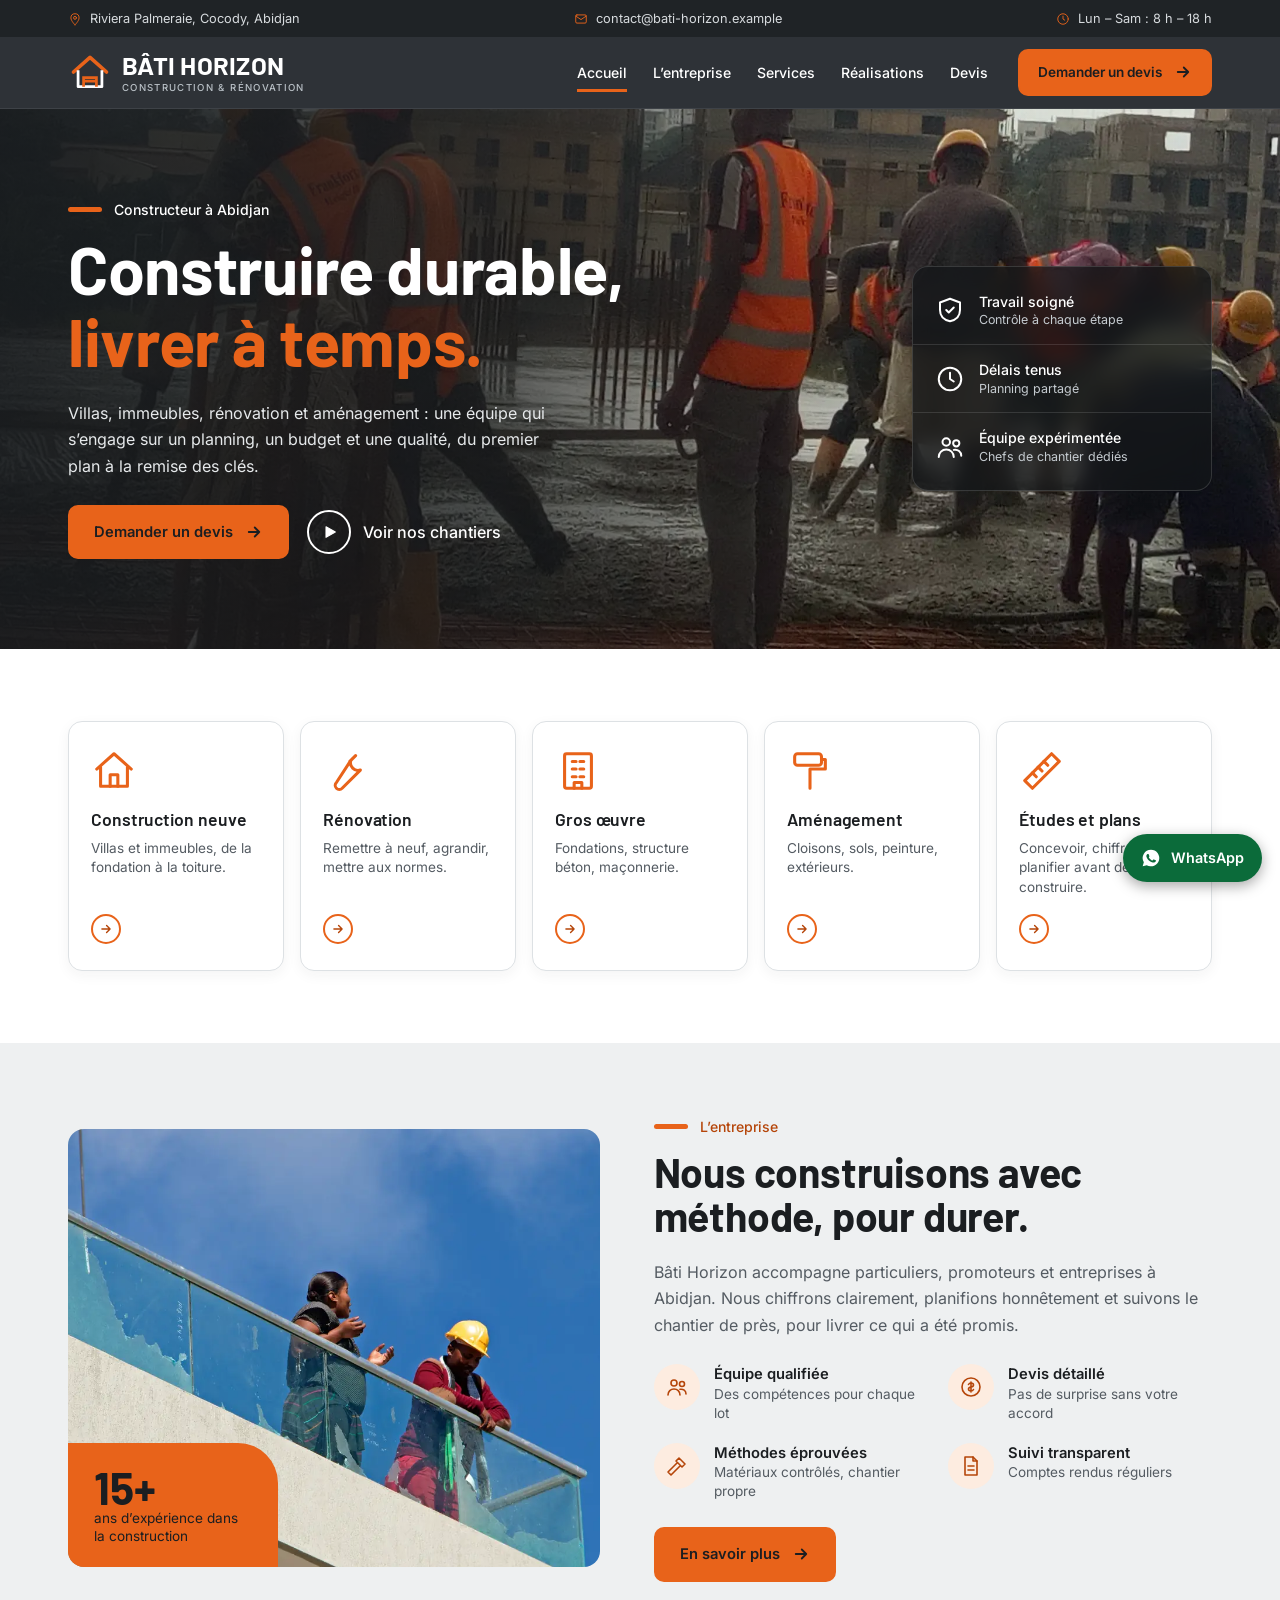
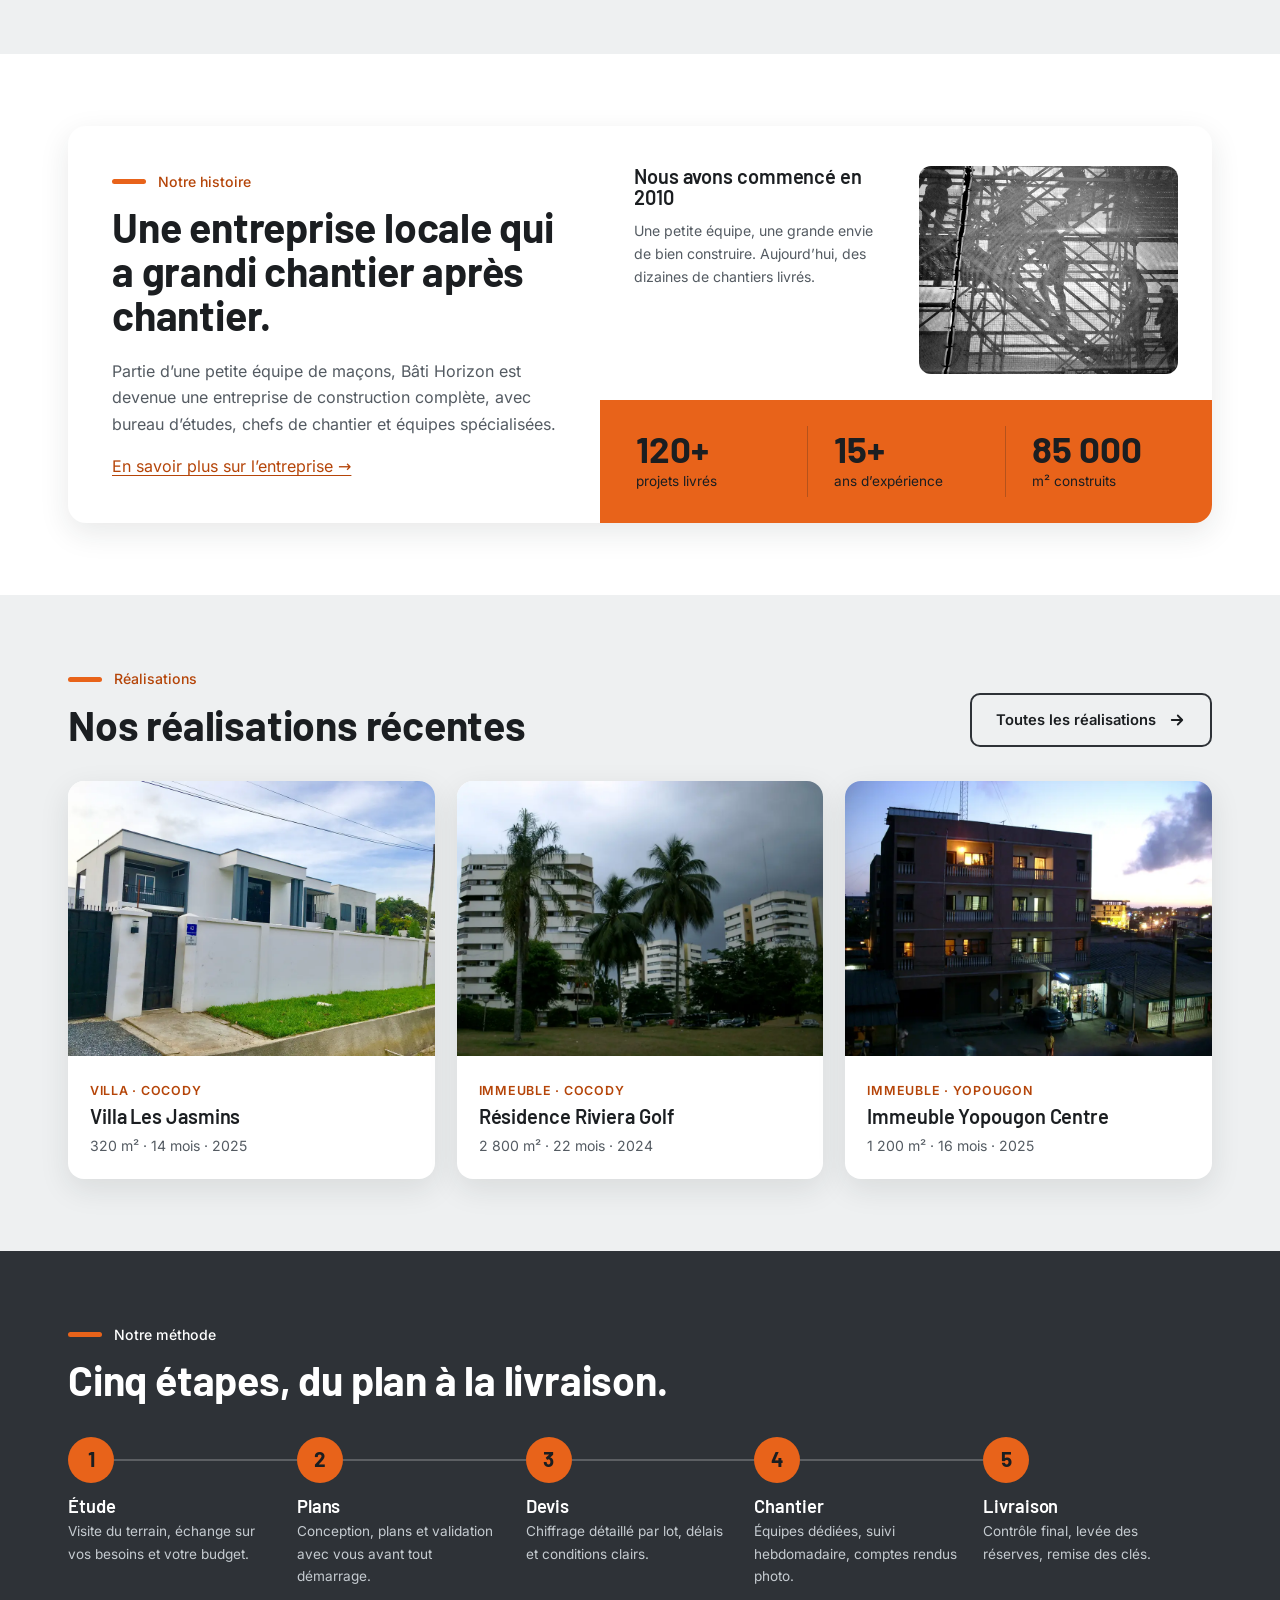
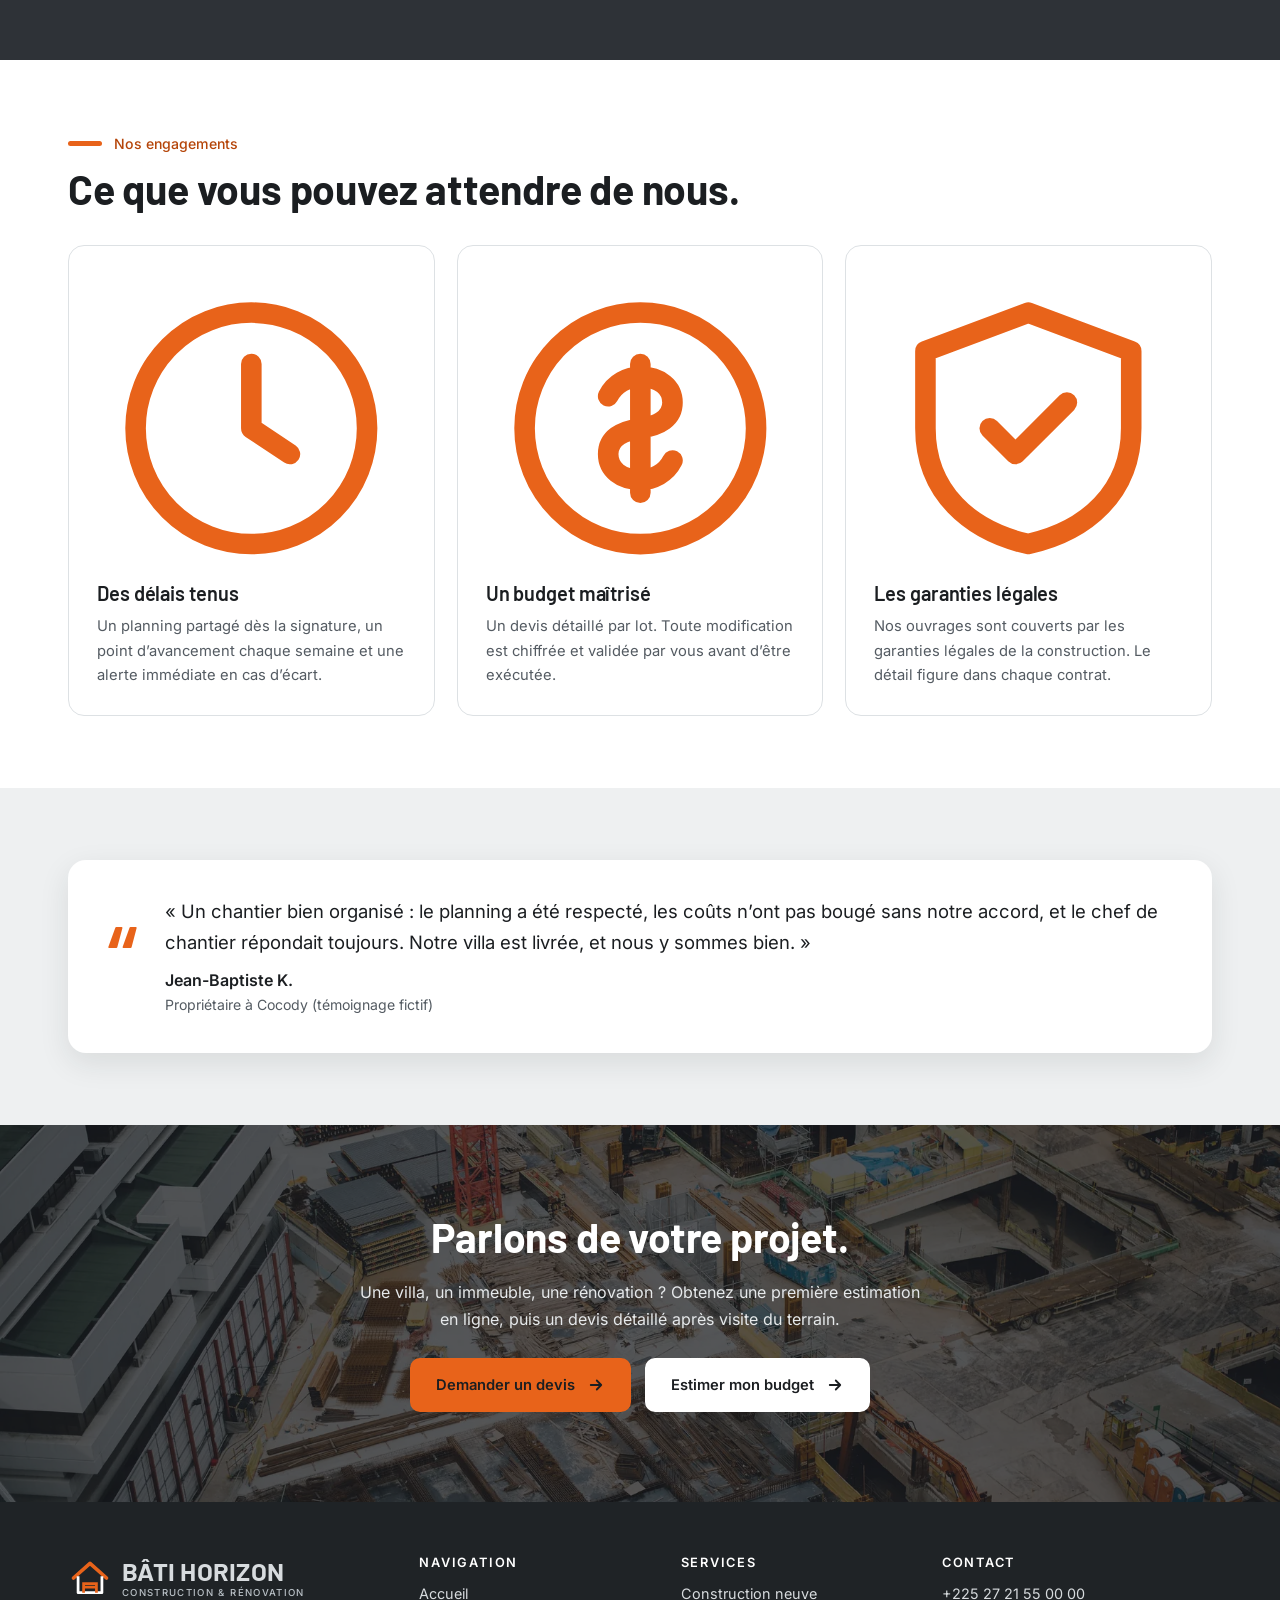
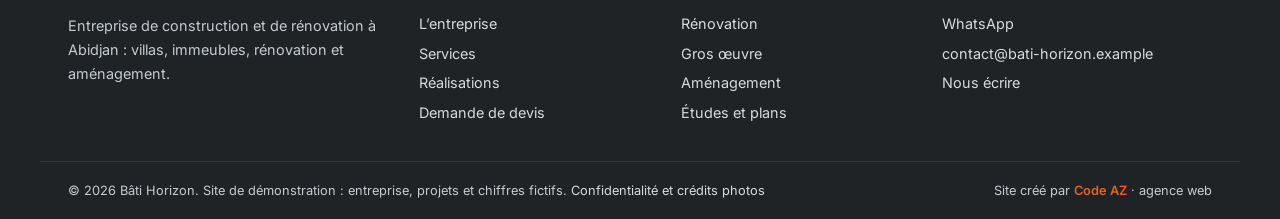
<file: index.html>
<!DOCTYPE html>
<html lang="fr">
<head>
<meta charset="utf-8">
<meta name="viewport" content="width=device-width, initial-scale=1">
<title>Bâti Horizon · Entreprise de construction et rénovation à Abidjan</title>
<meta name="description" content="Villas, immeubles, rénovation et aménagement à Abidjan. Réalisations, estimation de budget et demande de devis en ligne.">
<meta name="theme-color" content="#2E3237">
<link rel="icon" href="favicon.svg" type="image/svg+xml">
<link rel="preload" href="fonts/barlow-latin-700-normal.woff2" as="font" type="font/woff2" crossorigin>
<link rel="preload" href="fonts/inter-latin-400-normal.woff2" as="font" type="font/woff2" crossorigin>
<link rel="preload" href="img/hero.webp" as="image" type="image/webp">
<link rel="stylesheet" href="css/style.css">
<script type="application/ld+json">{"@context":"https://schema.org","@type":"GeneralContractor","name":"Bâti Horizon","description":"Entreprise de construction et de rénovation à Abidjan : villas, immeubles, rénovation, aménagement.","telephone":"+225 27 21 55 00 00","email":"contact@bati-horizon.example","address":{"@type":"PostalAddress","streetAddress":"Riviera Palmeraie","addressLocality":"Abidjan","addressRegion":"Cocody","addressCountry":"CI"},"openingHoursSpecification":[{"@type":"OpeningHoursSpecification","dayOfWeek":["Monday","Tuesday","Wednesday","Thursday","Friday","Saturday"],"opens":"08:00","closes":"18:00"}]}</script>
</head>
<body data-page="index">
<a class="skip" href="#contenu">Aller au contenu</a>
<div class="topbar"><div class="wrap"><span><svg class="" viewBox="0 0 24 24" fill="none" stroke="currentColor" stroke-width="1.6" stroke-linecap="round" stroke-linejoin="round" aria-hidden="true"><path d="M12 22s7-6.500 7-12a7 7 0 0 0-14 0c0 5.500 7 12 7 12z"/><circle cx="12" cy="10" r="2.500"/></svg>Riviera Palmeraie, Cocody, Abidjan</span><span><svg class="" viewBox="0 0 24 24" fill="none" stroke="currentColor" stroke-width="1.6" stroke-linecap="round" stroke-linejoin="round" aria-hidden="true"><rect x="3" y="5" width="18" height="14" rx="2"/><path d="M3 7l9 6 9-6"/></svg>contact@bati-horizon.example</span><span><svg class="" viewBox="0 0 24 24" fill="none" stroke="currentColor" stroke-width="1.6" stroke-linecap="round" stroke-linejoin="round" aria-hidden="true"><circle cx="12" cy="12" r="9"/><path d="M12 7v5l3 2"/></svg>Lun – Sam : 8 h – 18 h</span></div></div>
<header class="site-header"><div class="header-in">
<a class="brand" href="index.html" aria-label="Bâti Horizon, accueil"><svg viewBox="0 0 48 48" aria-hidden="true"><path d="M6 24L24 8l18 16" fill="none" stroke="#E8631A" stroke-width="4" stroke-linecap="round" stroke-linejoin="round"/><path d="M11 22v18h26V22" fill="none" stroke="#fff" stroke-width="3" stroke-linejoin="round"/><path d="M17 40V30h14v10M17 34h14" fill="none" stroke="#E8631A" stroke-width="3"/></svg><span><b>Bâti Horizon</b><small>Construction &amp; rénovation</small></span></a>
<button class="menu-btn" type="button" aria-expanded="false" aria-controls="nav" aria-label="Ouvrir le menu"><svg class="" viewBox="0 0 24 24" fill="none" stroke="currentColor" stroke-width="1.6" stroke-linecap="round" stroke-linejoin="round" aria-hidden="true"><path d="M4 7h16M4 12h16M4 17h16"/></svg></button>
<nav class="nav" id="nav" aria-label="Navigation principale"><ul><li><a href="index.html" aria-current="page">Accueil</a></li><li><a href="entreprise.html">L’entreprise</a></li><li><a href="services.html">Services</a></li><li><a href="realisations.html">Réalisations</a></li><li><a href="devis.html">Devis</a></li></ul><a class="btn sm" href="devis.html">Demander un devis <svg viewBox="0 0 24 24" fill="none" stroke="currentColor" stroke-width="2.4" stroke-linecap="round" stroke-linejoin="round" aria-hidden="true"><path d="M5 12h14M13 6l6 6-6 6"/></svg></a></nav>
</div></header>
<main id="contenu">

<section class="hero" style="padding:0">
<img src="img/hero.webp" width="1700" height="956" alt="Ouvriers en gilets orange coulant une dalle de béton sur un chantier" fetchpriority="high">
<div class="wrap">
<div><span class="tag">Constructeur à Abidjan</span><h1>Construire durable, <em>livrer à temps.</em></h1>
<p class="lead">Villas, immeubles, rénovation et aménagement : une équipe qui s’engage sur un planning, un budget et une qualité, du premier plan à la remise des clés.</p>
<div class="hero-actions"><a class="btn " href="devis.html">Demander un devis <svg viewBox="0 0 24 24" fill="none" stroke="currentColor" stroke-width="2.4" stroke-linecap="round" stroke-linejoin="round" aria-hidden="true"><path d="M5 12h14M13 6l6 6-6 6"/></svg></a><a class="play" href="realisations.html"><span><svg class="" viewBox="0 0 24 24" fill="none" stroke="currentColor" stroke-width="1.6" stroke-linecap="round" stroke-linejoin="round" aria-hidden="true"><path d="M6 4l14 8-14 8z" fill="currentColor"/></svg></span>Voir nos chantiers</a></div></div>
<div class="points"><div><svg class="" viewBox="0 0 24 24" fill="none" stroke="currentColor" stroke-width="1.6" stroke-linecap="round" stroke-linejoin="round" aria-hidden="true"><path d="M12 3l8 3v6c0 5-3.500 8-8 9-4.500-1-8-4-8-9V6z"/><path d="M9 12l2 2 4-4"/></svg><span>Travail soigné<small>Contrôle à chaque étape</small></span></div><div><svg class="" viewBox="0 0 24 24" fill="none" stroke="currentColor" stroke-width="1.6" stroke-linecap="round" stroke-linejoin="round" aria-hidden="true"><circle cx="12" cy="12" r="9"/><path d="M12 7v5l3 2"/></svg><span>Délais tenus<small>Planning partagé</small></span></div><div><svg class="" viewBox="0 0 24 24" fill="none" stroke="currentColor" stroke-width="1.6" stroke-linecap="round" stroke-linejoin="round" aria-hidden="true"><circle cx="9" cy="8" r="3"/><circle cx="17" cy="9" r="2.500"/><path d="M3 20c0-3.500 2.700-6 6-6s6 2.500 6 6M15 14.300c3.300-.6 6 1.500 6 4.700"/></svg><span>Équipe expérimentée<small>Chefs de chantier dédiés</small></span></div></div>
</div></section>

<section><div class="wrap"><div class="svc">
<a href="services.html"><span class="ic"><svg class="" viewBox="0 0 24 24" fill="none" stroke="currentColor" stroke-width="1.6" stroke-linecap="round" stroke-linejoin="round" aria-hidden="true"><path d="M3 11l9-8 9 8M5 10v10h14V10"/><path d="M10 20v-6h4v6"/></svg></span><h3>Construction neuve</h3><p>Villas et immeubles, de la fondation à la toiture.</p><span class="round"><svg viewBox="0 0 24 24" fill="none" stroke="currentColor" stroke-width="2.4" stroke-linecap="round" stroke-linejoin="round" aria-hidden="true"><path d="M5 12h14M13 6l6 6-6 6"/></svg></span></a>
<a href="services.html"><span class="ic"><svg class="" viewBox="0 0 24 24" fill="none" stroke="currentColor" stroke-width="1.6" stroke-linecap="round" stroke-linejoin="round" aria-hidden="true"><path d="M14.500 6.500a4 4 0 0 0 5 5l-9.500 9.500a2.100 2.100 0 0 1-3-3zM14 7l3-3"/></svg></span><h3>Rénovation</h3><p>Remettre à neuf, agrandir, mettre aux normes.</p><span class="round"><svg viewBox="0 0 24 24" fill="none" stroke="currentColor" stroke-width="2.4" stroke-linecap="round" stroke-linejoin="round" aria-hidden="true"><path d="M5 12h14M13 6l6 6-6 6"/></svg></span></a>
<a href="services.html"><span class="ic"><svg class="" viewBox="0 0 24 24" fill="none" stroke="currentColor" stroke-width="1.6" stroke-linecap="round" stroke-linejoin="round" aria-hidden="true"><rect x="5" y="3" width="14" height="18" rx="1"/><path d="M9 7h2M13 7h2M9 11h2M13 11h2M9 15h2M13 15h2M10 21v-3h4v3"/></svg></span><h3>Gros œuvre</h3><p>Fondations, structure béton, maçonnerie.</p><span class="round"><svg viewBox="0 0 24 24" fill="none" stroke="currentColor" stroke-width="2.4" stroke-linecap="round" stroke-linejoin="round" aria-hidden="true"><path d="M5 12h14M13 6l6 6-6 6"/></svg></span></a>
<a href="services.html"><span class="ic"><svg class="" viewBox="0 0 24 24" fill="none" stroke="currentColor" stroke-width="1.6" stroke-linecap="round" stroke-linejoin="round" aria-hidden="true"><rect x="4" y="3" width="14" height="6" rx="1.500"/><path d="M18 6h2v5h-8v3M12 14v7"/></svg></span><h3>Aménagement</h3><p>Cloisons, sols, peinture, extérieurs.</p><span class="round"><svg viewBox="0 0 24 24" fill="none" stroke="currentColor" stroke-width="2.4" stroke-linecap="round" stroke-linejoin="round" aria-hidden="true"><path d="M5 12h14M13 6l6 6-6 6"/></svg></span></a>
<a href="services.html"><span class="ic"><svg class="" viewBox="0 0 24 24" fill="none" stroke="currentColor" stroke-width="1.6" stroke-linecap="round" stroke-linejoin="round" aria-hidden="true"><path d="M3 17L17 3l4 4L7 21z"/><path d="M7 13l2 2M10 10l2 2M13 7l2 2"/></svg></span><h3>Études et plans</h3><p>Concevoir, chiffrer, planifier avant de construire.</p><span class="round"><svg viewBox="0 0 24 24" fill="none" stroke="currentColor" stroke-width="2.4" stroke-linecap="round" stroke-linejoin="round" aria-hidden="true"><path d="M5 12h14M13 6l6 6-6 6"/></svg></span></a>
</div></div></section>

<section class="alt"><div class="wrap about">
<div class="picbox"><img src="img/about.webp" width="1000" height="750" alt="Deux personnes en casque sur un balcon à garde-corps en verre, sous un ciel bleu" loading="lazy"><div class="badge"><b>15+</b><span>ans d’expérience dans la construction</span></div></div>
<div><span class="tag">L’entreprise</span><h2>Nous construisons avec méthode, pour durer.</h2>
<p style="color:var(--muted)">Bâti Horizon accompagne particuliers, promoteurs et entreprises à Abidjan. Nous chiffrons clairement, planifions honnêtement et suivons le chantier de près, pour livrer ce qui a été promis.</p>
<div class="feats">
<div><span class="fi"><svg class="" viewBox="0 0 24 24" fill="none" stroke="currentColor" stroke-width="1.6" stroke-linecap="round" stroke-linejoin="round" aria-hidden="true"><circle cx="9" cy="8" r="3"/><circle cx="17" cy="9" r="2.500"/><path d="M3 20c0-3.500 2.700-6 6-6s6 2.500 6 6M15 14.300c3.300-.6 6 1.500 6 4.700"/></svg></span><span><b>Équipe qualifiée</b>Des compétences pour chaque lot</span></div>
<div><span class="fi"><svg class="" viewBox="0 0 24 24" fill="none" stroke="currentColor" stroke-width="1.6" stroke-linecap="round" stroke-linejoin="round" aria-hidden="true"><circle cx="12" cy="12" r="9"/><path d="M12 7v10M9.500 9.500c.5-1 1.500-1.500 2.500-1.500 1.500 0 2.500.8 2.500 2s-1 1.800-2.500 2-2.500.8-2.500 2 1 2 2.500 2c1 0 2-.5 2.500-1.500"/></svg></span><span><b>Devis détaillé</b>Pas de surprise sans votre accord</span></div>
<div><span class="fi"><svg class="" viewBox="0 0 24 24" fill="none" stroke="currentColor" stroke-width="1.6" stroke-linecap="round" stroke-linejoin="round" aria-hidden="true"><path d="M14 4l6 6-3 3-6-6zM12 9L3 18l3 3 9-9"/></svg></span><span><b>Méthodes éprouvées</b>Matériaux contrôlés, chantier propre</span></div>
<div><span class="fi"><svg class="" viewBox="0 0 24 24" fill="none" stroke="currentColor" stroke-width="1.6" stroke-linecap="round" stroke-linejoin="round" aria-hidden="true"><path d="M6 3h8l4 4v14H6z"/><path d="M14 3v4h4M9 12h6M9 16h6"/></svg></span><span><b>Suivi transparent</b>Comptes rendus réguliers</span></div>
</div><a class="btn " href="entreprise.html">En savoir plus <svg viewBox="0 0 24 24" fill="none" stroke="currentColor" stroke-width="2.4" stroke-linecap="round" stroke-linejoin="round" aria-hidden="true"><path d="M5 12h14M13 6l6 6-6 6"/></svg></a></div>
</div></section>

<section><div class="wrap"><div class="story">
<div class="l"><span class="tag">Notre histoire</span><h2>Une entreprise locale qui a grandi chantier après chantier.</h2><p style="color:var(--muted)">Partie d’une petite équipe de maçons, Bâti Horizon est devenue une entreprise de construction complète, avec bureau d’études, chefs de chantier et équipes spécialisées.</p><a href="entreprise.html">En savoir plus sur l’entreprise →</a></div>
<div class="r"><div class="top"><div><h3>Nous avons commencé en 2010</h3><p style="font-size:.88rem;color:var(--muted);margin:0">Une petite équipe, une grande envie de bien construire. Aujourd’hui, des dizaines de chantiers livrés.</p></div><img src="img/echaf.webp" width="1100" height="733" alt="Silhouettes d’ouvriers sur un échafaudage, en noir et blanc" loading="lazy" style="border-radius:12px;min-height:150px"></div>
<div class="numbers"><div><b>120+</b><span>projets livrés</span></div><div><b>15+</b><span>ans d’expérience</span></div><div><b>85 000</b><span>m² construits</span></div></div></div>
</div></div></section>

<section class="alt"><div class="wrap">
<div class="head"><div><span class="tag">Réalisations</span><h2>Nos réalisations récentes</h2></div><a class="btn line" href="realisations.html">Toutes les réalisations <svg viewBox="0 0 24 24" fill="none" stroke="currentColor" stroke-width="2.4" stroke-linecap="round" stroke-linejoin="round" aria-hidden="true"><path d="M5 12h14M13 6l6 6-6 6"/></svg></a></div>
<div class="pgrid"><a class="proj" href="projet-villa-les-jasmins.html" data-type="villa" data-commune="Cocody"><img src="img/p-villa.webp" width="1000" height="750" alt="Villa contemporaine blanche et bleue derrière un mur de clôture" loading="lazy"><div class="b"><span class="m">Villa · Cocody</span><h3>Villa Les Jasmins</h3><p>320 m² · 14 mois · 2025</p></div></a>
<a class="proj" href="projet-residence-riviera-golf.html" data-type="immeuble" data-commune="Cocody"><img src="img/p-riviera.webp" width="1000" height="750" alt="Résidences en copropriété entourées de palmiers sous un ciel orageux" loading="lazy"><div class="b"><span class="m">Immeuble · Cocody</span><h3>Résidence Riviera Golf</h3><p>2 800 m² · 22 mois · 2024</p></div></a>
<a class="proj" href="projet-immeuble-yopougon-centre.html" data-type="immeuble" data-commune="Yopougon"><img src="img/p-yopougon.webp" width="1000" height="750" alt="Petit immeuble de quatre niveaux éclairé au crépuscule" loading="lazy"><div class="b"><span class="m">Immeuble · Yopougon</span><h3>Immeuble Yopougon Centre</h3><p>1 200 m² · 16 mois · 2025</p></div></a></div>
</div></section>

<section class="dark"><div class="wrap">
<div class="head"><div><span class="tag">Notre méthode</span><h2>Cinq étapes, du plan à la livraison.</h2></div></div>
<ol class="steps">
<li><h3>Étude</h3><p>Visite du terrain, échange sur vos besoins et votre budget.</p></li>
<li><h3>Plans</h3><p>Conception, plans et validation avec vous avant tout démarrage.</p></li>
<li><h3>Devis</h3><p>Chiffrage détaillé par lot, délais et conditions clairs.</p></li>
<li><h3>Chantier</h3><p>Équipes dédiées, suivi hebdomadaire, comptes rendus photo.</p></li>
<li><h3>Livraison</h3><p>Contrôle final, levée des réserves, remise des clés.</p></li>
</ol></div></section>

<section><div class="wrap">
<div class="head"><div><span class="tag">Nos engagements</span><h2>Ce que vous pouvez attendre de nous.</h2></div></div>
<div class="eng">
<div><span class="ic"><svg class="" viewBox="0 0 24 24" fill="none" stroke="currentColor" stroke-width="1.6" stroke-linecap="round" stroke-linejoin="round" aria-hidden="true"><circle cx="12" cy="12" r="9"/><path d="M12 7v5l3 2"/></svg></span><h3>Des délais tenus</h3><p>Un planning partagé dès la signature, un point d’avancement chaque semaine et une alerte immédiate en cas d’écart.</p></div>
<div><span class="ic"><svg class="" viewBox="0 0 24 24" fill="none" stroke="currentColor" stroke-width="1.6" stroke-linecap="round" stroke-linejoin="round" aria-hidden="true"><circle cx="12" cy="12" r="9"/><path d="M12 7v10M9.500 9.500c.5-1 1.500-1.500 2.500-1.500 1.500 0 2.500.8 2.500 2s-1 1.800-2.500 2-2.500.8-2.500 2 1 2 2.500 2c1 0 2-.5 2.500-1.500"/></svg></span><h3>Un budget maîtrisé</h3><p>Un devis détaillé par lot. Toute modification est chiffrée et validée par vous avant d’être exécutée.</p></div>
<div><span class="ic"><svg class="" viewBox="0 0 24 24" fill="none" stroke="currentColor" stroke-width="1.6" stroke-linecap="round" stroke-linejoin="round" aria-hidden="true"><path d="M12 3l8 3v6c0 5-3.500 8-8 9-4.500-1-8-4-8-9V6z"/><path d="M9 12l2 2 4-4"/></svg></span><h3>Les garanties légales</h3><p>Nos ouvrages sont couverts par les garanties légales de la construction. Le détail figure dans chaque contrat.</p></div>
</div></div></section>

<section class="alt"><div class="wrap"><div class="quote"><span class="q" aria-hidden="true">“</span><div><p>« Un chantier bien organisé : le planning a été respecté, les coûts n’ont pas bougé sans notre accord, et le chef de chantier répondait toujours. Notre villa est livrée, et nous y sommes bien. »</p><footer>Jean-Baptiste K.<span>Propriétaire à Cocody (témoignage fictif)</span></footer></div></div></div></section>

<section class="cta"><img src="img/cta.webp" width="1800" height="900" alt="Vue aérienne d’un grand chantier avec grues rouges et fondations" loading="lazy"><div class="wrap"><h2>Parlons de votre projet.</h2><p>Une villa, un immeuble, une rénovation ? Obtenez une première estimation en ligne, puis un devis détaillé après visite du terrain.</p><div class="row"><a class="btn " href="devis.html">Demander un devis <svg viewBox="0 0 24 24" fill="none" stroke="currentColor" stroke-width="2.4" stroke-linecap="round" stroke-linejoin="round" aria-hidden="true"><path d="M5 12h14M13 6l6 6-6 6"/></svg></a><a class="btn white" href="devis.html#estimateur">Estimer mon budget <svg viewBox="0 0 24 24" fill="none" stroke="currentColor" stroke-width="2.4" stroke-linecap="round" stroke-linejoin="round" aria-hidden="true"><path d="M5 12h14M13 6l6 6-6 6"/></svg></a></div></div></section>
</main>
<footer class="site-footer"><div class="foot">
<div><a class="brand" href="index.html"><svg viewBox="0 0 48 48" aria-hidden="true"><path d="M6 24L24 8l18 16" fill="none" stroke="#E8631A" stroke-width="4" stroke-linecap="round" stroke-linejoin="round"/><path d="M11 22v18h26V22" fill="none" stroke="#fff" stroke-width="3" stroke-linejoin="round"/><path d="M17 40V30h14v10M17 34h14" fill="none" stroke="#E8631A" stroke-width="3"/></svg><span><b>Bâti Horizon</b><small>Construction &amp; rénovation</small></span></a><p>Entreprise de construction et de rénovation à Abidjan : villas, immeubles, rénovation et aménagement.</p></div>
<div><h2>Navigation</h2><a href="index.html">Accueil</a><a href="entreprise.html">L’entreprise</a><a href="services.html">Services</a><a href="realisations.html">Réalisations</a><a href="devis.html">Demande de devis</a></div>
<div><h2>Services</h2><a href="services.html">Construction neuve</a><a href="services.html">Rénovation</a><a href="services.html">Gros œuvre</a><a href="services.html">Aménagement</a><a href="services.html">Études et plans</a></div>
<div><h2>Contact</h2><a href="tel:+22527215500000">+225 27 21 55 00 00</a><a href="https://wa.me/2250700000000" rel="noopener">WhatsApp</a><a href="mailto:contact@bati-horizon.example">contact@bati-horizon.example</a><a href="entreprise.html#contact">Nous écrire</a></div>
</div>
<div class="legal"><span>© 2026 Bâti Horizon. Site de démonstration : entreprise, projets et chiffres fictifs. <a href="confidentialite.html" style="display:inline">Confidentialité et crédits photos</a></span><span class="signature">Site créé par <a href="https://agnissanisaac.com" rel="noopener">Code AZ</a> · agence web</span></div>
</footer>
<a class="wa" href="https://wa.me/2250700000000" rel="noopener" aria-label="Écrire à l’entreprise sur WhatsApp"><svg viewBox="0 0 24 24" fill="currentColor" aria-hidden="true"><path d="M12 2a10 10 0 0 0-8.6 15.1L2 22l5-1.3A10 10 0 1 0 12 2zm5.3 14.2c-.2.6-1.3 1.2-1.8 1.2-.5.1-1 .2-3.3-.7-2.800-1.200-4.600-4-4.700-4.200-.1-.2-1.100-1.500-1.100-2.800s.7-2 1-2.300c.2-.3.500-.3.700-.3h.5c.2 0 .4 0 .6.5l.8 2c.1.2.1.4 0 .5l-.4.6c-.1.2-.3.3-.1.6.2.3.8 1.300 1.700 2.100 1.100 1 2.100 1.300 2.400 1.500.3.1.4.1.6-.1l.8-1c.2-.3.4-.2.6-.1l1.900.9c.3.1.5.2.5.3.1.2.1.8-.1 1.400z"/></svg><span>WhatsApp</span></a>
<script src="js/data.js"></script>
<script src="js/main.js" defer></script>
</body>
</html>
</file>
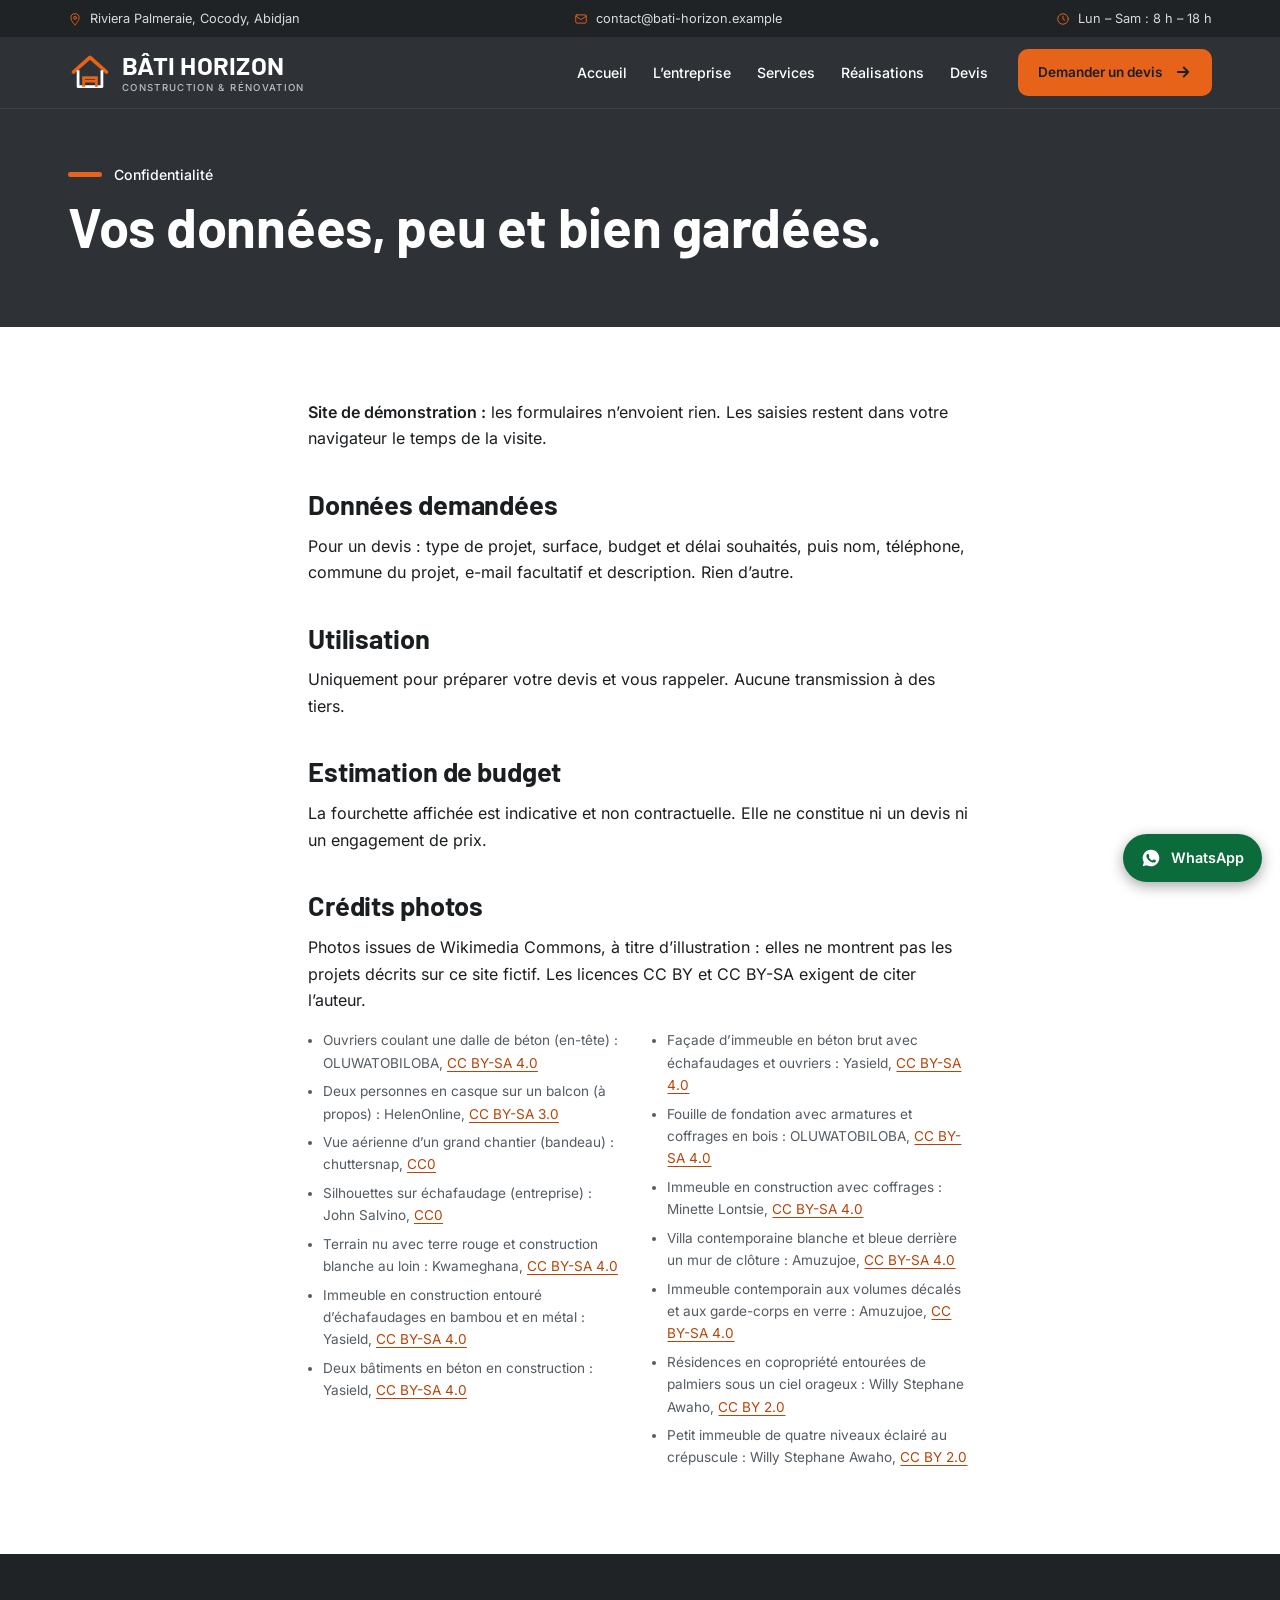
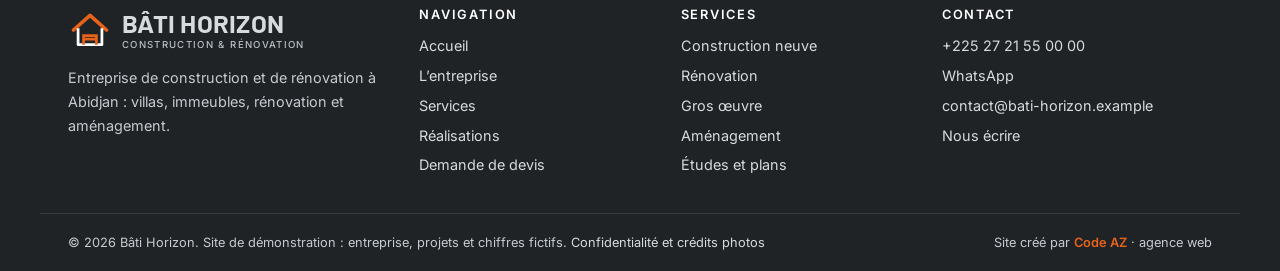
<file: confidentialite.html>
<!DOCTYPE html>
<html lang="fr">
<head>
<meta charset="utf-8">
<meta name="viewport" content="width=device-width, initial-scale=1">
<title>Confidentialité et crédits photos · Bâti Horizon</title>
<meta name="description" content="Comment Bâti Horizon utilise les informations des demandes de devis, et crédits des photographies.">
<meta name="theme-color" content="#2E3237">
<link rel="icon" href="favicon.svg" type="image/svg+xml">
<link rel="preload" href="fonts/barlow-latin-700-normal.woff2" as="font" type="font/woff2" crossorigin>
<link rel="preload" href="fonts/inter-latin-400-normal.woff2" as="font" type="font/woff2" crossorigin>
<link rel="stylesheet" href="css/style.css">
</head>
<body data-page="page">
<a class="skip" href="#contenu">Aller au contenu</a>
<div class="topbar"><div class="wrap"><span><svg class="" viewBox="0 0 24 24" fill="none" stroke="currentColor" stroke-width="1.6" stroke-linecap="round" stroke-linejoin="round" aria-hidden="true"><path d="M12 22s7-6.500 7-12a7 7 0 0 0-14 0c0 5.500 7 12 7 12z"/><circle cx="12" cy="10" r="2.500"/></svg>Riviera Palmeraie, Cocody, Abidjan</span><span><svg class="" viewBox="0 0 24 24" fill="none" stroke="currentColor" stroke-width="1.6" stroke-linecap="round" stroke-linejoin="round" aria-hidden="true"><rect x="3" y="5" width="18" height="14" rx="2"/><path d="M3 7l9 6 9-6"/></svg>contact@bati-horizon.example</span><span><svg class="" viewBox="0 0 24 24" fill="none" stroke="currentColor" stroke-width="1.6" stroke-linecap="round" stroke-linejoin="round" aria-hidden="true"><circle cx="12" cy="12" r="9"/><path d="M12 7v5l3 2"/></svg>Lun – Sam : 8 h – 18 h</span></div></div>
<header class="site-header"><div class="header-in">
<a class="brand" href="index.html" aria-label="Bâti Horizon, accueil"><svg viewBox="0 0 48 48" aria-hidden="true"><path d="M6 24L24 8l18 16" fill="none" stroke="#E8631A" stroke-width="4" stroke-linecap="round" stroke-linejoin="round"/><path d="M11 22v18h26V22" fill="none" stroke="#fff" stroke-width="3" stroke-linejoin="round"/><path d="M17 40V30h14v10M17 34h14" fill="none" stroke="#E8631A" stroke-width="3"/></svg><span><b>Bâti Horizon</b><small>Construction &amp; rénovation</small></span></a>
<button class="menu-btn" type="button" aria-expanded="false" aria-controls="nav" aria-label="Ouvrir le menu"><svg class="" viewBox="0 0 24 24" fill="none" stroke="currentColor" stroke-width="1.6" stroke-linecap="round" stroke-linejoin="round" aria-hidden="true"><path d="M4 7h16M4 12h16M4 17h16"/></svg></button>
<nav class="nav" id="nav" aria-label="Navigation principale"><ul><li><a href="index.html">Accueil</a></li><li><a href="entreprise.html">L’entreprise</a></li><li><a href="services.html">Services</a></li><li><a href="realisations.html">Réalisations</a></li><li><a href="devis.html">Devis</a></li></ul><a class="btn sm" href="devis.html">Demander un devis <svg viewBox="0 0 24 24" fill="none" stroke="currentColor" stroke-width="2.4" stroke-linecap="round" stroke-linejoin="round" aria-hidden="true"><path d="M5 12h14M13 6l6 6-6 6"/></svg></a></nav>
</div></header>
<main id="contenu">

<div class="page-title"><div class="wrap"><span class="tag">Confidentialité</span><h1>Vos données, peu et bien gardées.</h1></div></div>
<section><div class="wrap prose">
<p><strong>Site de démonstration :</strong> les formulaires n’envoient rien. Les saisies restent dans votre navigateur le temps de la visite.</p>
<h2>Données demandées</h2><p>Pour un devis : type de projet, surface, budget et délai souhaités, puis nom, téléphone, commune du projet, e-mail facultatif et description. Rien d’autre.</p>
<h2>Utilisation</h2><p>Uniquement pour préparer votre devis et vous rappeler. Aucune transmission à des tiers.</p>
<h2>Estimation de budget</h2><p>La fourchette affichée est indicative et non contractuelle. Elle ne constitue ni un devis ni un engagement de prix.</p>
<h2 id="credits">Crédits photos</h2><p>Photos issues de Wikimedia Commons, à titre d’illustration : elles ne montrent pas les projets décrits sur ce site fictif. Les licences CC BY et CC BY-SA exigent de citer l’auteur.</p>
<ul class="credits"><li>Ouvriers coulant une dalle de béton (en-tête) : OLUWATOBILOBA, <a href="https://commons.wikimedia.org/wiki/File:Construction_workers_in_Lagos,Nigeria_01.jpg" rel="noopener">CC BY-SA 4.0</a></li><li>Deux personnes en casque sur un balcon (à propos) : HelenOnline, <a href="https://commons.wikimedia.org/wiki/File:Construction_worker_CT.jpg" rel="noopener">CC BY-SA 3.0</a></li><li>Vue aérienne d’un grand chantier (bandeau) : chuttersnap, <a href="https://commons.wikimedia.org/wiki/File:View_Above_Construction_Site_(Unsplash).jpg" rel="noopener">CC0</a></li><li>Silhouettes sur échafaudage (entreprise) : John Salvino, <a href="https://commons.wikimedia.org/wiki/File:Construction_Work_(Unsplash).jpg" rel="noopener">CC0</a></li><li>Terrain nu avec terre rouge et construction blanche au loin : Kwameghana, <a href="https://commons.wikimedia.org/wiki/File:Modern_house_under_construction.jpg" rel="noopener">CC BY-SA 4.0</a></li><li>Immeuble en construction entouré d’échafaudages en bambou et en métal : Yasield, <a href="https://commons.wikimedia.org/wiki/File:Maçons_au_travail_01.jpg" rel="noopener">CC BY-SA 4.0</a></li><li>Deux bâtiments en béton en construction : Yasield, <a href="https://commons.wikimedia.org/wiki/File:Maçons_au_travail_03.jpg" rel="noopener">CC BY-SA 4.0</a></li><li>Façade d’immeuble en béton brut avec échafaudages et ouvriers : Yasield, <a href="https://commons.wikimedia.org/wiki/File:Maçons_au_travail_08.jpg" rel="noopener">CC BY-SA 4.0</a></li><li>Fouille de fondation avec armatures et coffrages en bois : OLUWATOBILOBA, <a href="https://commons.wikimedia.org/wiki/File:Construction_workers_in_Lagos,Nigeria_03.jpg" rel="noopener">CC BY-SA 4.0</a></li><li>Immeuble en construction avec coffrages : Minette Lontsie, <a href="https://commons.wikimedia.org/wiki/File:Construction_Workers_in_Douala.jpg" rel="noopener">CC BY-SA 4.0</a></li><li>Villa contemporaine blanche et bleue derrière un mur de clôture : Amuzujoe, <a href="https://commons.wikimedia.org/wiki/File:Apartments_East_Cantonment.jpg" rel="noopener">CC BY-SA 4.0</a></li><li>Immeuble contemporain aux volumes décalés et aux garde-corps en verre : Amuzujoe, <a href="https://commons.wikimedia.org/wiki/File:Apartment_Modern.jpg" rel="noopener">CC BY-SA 4.0</a></li><li>Résidences en copropriété entourées de palmiers sous un ciel orageux : Willy Stephane Awaho, <a href="https://commons.wikimedia.org/wiki/File:Copropriétés_Abidjan_Riviéra_Golf.jpg" rel="noopener">CC BY 2.0</a></li><li>Petit immeuble de quatre niveaux éclairé au crépuscule : Willy Stephane Awaho, <a href="https://commons.wikimedia.org/wiki/File:Petit_immeuble_à_Yopougon.jpg" rel="noopener">CC BY 2.0</a></li></ul>
</div></section>
</main>
<footer class="site-footer"><div class="foot">
<div><a class="brand" href="index.html"><svg viewBox="0 0 48 48" aria-hidden="true"><path d="M6 24L24 8l18 16" fill="none" stroke="#E8631A" stroke-width="4" stroke-linecap="round" stroke-linejoin="round"/><path d="M11 22v18h26V22" fill="none" stroke="#fff" stroke-width="3" stroke-linejoin="round"/><path d="M17 40V30h14v10M17 34h14" fill="none" stroke="#E8631A" stroke-width="3"/></svg><span><b>Bâti Horizon</b><small>Construction &amp; rénovation</small></span></a><p>Entreprise de construction et de rénovation à Abidjan : villas, immeubles, rénovation et aménagement.</p></div>
<div><h2>Navigation</h2><a href="index.html">Accueil</a><a href="entreprise.html">L’entreprise</a><a href="services.html">Services</a><a href="realisations.html">Réalisations</a><a href="devis.html">Demande de devis</a></div>
<div><h2>Services</h2><a href="services.html">Construction neuve</a><a href="services.html">Rénovation</a><a href="services.html">Gros œuvre</a><a href="services.html">Aménagement</a><a href="services.html">Études et plans</a></div>
<div><h2>Contact</h2><a href="tel:+22527215500000">+225 27 21 55 00 00</a><a href="https://wa.me/2250700000000" rel="noopener">WhatsApp</a><a href="mailto:contact@bati-horizon.example">contact@bati-horizon.example</a><a href="entreprise.html#contact">Nous écrire</a></div>
</div>
<div class="legal"><span>© 2026 Bâti Horizon. Site de démonstration : entreprise, projets et chiffres fictifs. <a href="confidentialite.html" style="display:inline">Confidentialité et crédits photos</a></span><span class="signature">Site créé par <a href="https://agnissanisaac.com" rel="noopener">Code AZ</a> · agence web</span></div>
</footer>
<a class="wa" href="https://wa.me/2250700000000" rel="noopener" aria-label="Écrire à l’entreprise sur WhatsApp"><svg viewBox="0 0 24 24" fill="currentColor" aria-hidden="true"><path d="M12 2a10 10 0 0 0-8.6 15.1L2 22l5-1.3A10 10 0 1 0 12 2zm5.3 14.2c-.2.6-1.3 1.2-1.8 1.2-.5.1-1 .2-3.3-.7-2.800-1.200-4.600-4-4.700-4.200-.1-.2-1.100-1.500-1.100-2.800s.7-2 1-2.300c.2-.3.500-.3.700-.3h.5c.2 0 .4 0 .6.5l.8 2c.1.2.1.4 0 .5l-.4.6c-.1.2-.3.3-.1.6.2.3.8 1.300 1.700 2.100 1.100 1 2.100 1.300 2.400 1.500.3.1.4.1.6-.1l.8-1c.2-.3.4-.2.6-.1l1.900.9c.3.1.5.2.5.3.1.2.1.8-.1 1.400z"/></svg><span>WhatsApp</span></a>
<script src="js/data.js"></script>
<script src="js/main.js" defer></script>
</body>
</html>
</file>
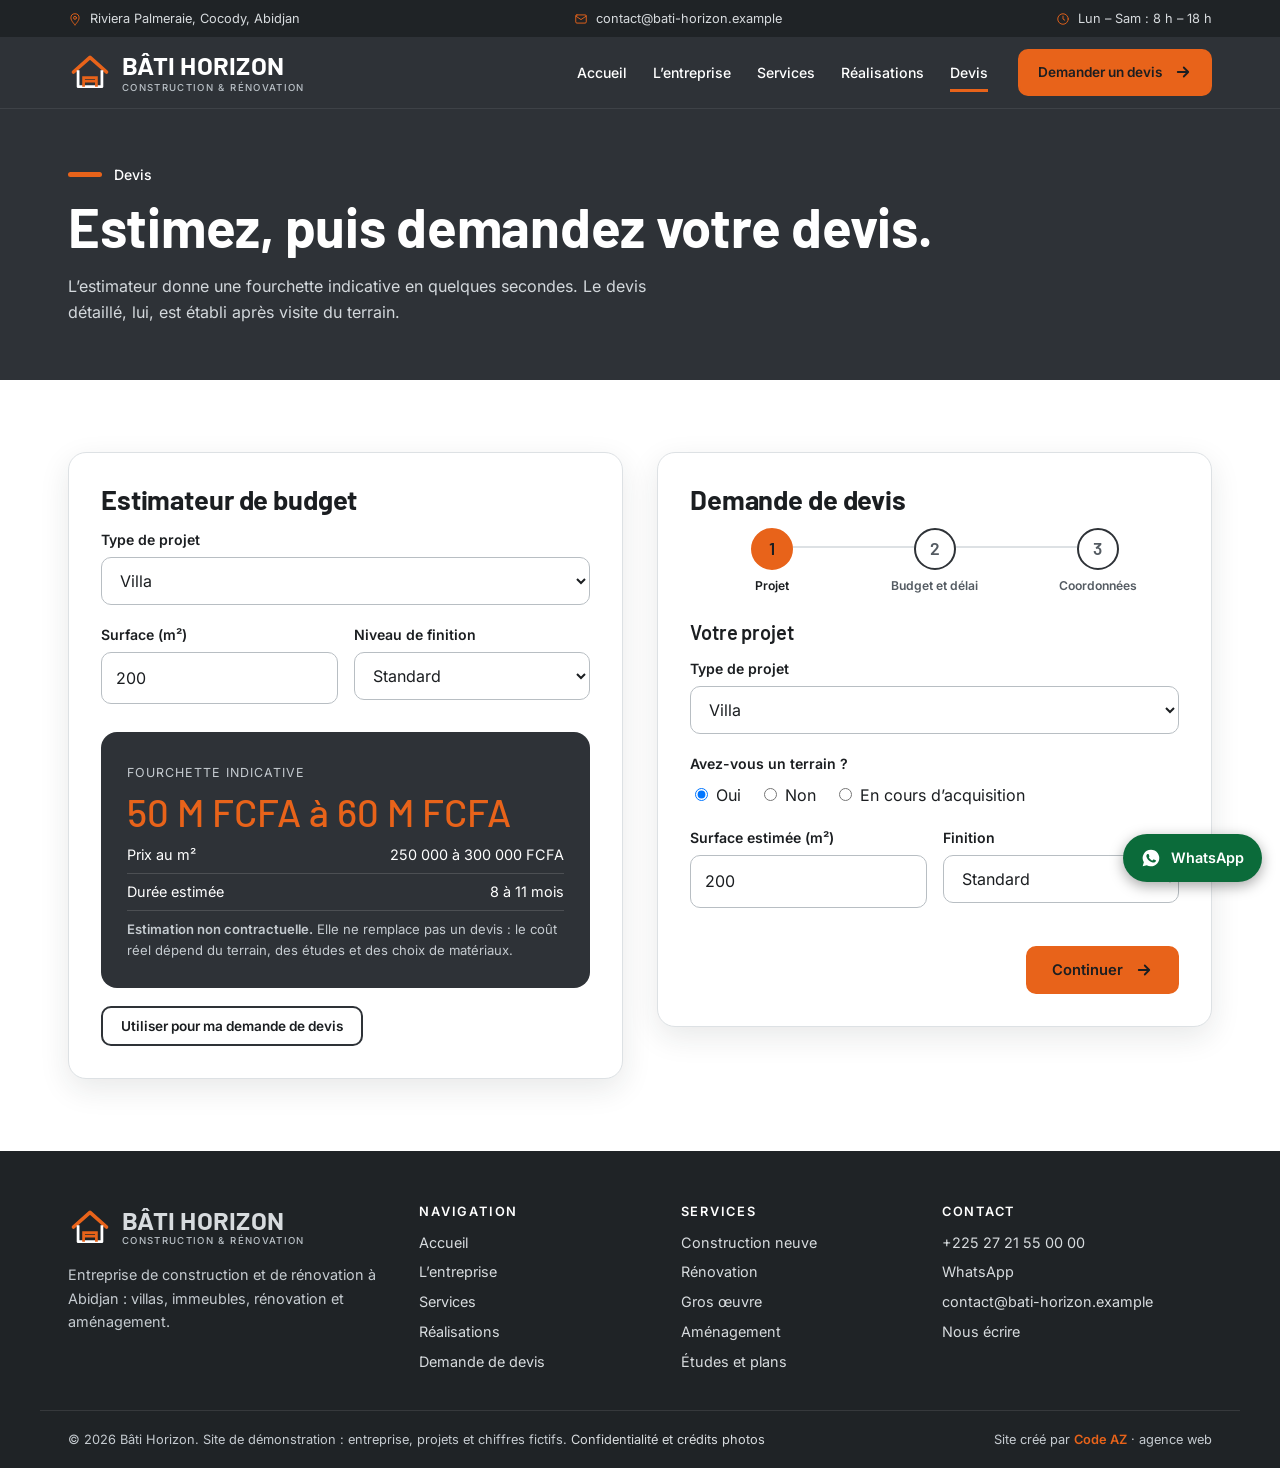
<file: devis.html>
<!DOCTYPE html>
<html lang="fr">
<head>
<meta charset="utf-8">
<meta name="viewport" content="width=device-width, initial-scale=1">
<title>Demande de devis et estimation de budget · Bâti Horizon</title>
<meta name="description" content="Estimez le budget de votre projet de construction ou de rénovation à Abidjan (fourchette indicative en FCFA), puis demandez un devis détaillé en trois étapes.">
<meta name="theme-color" content="#2E3237">
<link rel="icon" href="favicon.svg" type="image/svg+xml">
<link rel="preload" href="fonts/barlow-latin-700-normal.woff2" as="font" type="font/woff2" crossorigin>
<link rel="preload" href="fonts/inter-latin-400-normal.woff2" as="font" type="font/woff2" crossorigin>
<link rel="stylesheet" href="css/style.css">
</head>
<body data-page="devis">
<a class="skip" href="#contenu">Aller au contenu</a>
<div class="topbar"><div class="wrap"><span><svg class="" viewBox="0 0 24 24" fill="none" stroke="currentColor" stroke-width="1.6" stroke-linecap="round" stroke-linejoin="round" aria-hidden="true"><path d="M12 22s7-6.500 7-12a7 7 0 0 0-14 0c0 5.500 7 12 7 12z"/><circle cx="12" cy="10" r="2.500"/></svg>Riviera Palmeraie, Cocody, Abidjan</span><span><svg class="" viewBox="0 0 24 24" fill="none" stroke="currentColor" stroke-width="1.6" stroke-linecap="round" stroke-linejoin="round" aria-hidden="true"><rect x="3" y="5" width="18" height="14" rx="2"/><path d="M3 7l9 6 9-6"/></svg>contact@bati-horizon.example</span><span><svg class="" viewBox="0 0 24 24" fill="none" stroke="currentColor" stroke-width="1.6" stroke-linecap="round" stroke-linejoin="round" aria-hidden="true"><circle cx="12" cy="12" r="9"/><path d="M12 7v5l3 2"/></svg>Lun – Sam : 8 h – 18 h</span></div></div>
<header class="site-header"><div class="header-in">
<a class="brand" href="index.html" aria-label="Bâti Horizon, accueil"><svg viewBox="0 0 48 48" aria-hidden="true"><path d="M6 24L24 8l18 16" fill="none" stroke="#E8631A" stroke-width="4" stroke-linecap="round" stroke-linejoin="round"/><path d="M11 22v18h26V22" fill="none" stroke="#fff" stroke-width="3" stroke-linejoin="round"/><path d="M17 40V30h14v10M17 34h14" fill="none" stroke="#E8631A" stroke-width="3"/></svg><span><b>Bâti Horizon</b><small>Construction &amp; rénovation</small></span></a>
<button class="menu-btn" type="button" aria-expanded="false" aria-controls="nav" aria-label="Ouvrir le menu"><svg class="" viewBox="0 0 24 24" fill="none" stroke="currentColor" stroke-width="1.6" stroke-linecap="round" stroke-linejoin="round" aria-hidden="true"><path d="M4 7h16M4 12h16M4 17h16"/></svg></button>
<nav class="nav" id="nav" aria-label="Navigation principale"><ul><li><a href="index.html">Accueil</a></li><li><a href="entreprise.html">L’entreprise</a></li><li><a href="services.html">Services</a></li><li><a href="realisations.html">Réalisations</a></li><li><a href="devis.html" aria-current="page">Devis</a></li></ul><a class="btn sm" href="devis.html">Demander un devis <svg viewBox="0 0 24 24" fill="none" stroke="currentColor" stroke-width="2.4" stroke-linecap="round" stroke-linejoin="round" aria-hidden="true"><path d="M5 12h14M13 6l6 6-6 6"/></svg></a></nav>
</div></header>
<main id="contenu">

<div class="page-title"><div class="wrap"><span class="tag">Devis</span><h1>Estimez, puis demandez votre devis.</h1><p>L’estimateur donne une fourchette indicative en quelques secondes. Le devis détaillé, lui, est établi après visite du terrain.</p></div></div>
<section><div class="wrap quoteg">
<div class="card" id="estimateur"><h2>Estimateur de budget</h2>
<div class="field"><label class="f" for="e-type">Type de projet</label><select id="e-type" style="width:100%"><option value="villa">Villa</option><option value="immeuble">Immeuble</option><option value="renovation">Rénovation</option><option value="commercial">Commercial</option></select></div>
<div class="row2"><div class="field"><label class="f" for="e-m2">Surface (m²)</label><input id="e-m2" type="number" min="20" max="20000" step="10" value="200"></div>
<div class="field"><label class="f" for="e-fin">Niveau de finition</label><select id="e-fin" style="width:100%"><option value="std">Standard</option><option value="conf">Confort</option><option value="prem">Premium</option></select></div></div>
<div class="range" aria-live="polite"><span class="k">Fourchette indicative</span><p class="big" id="e-out">—</p><div class="ln"><span>Prix au m²</span><span id="e-pm">—</span></div><div class="ln"><span>Durée estimée</span><span id="e-dur">—</span></div><p><strong>Estimation non contractuelle.</strong> Elle ne remplace pas un devis : le coût réel dépend du terrain, des études et des choix de matériaux.</p></div>
<p style="margin:18px 0 0"><button type="button" class="btn sm line" id="e-use">Utiliser pour ma demande de devis</button></p></div>
<form class="card" id="quote" novalidate aria-label="Demande de devis"><h2>Demande de devis</h2>
<ol class="progress" aria-label="Progression"><li data-n="1" class="on">Projet</li><li data-n="2">Budget et délai</li><li data-n="3">Coordonnées</li></ol>
<div class="step on" id="s1"><h3 tabindex="-1" style="margin-bottom:14px">Votre projet</h3>
<div class="field"><label class="f" for="q-type">Type de projet</label><select id="q-type" style="width:100%"><option value="villa">Villa</option><option value="immeuble">Immeuble</option><option value="renovation">Rénovation</option><option value="commercial">Commercial</option></select></div>
<fieldset style="border:0;padding:0;margin:0 0 18px"><legend>Avez-vous un terrain ?</legend><label style="margin-right:18px"><input type="radio" name="terrain" value="oui" checked> Oui</label><label style="margin-right:18px"><input type="radio" name="terrain" value="non"> Non</label><label><input type="radio" name="terrain" value="cours"> En cours d’acquisition</label></fieldset>
<div class="row2"><div class="field"><label class="f" for="q-m2">Surface estimée (m²)</label><input id="q-m2" type="number" min="20" step="10" value="200" required><p class="err" data-err-for="q-m2">Indiquez une surface.</p></div>
<div class="field"><label class="f" for="q-fin">Finition</label><select id="q-fin" style="width:100%"><option value="std">Standard</option><option value="conf">Confort</option><option value="prem">Premium</option></select></div></div>
<div class="nav-btns"><span></span><button type="button" class="btn" data-next>Continuer <svg viewBox="0 0 24 24" fill="none" stroke="currentColor" stroke-width="2.4" stroke-linecap="round" stroke-linejoin="round" aria-hidden="true"><path d="M5 12h14M13 6l6 6-6 6"/></svg></button></div></div>
<div class="step" id="s2"><h3 tabindex="-1" style="margin-bottom:14px">Budget et délai</h3>
<div class="field"><label class="f" for="q-bud">Budget envisagé</label><select id="q-bud" style="width:100%"><option>Moins de 50 millions FCFA</option><option>50 à 100 millions FCFA</option><option>100 à 200 millions FCFA</option><option>200 à 500 millions FCFA</option><option>Plus de 500 millions FCFA</option><option selected>Je ne sais pas encore</option></select></div>
<div class="field"><label class="f" for="q-del">Délai souhaité</label><select id="q-del" style="width:100%"><option>Dès que possible</option><option selected>Dans les 3 à 6 mois</option><option>Dans les 6 à 12 mois</option><option>Dans plus d’un an</option></select></div>
<div class="nav-btns"><button type="button" class="btn line" data-prev>Retour</button><button type="button" class="btn" data-next>Continuer <svg viewBox="0 0 24 24" fill="none" stroke="currentColor" stroke-width="2.4" stroke-linecap="round" stroke-linejoin="round" aria-hidden="true"><path d="M5 12h14M13 6l6 6-6 6"/></svg></button></div></div>
<div class="step" id="s3"><h3 tabindex="-1" style="margin-bottom:14px">Vos coordonnées</h3>
<div class="row2"><div class="field"><label class="f" for="q-nom">Nom et prénom</label><input id="q-nom" type="text" autocomplete="name" required><p class="err" data-err-for="q-nom">Indiquez votre nom.</p></div>
<div class="field"><label class="f" for="q-tel">Téléphone</label><input id="q-tel" type="tel" autocomplete="tel" placeholder="+225 07 00 00 00 00" required><p class="err" data-err-for="q-tel">Indiquez un numéro valide.</p></div></div>
<div class="row2"><div class="field"><label class="f" for="q-com">Commune du projet</label><input id="q-com" type="text" required><p class="err" data-err-for="q-com">Indiquez la commune.</p></div><div class="field"><label class="f" for="q-mail">E-mail (facultatif)</label><input id="q-mail" type="email" autocomplete="email"></div></div>
<div class="field"><label class="f" for="q-msg">Décrivez votre projet (facultatif)</label><textarea id="q-msg" rows="3"></textarea></div>
<div class="check"><input id="q-ok" type="checkbox" required><label for="q-ok">J’accepte que Bâti Horizon utilise ces informations pour préparer mon devis, selon la <a href="confidentialite.html">politique de confidentialité</a>.</label></div><p class="err" data-err-for="q-ok">Le consentement est nécessaire.</p>
<div class="nav-btns"><button type="button" class="btn line" data-prev>Retour</button><button type="submit" class="btn">Envoyer ma demande</button></div></div>
<div class="ok" id="done" role="status"><p class="tag" style="justify-content:center">Demande reçue</p><p class="ref" id="d-ref"></p><p>Merci <strong id="d-name"></strong>. Un conducteur de travaux vous rappelle sous 48 heures pour convenir d’une visite du terrain.</p><p class="note">Démonstration : aucune donnée n’a été envoyée.</p></div>
</form>
</div></section>
</main>
<footer class="site-footer"><div class="foot">
<div><a class="brand" href="index.html"><svg viewBox="0 0 48 48" aria-hidden="true"><path d="M6 24L24 8l18 16" fill="none" stroke="#E8631A" stroke-width="4" stroke-linecap="round" stroke-linejoin="round"/><path d="M11 22v18h26V22" fill="none" stroke="#fff" stroke-width="3" stroke-linejoin="round"/><path d="M17 40V30h14v10M17 34h14" fill="none" stroke="#E8631A" stroke-width="3"/></svg><span><b>Bâti Horizon</b><small>Construction &amp; rénovation</small></span></a><p>Entreprise de construction et de rénovation à Abidjan : villas, immeubles, rénovation et aménagement.</p></div>
<div><h2>Navigation</h2><a href="index.html">Accueil</a><a href="entreprise.html">L’entreprise</a><a href="services.html">Services</a><a href="realisations.html">Réalisations</a><a href="devis.html">Demande de devis</a></div>
<div><h2>Services</h2><a href="services.html">Construction neuve</a><a href="services.html">Rénovation</a><a href="services.html">Gros œuvre</a><a href="services.html">Aménagement</a><a href="services.html">Études et plans</a></div>
<div><h2>Contact</h2><a href="tel:+22527215500000">+225 27 21 55 00 00</a><a href="https://wa.me/2250700000000" rel="noopener">WhatsApp</a><a href="mailto:contact@bati-horizon.example">contact@bati-horizon.example</a><a href="entreprise.html#contact">Nous écrire</a></div>
</div>
<div class="legal"><span>© 2026 Bâti Horizon. Site de démonstration : entreprise, projets et chiffres fictifs. <a href="confidentialite.html" style="display:inline">Confidentialité et crédits photos</a></span><span class="signature">Site créé par <a href="https://agnissanisaac.com" rel="noopener">Code AZ</a> · agence web</span></div>
</footer>
<a class="wa" href="https://wa.me/2250700000000" rel="noopener" aria-label="Écrire à l’entreprise sur WhatsApp"><svg viewBox="0 0 24 24" fill="currentColor" aria-hidden="true"><path d="M12 2a10 10 0 0 0-8.6 15.1L2 22l5-1.3A10 10 0 1 0 12 2zm5.3 14.2c-.2.6-1.3 1.2-1.8 1.2-.5.1-1 .2-3.3-.7-2.800-1.200-4.600-4-4.700-4.200-.1-.2-1.100-1.500-1.100-2.800s.7-2 1-2.300c.2-.3.500-.3.700-.3h.5c.2 0 .4 0 .6.5l.8 2c.1.2.1.4 0 .5l-.4.6c-.1.2-.3.3-.1.6.2.3.8 1.300 1.700 2.100 1.100 1 2.100 1.300 2.400 1.500.3.1.4.1.6-.1l.8-1c.2-.3.4-.2.6-.1l1.900.9c.3.1.5.2.5.3.1.2.1.8-.1 1.400z"/></svg><span>WhatsApp</span></a>
<script src="js/data.js"></script>
<script src="js/main.js" defer></script>
</body>
</html>
</file>
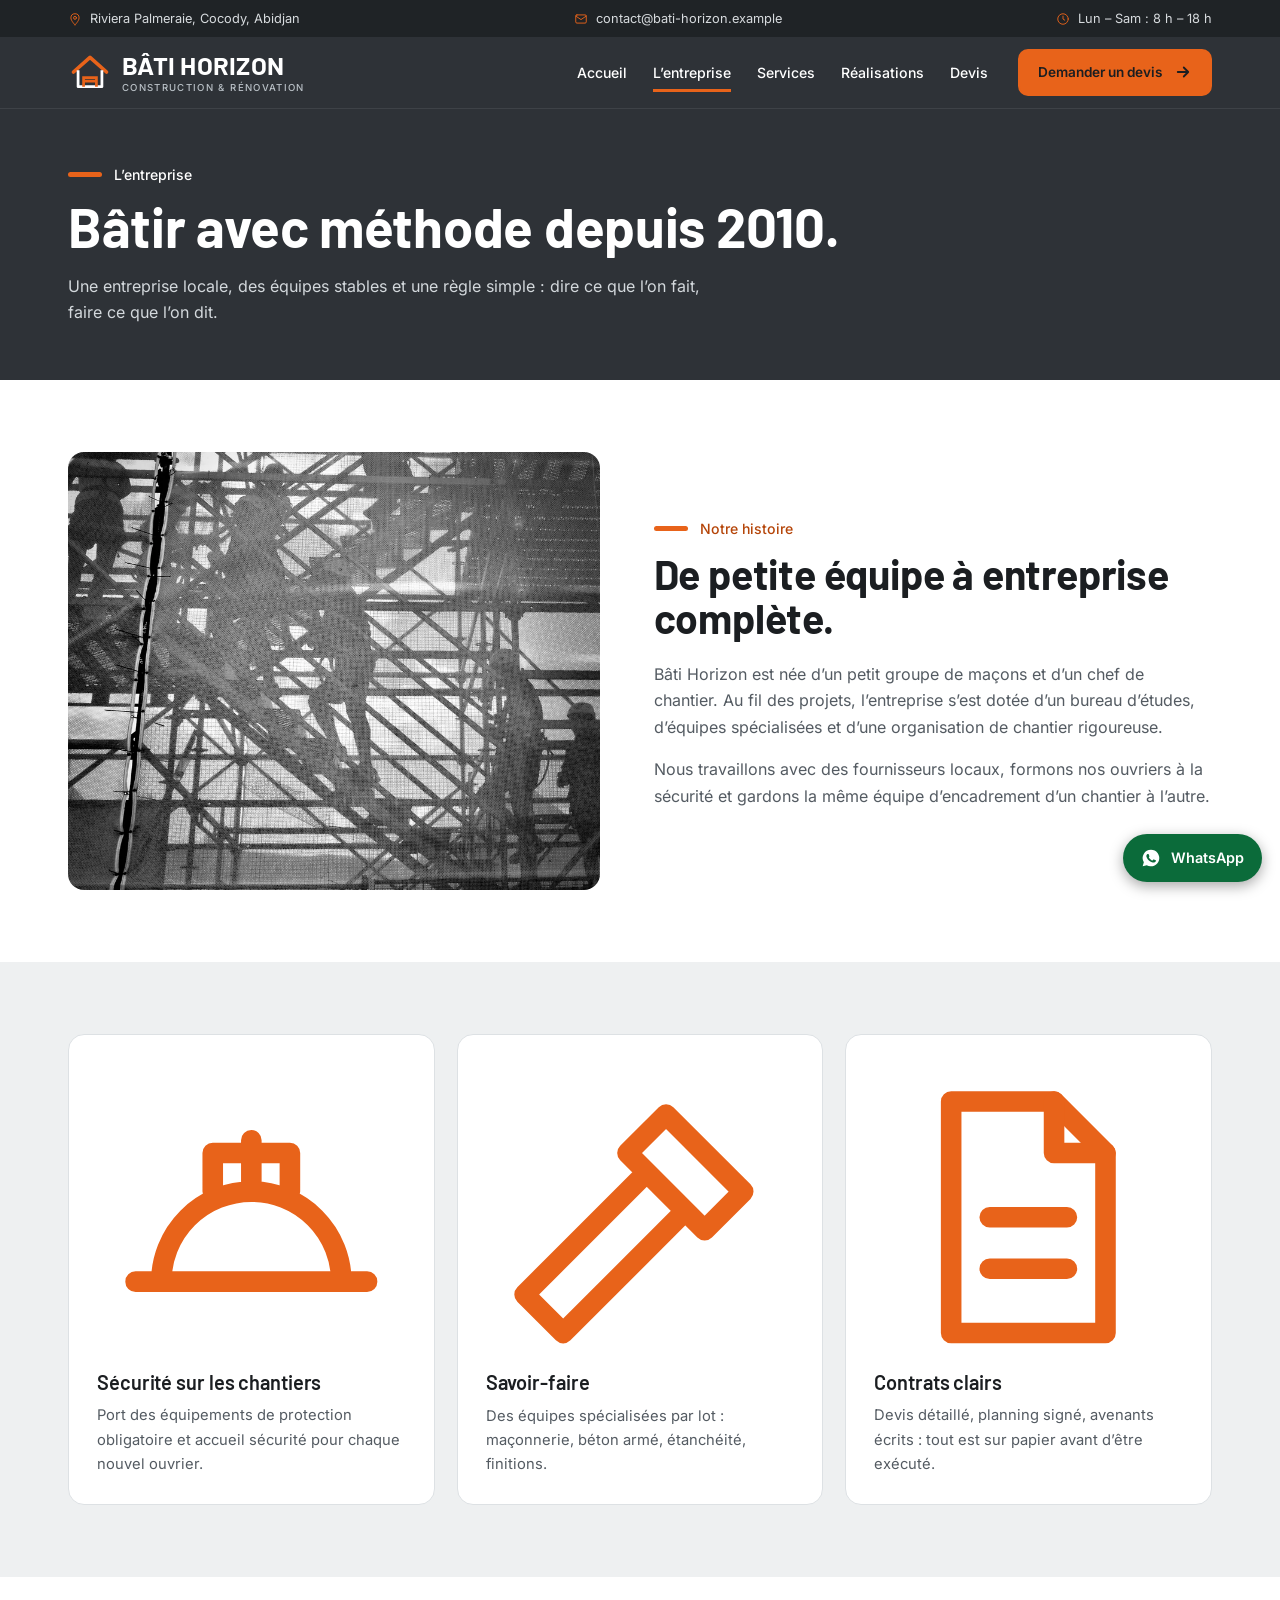
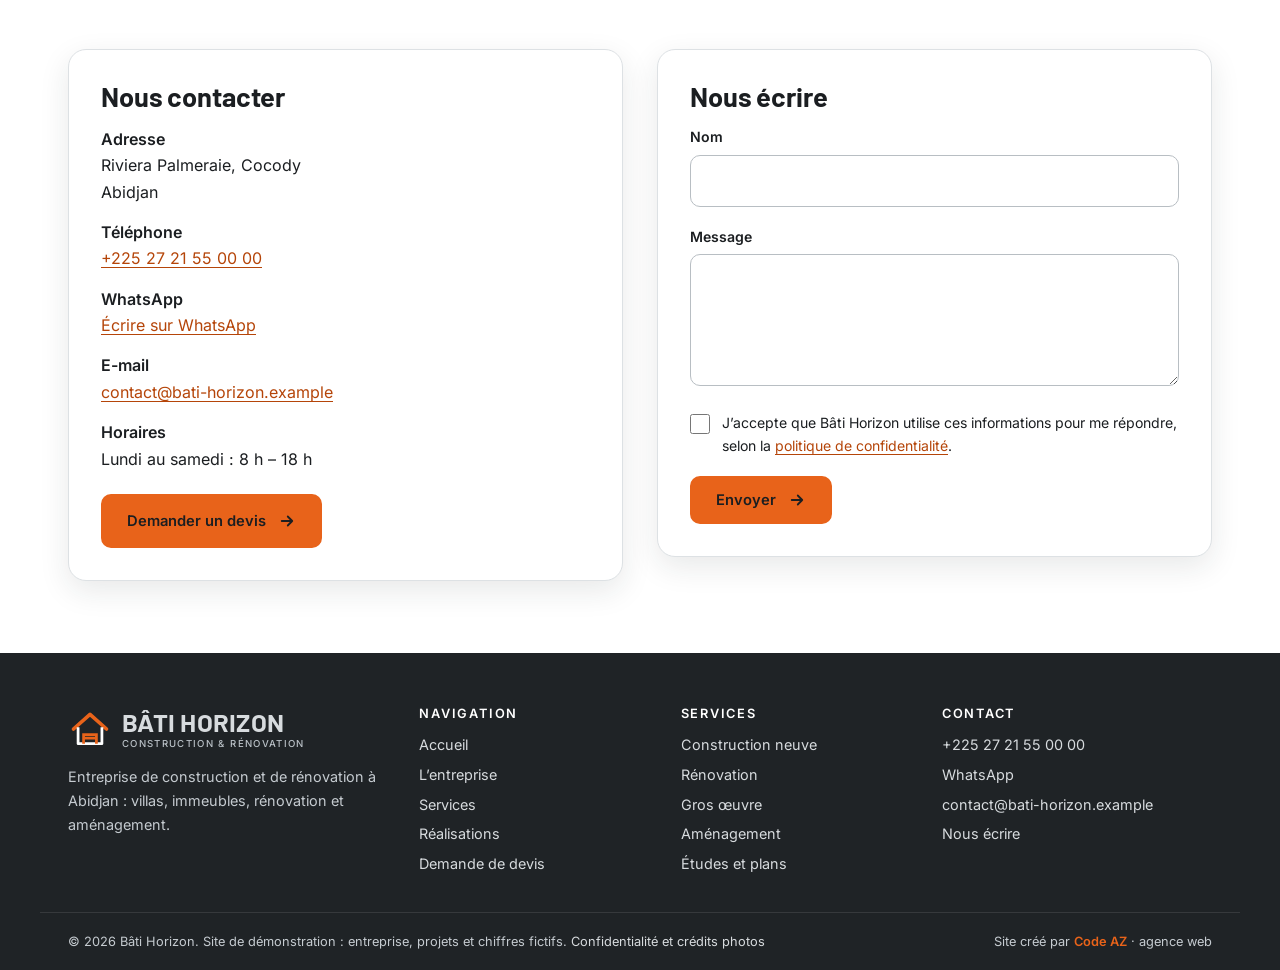
<file: entreprise.html>
<!DOCTYPE html>
<html lang="fr">
<head>
<meta charset="utf-8">
<meta name="viewport" content="width=device-width, initial-scale=1">
<title>L’entreprise et contact · Bâti Horizon · Abidjan</title>
<meta name="description" content="Histoire, méthode et équipe de Bâti Horizon, entreprise de construction à Abidjan. Coordonnées et formulaire de contact.">
<meta name="theme-color" content="#2E3237">
<link rel="icon" href="favicon.svg" type="image/svg+xml">
<link rel="preload" href="fonts/barlow-latin-700-normal.woff2" as="font" type="font/woff2" crossorigin>
<link rel="preload" href="fonts/inter-latin-400-normal.woff2" as="font" type="font/woff2" crossorigin>
<link rel="stylesheet" href="css/style.css">
</head>
<body data-page="entreprise">
<a class="skip" href="#contenu">Aller au contenu</a>
<div class="topbar"><div class="wrap"><span><svg class="" viewBox="0 0 24 24" fill="none" stroke="currentColor" stroke-width="1.6" stroke-linecap="round" stroke-linejoin="round" aria-hidden="true"><path d="M12 22s7-6.500 7-12a7 7 0 0 0-14 0c0 5.500 7 12 7 12z"/><circle cx="12" cy="10" r="2.500"/></svg>Riviera Palmeraie, Cocody, Abidjan</span><span><svg class="" viewBox="0 0 24 24" fill="none" stroke="currentColor" stroke-width="1.6" stroke-linecap="round" stroke-linejoin="round" aria-hidden="true"><rect x="3" y="5" width="18" height="14" rx="2"/><path d="M3 7l9 6 9-6"/></svg>contact@bati-horizon.example</span><span><svg class="" viewBox="0 0 24 24" fill="none" stroke="currentColor" stroke-width="1.6" stroke-linecap="round" stroke-linejoin="round" aria-hidden="true"><circle cx="12" cy="12" r="9"/><path d="M12 7v5l3 2"/></svg>Lun – Sam : 8 h – 18 h</span></div></div>
<header class="site-header"><div class="header-in">
<a class="brand" href="index.html" aria-label="Bâti Horizon, accueil"><svg viewBox="0 0 48 48" aria-hidden="true"><path d="M6 24L24 8l18 16" fill="none" stroke="#E8631A" stroke-width="4" stroke-linecap="round" stroke-linejoin="round"/><path d="M11 22v18h26V22" fill="none" stroke="#fff" stroke-width="3" stroke-linejoin="round"/><path d="M17 40V30h14v10M17 34h14" fill="none" stroke="#E8631A" stroke-width="3"/></svg><span><b>Bâti Horizon</b><small>Construction &amp; rénovation</small></span></a>
<button class="menu-btn" type="button" aria-expanded="false" aria-controls="nav" aria-label="Ouvrir le menu"><svg class="" viewBox="0 0 24 24" fill="none" stroke="currentColor" stroke-width="1.6" stroke-linecap="round" stroke-linejoin="round" aria-hidden="true"><path d="M4 7h16M4 12h16M4 17h16"/></svg></button>
<nav class="nav" id="nav" aria-label="Navigation principale"><ul><li><a href="index.html">Accueil</a></li><li><a href="entreprise.html" aria-current="page">L’entreprise</a></li><li><a href="services.html">Services</a></li><li><a href="realisations.html">Réalisations</a></li><li><a href="devis.html">Devis</a></li></ul><a class="btn sm" href="devis.html">Demander un devis <svg viewBox="0 0 24 24" fill="none" stroke="currentColor" stroke-width="2.4" stroke-linecap="round" stroke-linejoin="round" aria-hidden="true"><path d="M5 12h14M13 6l6 6-6 6"/></svg></a></nav>
</div></header>
<main id="contenu">

<div class="page-title"><div class="wrap"><span class="tag">L’entreprise</span><h1>Bâtir avec méthode depuis 2010.</h1><p>Une entreprise locale, des équipes stables et une règle simple : dire ce que l’on fait, faire ce que l’on dit.</p></div></div>
<section><div class="wrap about">
<div class="picbox"><img src="img/echaf.webp" width="1100" height="733" alt="Silhouettes d’ouvriers sur un échafaudage, en noir et blanc" loading="lazy" style="aspect-ratio:4/3.3;object-fit:cover"></div>
<div><span class="tag">Notre histoire</span><h2>De petite équipe à entreprise complète.</h2><p style="color:var(--muted)">Bâti Horizon est née d’un petit groupe de maçons et d’un chef de chantier. Au fil des projets, l’entreprise s’est dotée d’un bureau d’études, d’équipes spécialisées et d’une organisation de chantier rigoureuse.</p><p style="color:var(--muted)">Nous travaillons avec des fournisseurs locaux, formons nos ouvriers à la sécurité et gardons la même équipe d’encadrement d’un chantier à l’autre.</p></div>
</div></section>
<section class="alt"><div class="wrap"><div class="eng">
<div><span class="ic"><svg class="" viewBox="0 0 24 24" fill="none" stroke="currentColor" stroke-width="1.6" stroke-linecap="round" stroke-linejoin="round" aria-hidden="true"><path d="M3 17h18M5 17a7 7 0 0 1 14 0M12 10V6M9 10V7h6v3"/></svg></span><h3>Sécurité sur les chantiers</h3><p>Port des équipements de protection obligatoire et accueil sécurité pour chaque nouvel ouvrier.</p></div>
<div><span class="ic"><svg class="" viewBox="0 0 24 24" fill="none" stroke="currentColor" stroke-width="1.6" stroke-linecap="round" stroke-linejoin="round" aria-hidden="true"><path d="M14 4l6 6-3 3-6-6zM12 9L3 18l3 3 9-9"/></svg></span><h3>Savoir-faire</h3><p>Des équipes spécialisées par lot : maçonnerie, béton armé, étanchéité, finitions.</p></div>
<div><span class="ic"><svg class="" viewBox="0 0 24 24" fill="none" stroke="currentColor" stroke-width="1.6" stroke-linecap="round" stroke-linejoin="round" aria-hidden="true"><path d="M6 3h8l4 4v14H6z"/><path d="M14 3v4h4M9 12h6M9 16h6"/></svg></span><h3>Contrats clairs</h3><p>Devis détaillé, planning signé, avenants écrits : tout est sur papier avant d’être exécuté.</p></div>
</div></div></section>
<section id="contact"><div class="wrap contact-grid">
<div class="card info"><h2>Nous contacter</h2><dl style="margin:0"><dt>Adresse</dt><dd>Riviera Palmeraie, Cocody<br>Abidjan</dd><dt>Téléphone</dt><dd><a href="tel:+22527215500000">+225 27 21 55 00 00</a></dd><dt>WhatsApp</dt><dd><a href="https://wa.me/2250700000000" rel="noopener">Écrire sur WhatsApp</a></dd><dt>E-mail</dt><dd><a href="mailto:contact@bati-horizon.example">contact@bati-horizon.example</a></dd><dt>Horaires</dt><dd>Lundi au samedi : 8 h – 18 h</dd></dl><p style="margin:22px 0 0"><a class="btn " href="devis.html">Demander un devis <svg viewBox="0 0 24 24" fill="none" stroke="currentColor" stroke-width="2.4" stroke-linecap="round" stroke-linejoin="round" aria-hidden="true"><path d="M5 12h14M13 6l6 6-6 6"/></svg></a></p></div>
<form class="card" id="cform" novalidate aria-label="Nous écrire"><h2>Nous écrire</h2>
<div class="field"><label class="f" for="c-nom">Nom</label><input id="c-nom" type="text" autocomplete="name" required><p class="err" data-err-for="c-nom">Indiquez votre nom.</p></div>
<div class="field"><label class="f" for="c-msg">Message</label><textarea id="c-msg" rows="4" required></textarea><p class="err" data-err-for="c-msg">Écrivez votre message.</p></div>
<div class="check"><input id="c-ok" type="checkbox" required><label for="c-ok">J’accepte que Bâti Horizon utilise ces informations pour me répondre, selon la <a href="confidentialite.html">politique de confidentialité</a>.</label></div><p class="err" data-err-for="c-ok">Le consentement est nécessaire.</p>
<button class="btn" type="submit">Envoyer <svg viewBox="0 0 24 24" fill="none" stroke="currentColor" stroke-width="2.4" stroke-linecap="round" stroke-linejoin="round" aria-hidden="true"><path d="M5 12h14M13 6l6 6-6 6"/></svg></button><p class="note" id="c-msg-ok" role="status" hidden style="margin-top:14px">Merci, nous vous répondons rapidement. (Démonstration : rien n’est envoyé.)</p></form>
</div></section>
</main>
<footer class="site-footer"><div class="foot">
<div><a class="brand" href="index.html"><svg viewBox="0 0 48 48" aria-hidden="true"><path d="M6 24L24 8l18 16" fill="none" stroke="#E8631A" stroke-width="4" stroke-linecap="round" stroke-linejoin="round"/><path d="M11 22v18h26V22" fill="none" stroke="#fff" stroke-width="3" stroke-linejoin="round"/><path d="M17 40V30h14v10M17 34h14" fill="none" stroke="#E8631A" stroke-width="3"/></svg><span><b>Bâti Horizon</b><small>Construction &amp; rénovation</small></span></a><p>Entreprise de construction et de rénovation à Abidjan : villas, immeubles, rénovation et aménagement.</p></div>
<div><h2>Navigation</h2><a href="index.html">Accueil</a><a href="entreprise.html">L’entreprise</a><a href="services.html">Services</a><a href="realisations.html">Réalisations</a><a href="devis.html">Demande de devis</a></div>
<div><h2>Services</h2><a href="services.html">Construction neuve</a><a href="services.html">Rénovation</a><a href="services.html">Gros œuvre</a><a href="services.html">Aménagement</a><a href="services.html">Études et plans</a></div>
<div><h2>Contact</h2><a href="tel:+22527215500000">+225 27 21 55 00 00</a><a href="https://wa.me/2250700000000" rel="noopener">WhatsApp</a><a href="mailto:contact@bati-horizon.example">contact@bati-horizon.example</a><a href="entreprise.html#contact">Nous écrire</a></div>
</div>
<div class="legal"><span>© 2026 Bâti Horizon. Site de démonstration : entreprise, projets et chiffres fictifs. <a href="confidentialite.html" style="display:inline">Confidentialité et crédits photos</a></span><span class="signature">Site créé par <a href="https://agnissanisaac.com" rel="noopener">Code AZ</a> · agence web</span></div>
</footer>
<a class="wa" href="https://wa.me/2250700000000" rel="noopener" aria-label="Écrire à l’entreprise sur WhatsApp"><svg viewBox="0 0 24 24" fill="currentColor" aria-hidden="true"><path d="M12 2a10 10 0 0 0-8.6 15.1L2 22l5-1.3A10 10 0 1 0 12 2zm5.3 14.2c-.2.6-1.3 1.2-1.8 1.2-.5.1-1 .2-3.3-.7-2.800-1.200-4.600-4-4.700-4.200-.1-.2-1.100-1.500-1.100-2.800s.7-2 1-2.300c.2-.3.500-.3.700-.3h.5c.2 0 .4 0 .6.5l.8 2c.1.2.1.4 0 .5l-.4.6c-.1.2-.3.3-.1.6.2.3.8 1.300 1.700 2.100 1.100 1 2.100 1.300 2.400 1.500.3.1.4.1.6-.1l.8-1c.2-.3.4-.2.6-.1l1.900.9c.3.1.5.2.5.3.1.2.1.8-.1 1.400z"/></svg><span>WhatsApp</span></a>
<script src="js/data.js"></script>
<script src="js/main.js" defer></script>
</body>
</html>
</file>
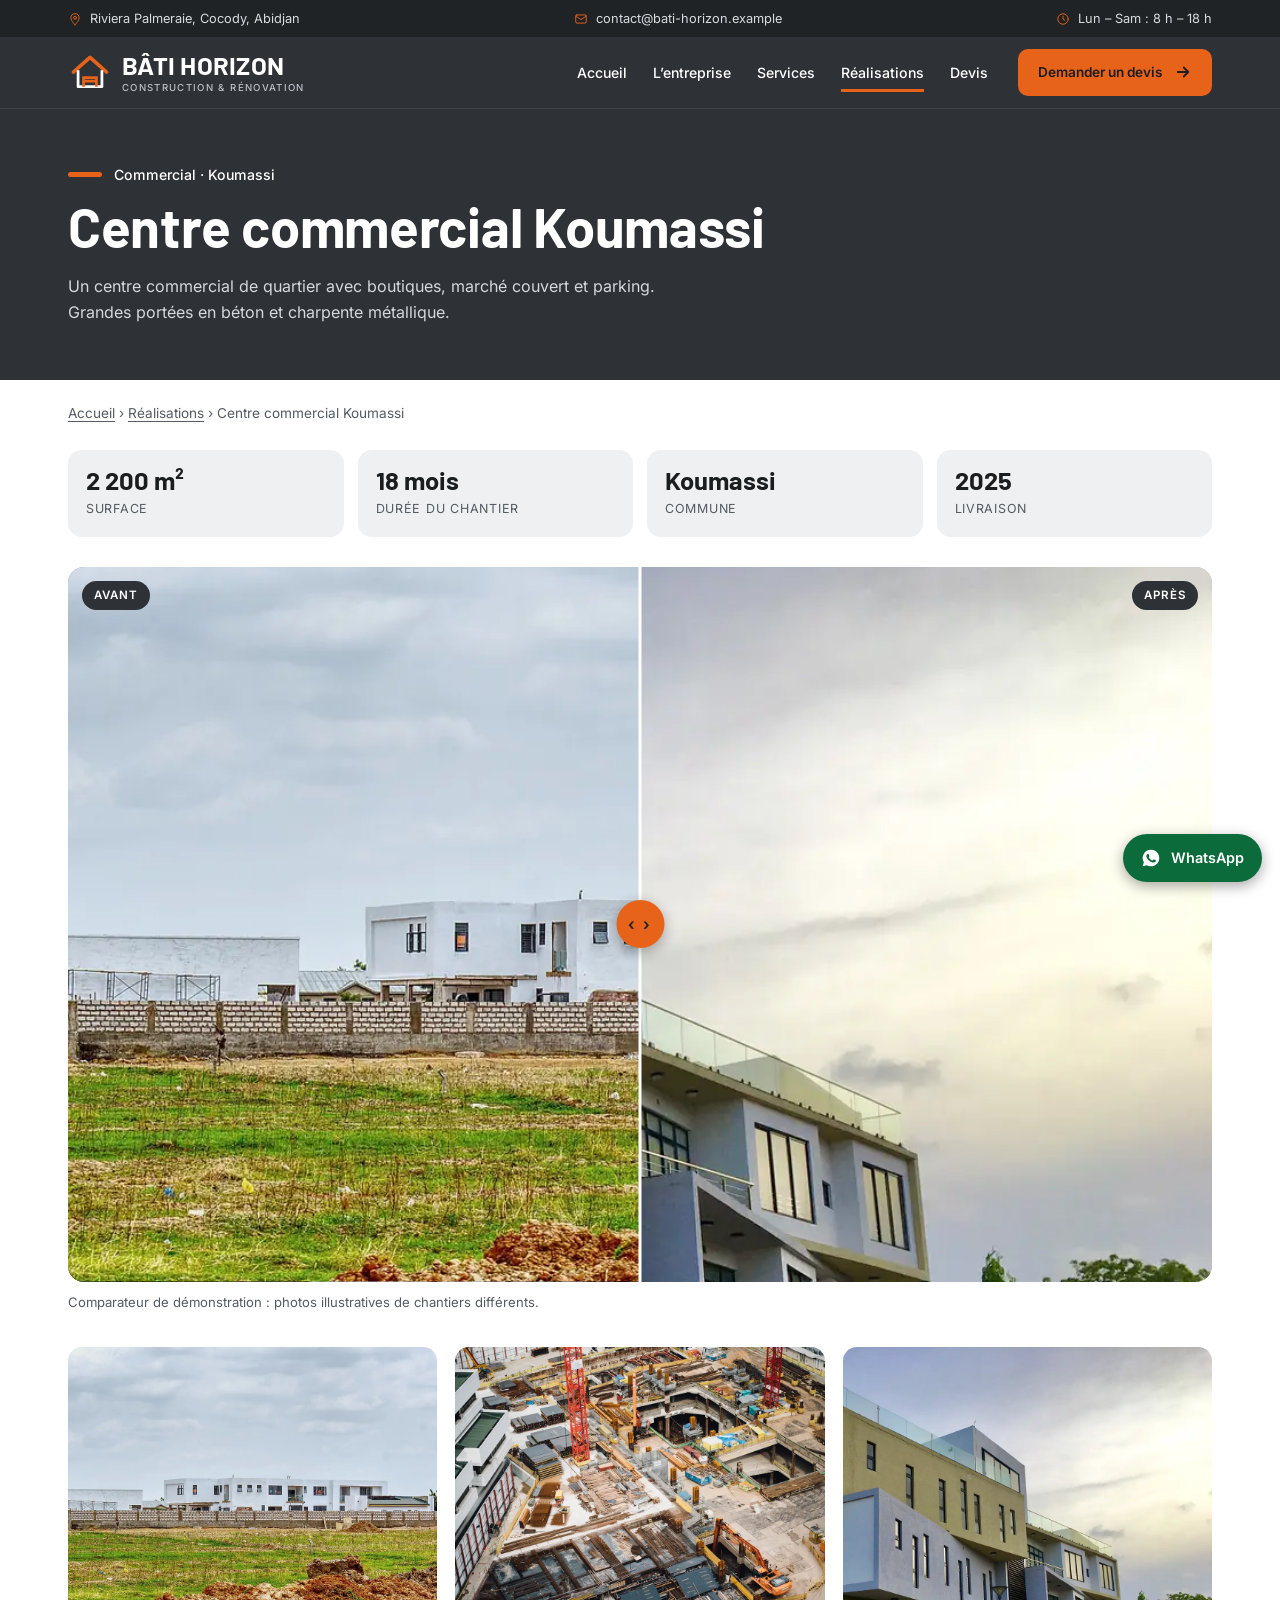
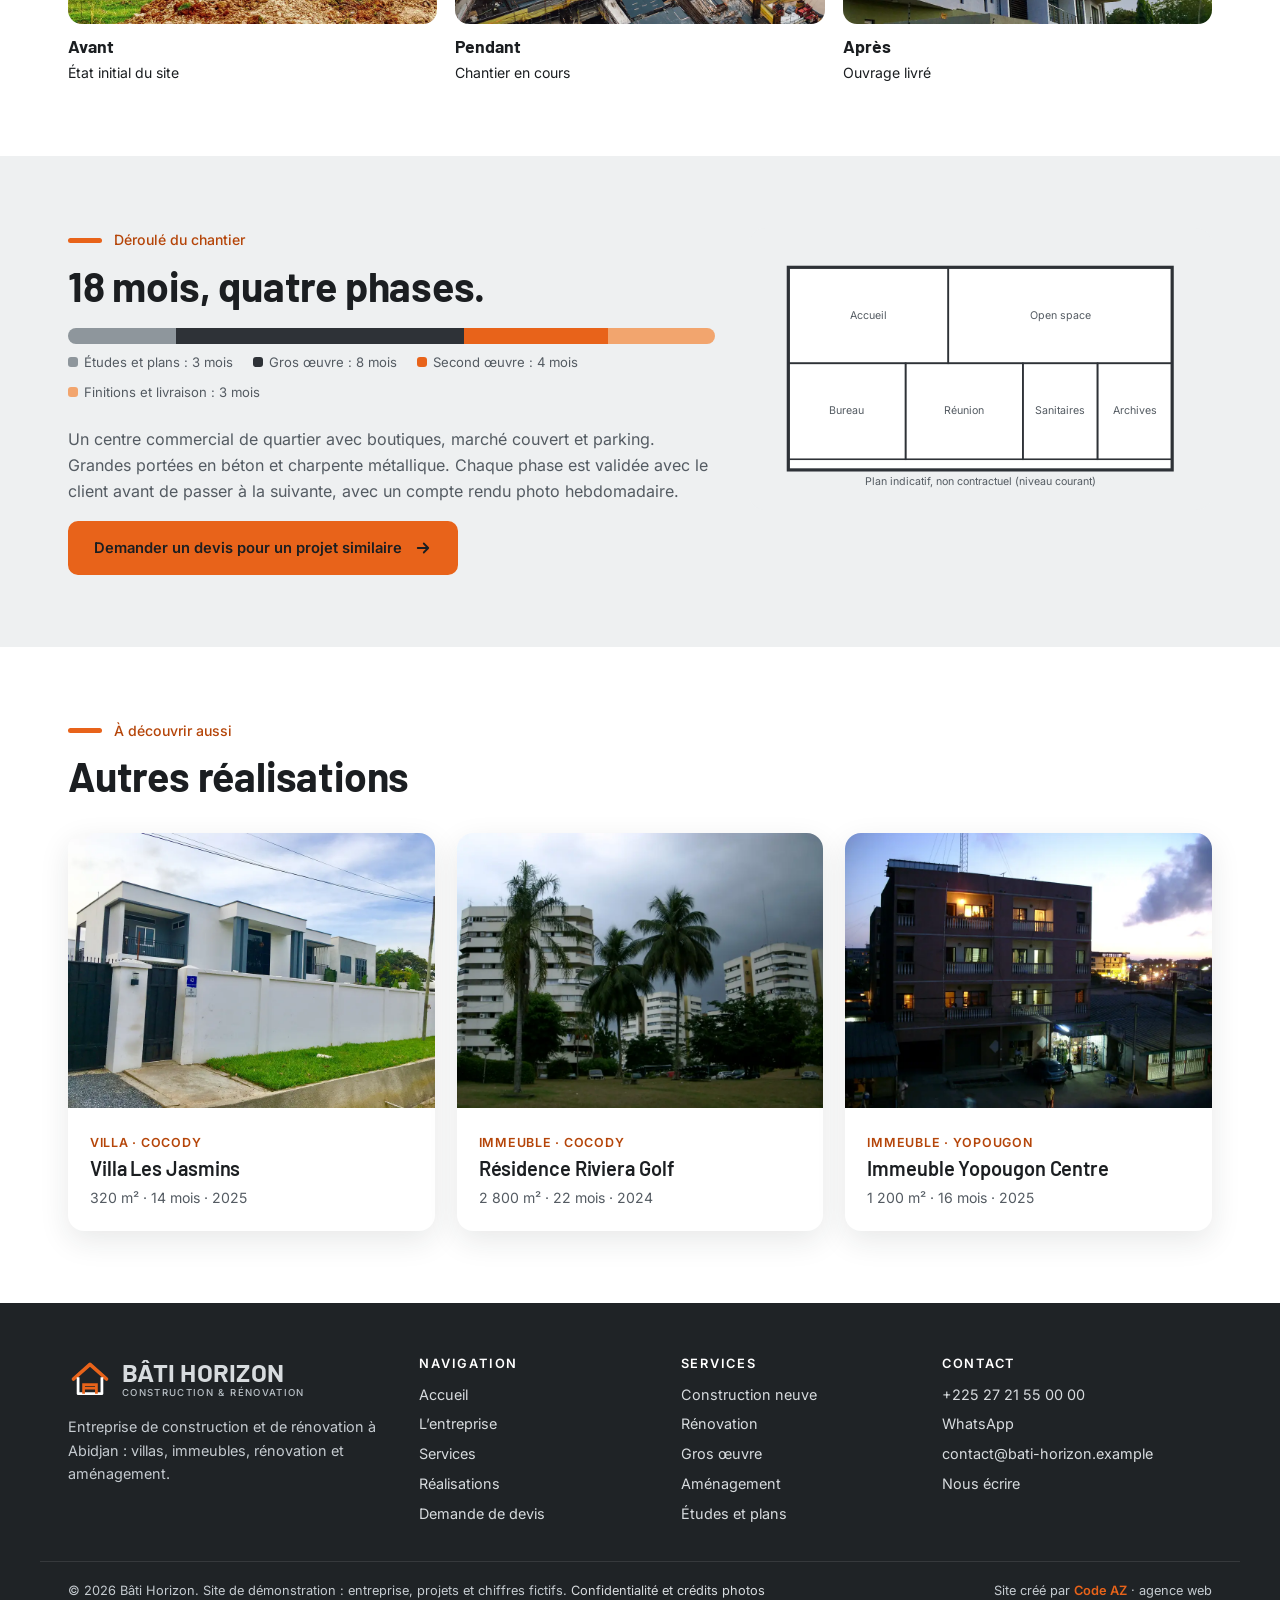
<file: projet-centre-commercial-koumassi.html>
<!DOCTYPE html>
<html lang="fr">
<head>
<meta charset="utf-8">
<meta name="viewport" content="width=device-width, initial-scale=1">
<title>Centre commercial Koumassi · Commercial à Koumassi · Bâti Horizon</title>
<meta name="description" content="Centre commercial Koumassi : commercial de 2 200 m² à Koumassi, livré en 18 mois. Avant, pendant et après.">
<meta name="theme-color" content="#2E3237">
<link rel="icon" href="favicon.svg" type="image/svg+xml">
<link rel="preload" href="fonts/barlow-latin-700-normal.woff2" as="font" type="font/woff2" crossorigin>
<link rel="preload" href="fonts/inter-latin-400-normal.woff2" as="font" type="font/woff2" crossorigin>
<link rel="stylesheet" href="css/style.css">
</head>
<body data-page="projet">
<a class="skip" href="#contenu">Aller au contenu</a>
<div class="topbar"><div class="wrap"><span><svg class="" viewBox="0 0 24 24" fill="none" stroke="currentColor" stroke-width="1.6" stroke-linecap="round" stroke-linejoin="round" aria-hidden="true"><path d="M12 22s7-6.500 7-12a7 7 0 0 0-14 0c0 5.500 7 12 7 12z"/><circle cx="12" cy="10" r="2.500"/></svg>Riviera Palmeraie, Cocody, Abidjan</span><span><svg class="" viewBox="0 0 24 24" fill="none" stroke="currentColor" stroke-width="1.6" stroke-linecap="round" stroke-linejoin="round" aria-hidden="true"><rect x="3" y="5" width="18" height="14" rx="2"/><path d="M3 7l9 6 9-6"/></svg>contact@bati-horizon.example</span><span><svg class="" viewBox="0 0 24 24" fill="none" stroke="currentColor" stroke-width="1.6" stroke-linecap="round" stroke-linejoin="round" aria-hidden="true"><circle cx="12" cy="12" r="9"/><path d="M12 7v5l3 2"/></svg>Lun – Sam : 8 h – 18 h</span></div></div>
<header class="site-header"><div class="header-in">
<a class="brand" href="index.html" aria-label="Bâti Horizon, accueil"><svg viewBox="0 0 48 48" aria-hidden="true"><path d="M6 24L24 8l18 16" fill="none" stroke="#E8631A" stroke-width="4" stroke-linecap="round" stroke-linejoin="round"/><path d="M11 22v18h26V22" fill="none" stroke="#fff" stroke-width="3" stroke-linejoin="round"/><path d="M17 40V30h14v10M17 34h14" fill="none" stroke="#E8631A" stroke-width="3"/></svg><span><b>Bâti Horizon</b><small>Construction &amp; rénovation</small></span></a>
<button class="menu-btn" type="button" aria-expanded="false" aria-controls="nav" aria-label="Ouvrir le menu"><svg class="" viewBox="0 0 24 24" fill="none" stroke="currentColor" stroke-width="1.6" stroke-linecap="round" stroke-linejoin="round" aria-hidden="true"><path d="M4 7h16M4 12h16M4 17h16"/></svg></button>
<nav class="nav" id="nav" aria-label="Navigation principale"><ul><li><a href="index.html">Accueil</a></li><li><a href="entreprise.html">L’entreprise</a></li><li><a href="services.html">Services</a></li><li><a href="realisations.html" aria-current="page">Réalisations</a></li><li><a href="devis.html">Devis</a></li></ul><a class="btn sm" href="devis.html">Demander un devis <svg viewBox="0 0 24 24" fill="none" stroke="currentColor" stroke-width="2.4" stroke-linecap="round" stroke-linejoin="round" aria-hidden="true"><path d="M5 12h14M13 6l6 6-6 6"/></svg></a></nav>
</div></header>
<main id="contenu">

<div class="page-title"><div class="wrap"><span class="tag">Commercial · Koumassi</span><h1>Centre commercial Koumassi</h1><p>Un centre commercial de quartier avec boutiques, marché couvert et parking. Grandes portées en béton et charpente métallique.</p></div></div>
<div class="wrap"><nav class="crumbs" aria-label="Fil d’Ariane"><a href="index.html">Accueil</a> › <a href="realisations.html">Réalisations</a> › Centre commercial Koumassi</nav></div>
<section style="padding-top:26px"><div class="wrap">
<div class="specs"><div><b>2 200 m²</b><span>Surface</span></div><div><b>18 mois</b><span>Durée du chantier</span></div><div><b>Koumassi</b><span>Commune</span></div><div><b>2025</b><span>Livraison</span></div></div>
<div class="ba" id="ba"><img class="bot" src="img/p-moderne.webp" width="1000" height="750" alt="Immeuble contemporain aux volumes décalés et aux garde-corps en verre"><img class="top" src="img/p-terrain.webp" width="1000" height="750" alt="Terrain nu avec terre rouge et construction blanche au loin"><span class="l">Avant</span><span class="r">Après</span><span class="handle"></span><label class="vh" for="ba-r">Faire glisser pour comparer l’avant et l’après</label><input id="ba-r" type="range" min="0" max="100" value="50"></div>
<p class="note">Comparateur de démonstration : photos illustratives de chantiers différents.</p>
<div class="phase3"><figure><img src="img/p-terrain.webp" width="1000" height="750" alt="Terrain nu avec terre rouge et construction blanche au loin" loading="lazy"><figcaption><b>Avant</b>État initial du site</figcaption></figure><figure><img src="img/p-aerien.webp" width="1000" height="750" alt="Vue aérienne d’un grand chantier avec grues rouges et fondations" loading="lazy"><figcaption><b>Pendant</b>Chantier en cours</figcaption></figure><figure><img src="img/p-moderne.webp" width="1000" height="750" alt="Immeuble contemporain aux volumes décalés et aux garde-corps en verre" loading="lazy"><figcaption><b>Après</b>Ouvrage livré</figcaption></figure></div>
</div></section>
<section class="alt"><div class="wrap twocol">
<div><span class="tag">Déroulé du chantier</span><h2>18 mois, quatre phases.</h2>
<div class="timeline" role="img" aria-label="Répartition des phases sur 18 mois"><span style="width:16.666666666666664%;background:#8E969C"></span><span style="width:44.44444444444444%;background:#2E3237"></span><span style="width:22.22222222222222%;background:#E8631A"></span><span style="width:16.666666666666664%;background:#F2A56E"></span></div>
<div class="tl-legend"><span><i style="background:#8E969C"></i>Études et plans : 3 mois</span><span><i style="background:#2E3237"></i>Gros œuvre : 8 mois</span><span><i style="background:#E8631A"></i>Second œuvre : 4 mois</span><span><i style="background:#F2A56E"></i>Finitions et livraison : 3 mois</span></div>
<p style="margin-top:22px;color:var(--muted)">Un centre commercial de quartier avec boutiques, marché couvert et parking. Grandes portées en béton et charpente métallique. Chaque phase est validée avec le client avant de passer à la suivante, avec un compte rendu photo hebdomadaire.</p>
<a class="btn " href="devis.html?t=commercial">Demander un devis pour un projet similaire <svg viewBox="0 0 24 24" fill="none" stroke="currentColor" stroke-width="2.4" stroke-linecap="round" stroke-linejoin="round" aria-hidden="true"><path d="M5 12h14M13 6l6 6-6 6"/></svg></a></div>
<div class="planbox"><svg viewBox="0 0 400 230" role="img" aria-label="Plan schématique d’un niveau type : Accueil, Open space, Bureau, Réunion, Sanitaires, Archives"><rect x="20" y="20" width="360" height="190" fill="#fff" stroke="#2E3237" stroke-width="3"/><rect x="20" y="20" width="150" height="90" fill="none" stroke="#2E3237" stroke-width="1.5"/><text x="95" y="68" text-anchor="middle">Accueil</text><rect x="170" y="20" width="210" height="90" fill="none" stroke="#2E3237" stroke-width="1.5"/><text x="275" y="68" text-anchor="middle">Open space</text><rect x="20" y="110" width="110" height="90" fill="none" stroke="#2E3237" stroke-width="1.5"/><text x="75" y="158" text-anchor="middle">Bureau</text><rect x="130" y="110" width="110" height="90" fill="none" stroke="#2E3237" stroke-width="1.5"/><text x="185" y="158" text-anchor="middle">Réunion</text><rect x="240" y="110" width="70" height="90" fill="none" stroke="#2E3237" stroke-width="1.5"/><text x="275" y="158" text-anchor="middle">Sanitaires</text><rect x="310" y="110" width="70" height="90" fill="none" stroke="#2E3237" stroke-width="1.5"/><text x="345" y="158" text-anchor="middle">Archives</text><path d="M190 20v0" /><text x="200" y="224" text-anchor="middle">Plan indicatif, non contractuel (niveau courant)</text></svg></div>
</div></section>
<section><div class="wrap"><div class="head"><div><span class="tag">À découvrir aussi</span><h2>Autres réalisations</h2></div></div><div class="pgrid"><a class="proj" href="projet-villa-les-jasmins.html" data-type="villa" data-commune="Cocody"><img src="img/p-villa.webp" width="1000" height="750" alt="Villa contemporaine blanche et bleue derrière un mur de clôture" loading="lazy"><div class="b"><span class="m">Villa · Cocody</span><h3>Villa Les Jasmins</h3><p>320 m² · 14 mois · 2025</p></div></a>
<a class="proj" href="projet-residence-riviera-golf.html" data-type="immeuble" data-commune="Cocody"><img src="img/p-riviera.webp" width="1000" height="750" alt="Résidences en copropriété entourées de palmiers sous un ciel orageux" loading="lazy"><div class="b"><span class="m">Immeuble · Cocody</span><h3>Résidence Riviera Golf</h3><p>2 800 m² · 22 mois · 2024</p></div></a>
<a class="proj" href="projet-immeuble-yopougon-centre.html" data-type="immeuble" data-commune="Yopougon"><img src="img/p-yopougon.webp" width="1000" height="750" alt="Petit immeuble de quatre niveaux éclairé au crépuscule" loading="lazy"><div class="b"><span class="m">Immeuble · Yopougon</span><h3>Immeuble Yopougon Centre</h3><p>1 200 m² · 16 mois · 2025</p></div></a></div></div></section>
</main>
<footer class="site-footer"><div class="foot">
<div><a class="brand" href="index.html"><svg viewBox="0 0 48 48" aria-hidden="true"><path d="M6 24L24 8l18 16" fill="none" stroke="#E8631A" stroke-width="4" stroke-linecap="round" stroke-linejoin="round"/><path d="M11 22v18h26V22" fill="none" stroke="#fff" stroke-width="3" stroke-linejoin="round"/><path d="M17 40V30h14v10M17 34h14" fill="none" stroke="#E8631A" stroke-width="3"/></svg><span><b>Bâti Horizon</b><small>Construction &amp; rénovation</small></span></a><p>Entreprise de construction et de rénovation à Abidjan : villas, immeubles, rénovation et aménagement.</p></div>
<div><h2>Navigation</h2><a href="index.html">Accueil</a><a href="entreprise.html">L’entreprise</a><a href="services.html">Services</a><a href="realisations.html">Réalisations</a><a href="devis.html">Demande de devis</a></div>
<div><h2>Services</h2><a href="services.html">Construction neuve</a><a href="services.html">Rénovation</a><a href="services.html">Gros œuvre</a><a href="services.html">Aménagement</a><a href="services.html">Études et plans</a></div>
<div><h2>Contact</h2><a href="tel:+22527215500000">+225 27 21 55 00 00</a><a href="https://wa.me/2250700000000" rel="noopener">WhatsApp</a><a href="mailto:contact@bati-horizon.example">contact@bati-horizon.example</a><a href="entreprise.html#contact">Nous écrire</a></div>
</div>
<div class="legal"><span>© 2026 Bâti Horizon. Site de démonstration : entreprise, projets et chiffres fictifs. <a href="confidentialite.html" style="display:inline">Confidentialité et crédits photos</a></span><span class="signature">Site créé par <a href="https://agnissanisaac.com" rel="noopener">Code AZ</a> · agence web</span></div>
</footer>
<a class="wa" href="https://wa.me/2250700000000" rel="noopener" aria-label="Écrire à l’entreprise sur WhatsApp"><svg viewBox="0 0 24 24" fill="currentColor" aria-hidden="true"><path d="M12 2a10 10 0 0 0-8.6 15.1L2 22l5-1.3A10 10 0 1 0 12 2zm5.3 14.2c-.2.6-1.3 1.2-1.8 1.2-.5.1-1 .2-3.3-.7-2.800-1.200-4.600-4-4.700-4.200-.1-.2-1.100-1.500-1.100-2.800s.7-2 1-2.300c.2-.3.500-.3.700-.3h.5c.2 0 .4 0 .6.5l.8 2c.1.2.1.4 0 .5l-.4.6c-.1.2-.3.3-.1.6.2.3.8 1.300 1.700 2.100 1.100 1 2.100 1.300 2.400 1.500.3.1.4.1.6-.1l.8-1c.2-.3.4-.2.6-.1l1.900.9c.3.1.5.2.5.3.1.2.1.8-.1 1.400z"/></svg><span>WhatsApp</span></a>
<script src="js/data.js"></script>
<script src="js/main.js" defer></script>
</body>
</html>
</file>
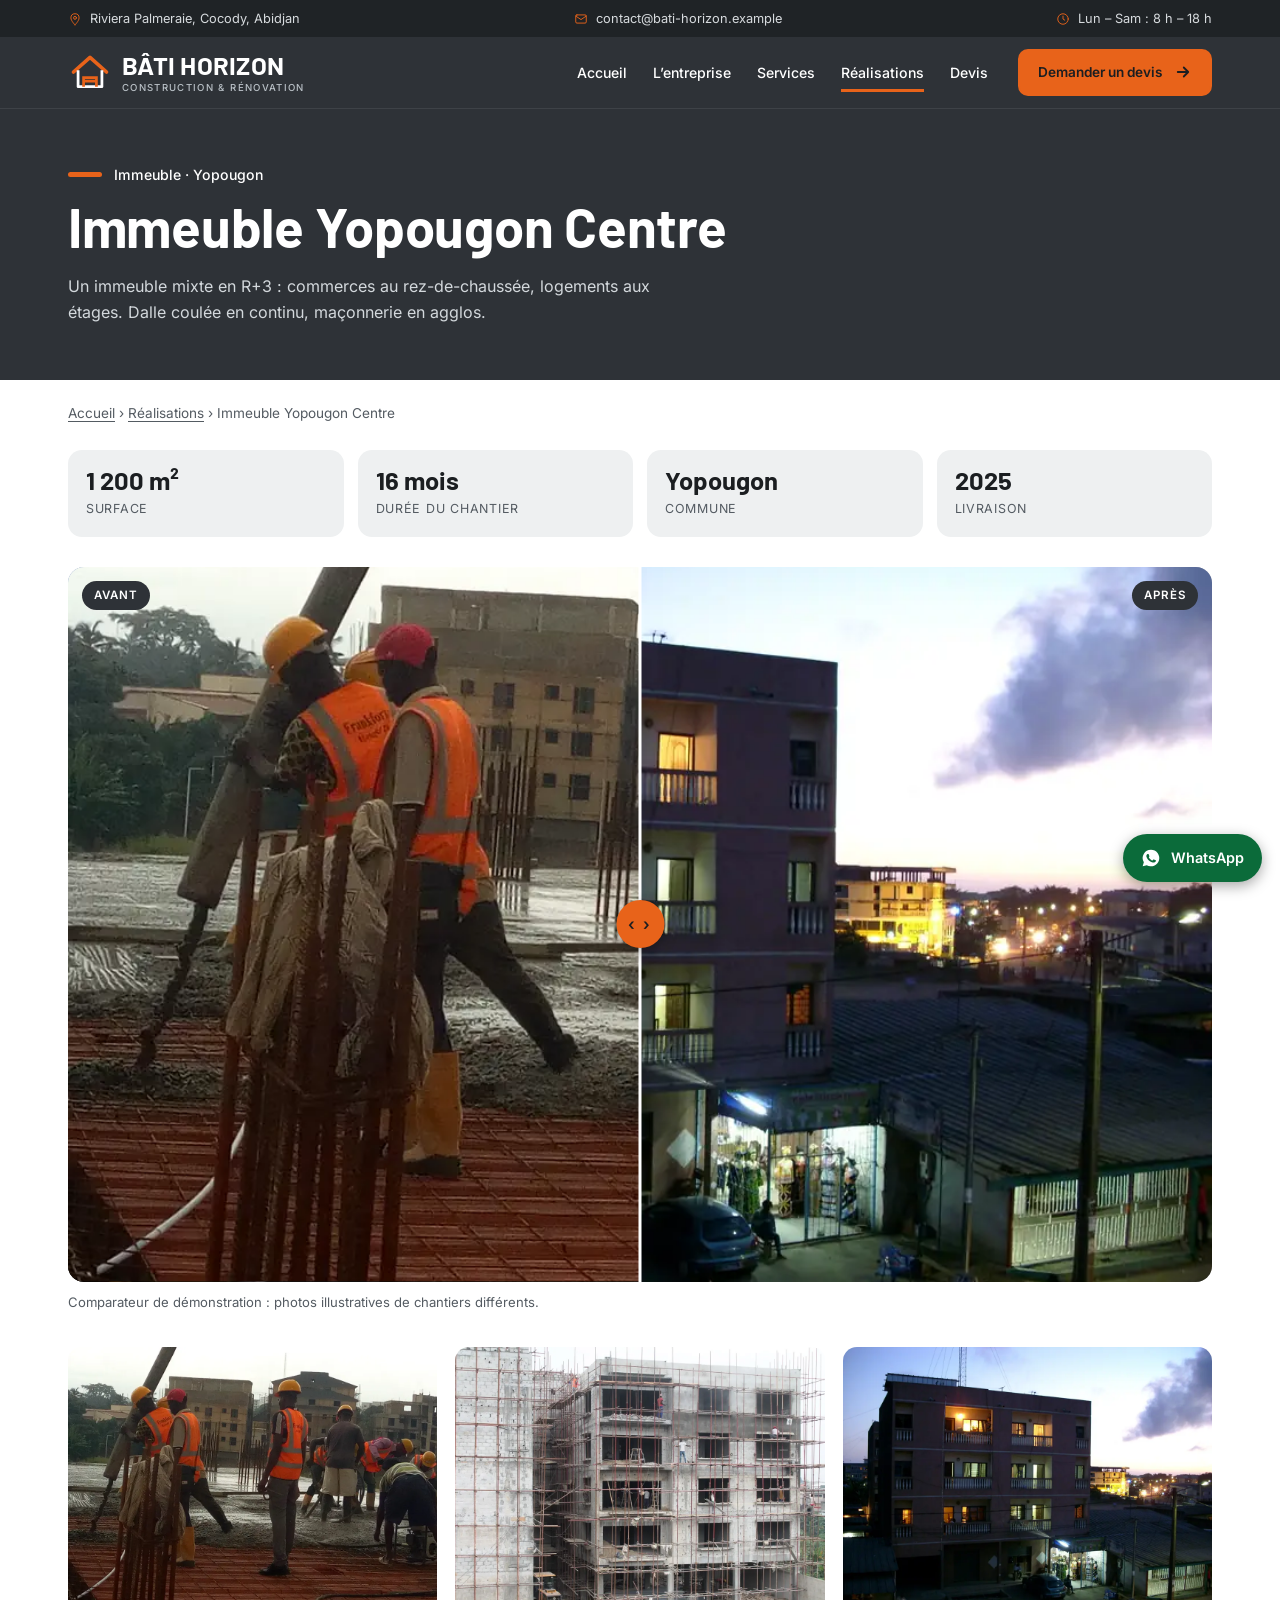
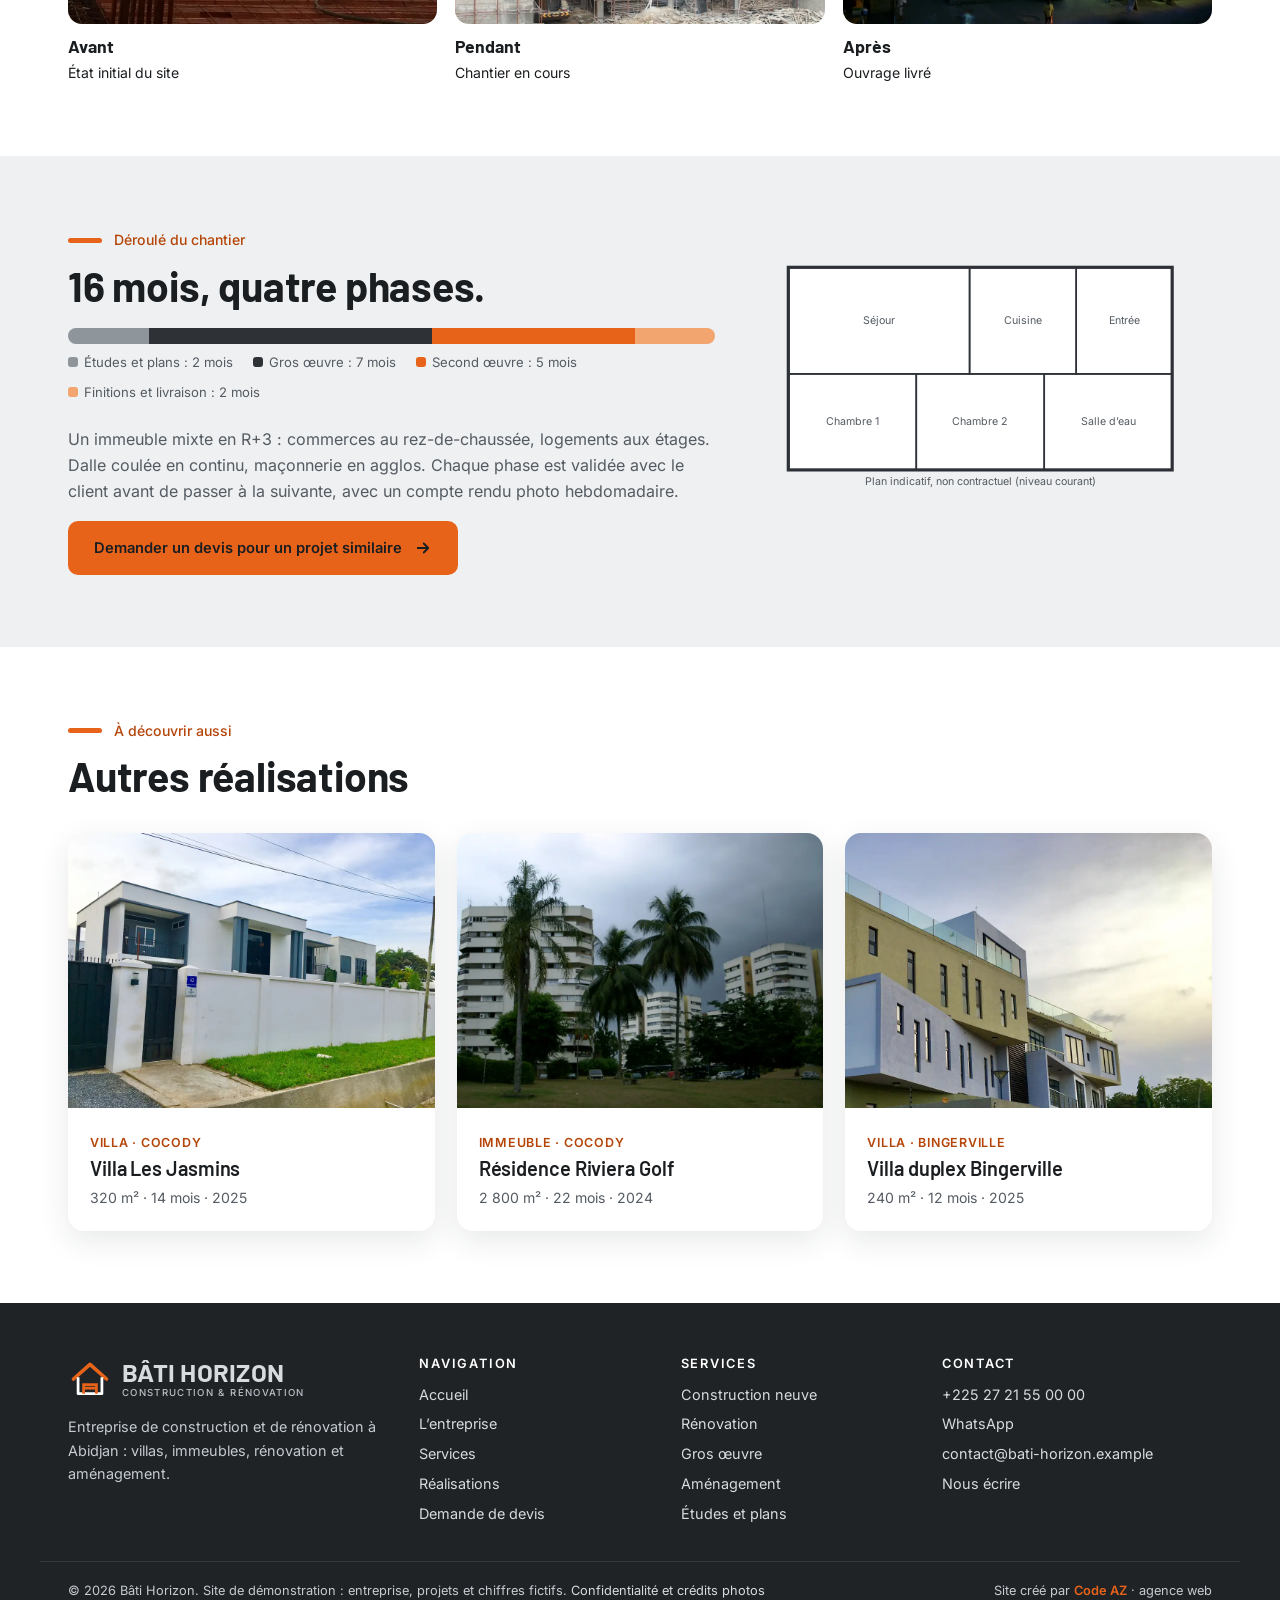
<file: projet-immeuble-yopougon-centre.html>
<!DOCTYPE html>
<html lang="fr">
<head>
<meta charset="utf-8">
<meta name="viewport" content="width=device-width, initial-scale=1">
<title>Immeuble Yopougon Centre · Immeuble à Yopougon · Bâti Horizon</title>
<meta name="description" content="Immeuble Yopougon Centre : immeuble de 1 200 m² à Yopougon, livré en 16 mois. Avant, pendant et après.">
<meta name="theme-color" content="#2E3237">
<link rel="icon" href="favicon.svg" type="image/svg+xml">
<link rel="preload" href="fonts/barlow-latin-700-normal.woff2" as="font" type="font/woff2" crossorigin>
<link rel="preload" href="fonts/inter-latin-400-normal.woff2" as="font" type="font/woff2" crossorigin>
<link rel="stylesheet" href="css/style.css">
</head>
<body data-page="projet">
<a class="skip" href="#contenu">Aller au contenu</a>
<div class="topbar"><div class="wrap"><span><svg class="" viewBox="0 0 24 24" fill="none" stroke="currentColor" stroke-width="1.6" stroke-linecap="round" stroke-linejoin="round" aria-hidden="true"><path d="M12 22s7-6.500 7-12a7 7 0 0 0-14 0c0 5.500 7 12 7 12z"/><circle cx="12" cy="10" r="2.500"/></svg>Riviera Palmeraie, Cocody, Abidjan</span><span><svg class="" viewBox="0 0 24 24" fill="none" stroke="currentColor" stroke-width="1.6" stroke-linecap="round" stroke-linejoin="round" aria-hidden="true"><rect x="3" y="5" width="18" height="14" rx="2"/><path d="M3 7l9 6 9-6"/></svg>contact@bati-horizon.example</span><span><svg class="" viewBox="0 0 24 24" fill="none" stroke="currentColor" stroke-width="1.6" stroke-linecap="round" stroke-linejoin="round" aria-hidden="true"><circle cx="12" cy="12" r="9"/><path d="M12 7v5l3 2"/></svg>Lun – Sam : 8 h – 18 h</span></div></div>
<header class="site-header"><div class="header-in">
<a class="brand" href="index.html" aria-label="Bâti Horizon, accueil"><svg viewBox="0 0 48 48" aria-hidden="true"><path d="M6 24L24 8l18 16" fill="none" stroke="#E8631A" stroke-width="4" stroke-linecap="round" stroke-linejoin="round"/><path d="M11 22v18h26V22" fill="none" stroke="#fff" stroke-width="3" stroke-linejoin="round"/><path d="M17 40V30h14v10M17 34h14" fill="none" stroke="#E8631A" stroke-width="3"/></svg><span><b>Bâti Horizon</b><small>Construction &amp; rénovation</small></span></a>
<button class="menu-btn" type="button" aria-expanded="false" aria-controls="nav" aria-label="Ouvrir le menu"><svg class="" viewBox="0 0 24 24" fill="none" stroke="currentColor" stroke-width="1.6" stroke-linecap="round" stroke-linejoin="round" aria-hidden="true"><path d="M4 7h16M4 12h16M4 17h16"/></svg></button>
<nav class="nav" id="nav" aria-label="Navigation principale"><ul><li><a href="index.html">Accueil</a></li><li><a href="entreprise.html">L’entreprise</a></li><li><a href="services.html">Services</a></li><li><a href="realisations.html" aria-current="page">Réalisations</a></li><li><a href="devis.html">Devis</a></li></ul><a class="btn sm" href="devis.html">Demander un devis <svg viewBox="0 0 24 24" fill="none" stroke="currentColor" stroke-width="2.4" stroke-linecap="round" stroke-linejoin="round" aria-hidden="true"><path d="M5 12h14M13 6l6 6-6 6"/></svg></a></nav>
</div></header>
<main id="contenu">

<div class="page-title"><div class="wrap"><span class="tag">Immeuble · Yopougon</span><h1>Immeuble Yopougon Centre</h1><p>Un immeuble mixte en R+3 : commerces au rez-de-chaussée, logements aux étages. Dalle coulée en continu, maçonnerie en agglos.</p></div></div>
<div class="wrap"><nav class="crumbs" aria-label="Fil d’Ariane"><a href="index.html">Accueil</a> › <a href="realisations.html">Réalisations</a> › Immeuble Yopougon Centre</nav></div>
<section style="padding-top:26px"><div class="wrap">
<div class="specs"><div><b>1 200 m²</b><span>Surface</span></div><div><b>16 mois</b><span>Durée du chantier</span></div><div><b>Yopougon</b><span>Commune</span></div><div><b>2025</b><span>Livraison</span></div></div>
<div class="ba" id="ba"><img class="bot" src="img/p-yopougon.webp" width="1000" height="750" alt="Petit immeuble de quatre niveaux éclairé au crépuscule"><img class="top" src="img/p-beton.webp" width="1000" height="750" alt="Ouvriers en gilets orange coulant une dalle de béton avec une pompe"><span class="l">Avant</span><span class="r">Après</span><span class="handle"></span><label class="vh" for="ba-r">Faire glisser pour comparer l’avant et l’après</label><input id="ba-r" type="range" min="0" max="100" value="50"></div>
<p class="note">Comparateur de démonstration : photos illustratives de chantiers différents.</p>
<div class="phase3"><figure><img src="img/p-beton.webp" width="1000" height="750" alt="Ouvriers en gilets orange coulant une dalle de béton avec une pompe" loading="lazy"><figcaption><b>Avant</b>État initial du site</figcaption></figure><figure><img src="img/p-macons8.webp" width="1000" height="750" alt="Façade d’immeuble en béton brut avec échafaudages et ouvriers" loading="lazy"><figcaption><b>Pendant</b>Chantier en cours</figcaption></figure><figure><img src="img/p-yopougon.webp" width="1000" height="750" alt="Petit immeuble de quatre niveaux éclairé au crépuscule" loading="lazy"><figcaption><b>Après</b>Ouvrage livré</figcaption></figure></div>
</div></section>
<section class="alt"><div class="wrap twocol">
<div><span class="tag">Déroulé du chantier</span><h2>16 mois, quatre phases.</h2>
<div class="timeline" role="img" aria-label="Répartition des phases sur 16 mois"><span style="width:12.5%;background:#8E969C"></span><span style="width:43.75%;background:#2E3237"></span><span style="width:31.25%;background:#E8631A"></span><span style="width:12.5%;background:#F2A56E"></span></div>
<div class="tl-legend"><span><i style="background:#8E969C"></i>Études et plans : 2 mois</span><span><i style="background:#2E3237"></i>Gros œuvre : 7 mois</span><span><i style="background:#E8631A"></i>Second œuvre : 5 mois</span><span><i style="background:#F2A56E"></i>Finitions et livraison : 2 mois</span></div>
<p style="margin-top:22px;color:var(--muted)">Un immeuble mixte en R+3 : commerces au rez-de-chaussée, logements aux étages. Dalle coulée en continu, maçonnerie en agglos. Chaque phase est validée avec le client avant de passer à la suivante, avec un compte rendu photo hebdomadaire.</p>
<a class="btn " href="devis.html?t=immeuble">Demander un devis pour un projet similaire <svg viewBox="0 0 24 24" fill="none" stroke="currentColor" stroke-width="2.4" stroke-linecap="round" stroke-linejoin="round" aria-hidden="true"><path d="M5 12h14M13 6l6 6-6 6"/></svg></a></div>
<div class="planbox"><svg viewBox="0 0 400 230" role="img" aria-label="Plan schématique d’un niveau type : Séjour, Cuisine, Entrée, Chambre 1, Chambre 2, Salle d’eau"><rect x="20" y="20" width="360" height="190" fill="#fff" stroke="#2E3237" stroke-width="3"/><rect x="20" y="20" width="170" height="100" fill="none" stroke="#2E3237" stroke-width="1.5"/><text x="105" y="73" text-anchor="middle">Séjour</text><rect x="190" y="20" width="100" height="100" fill="none" stroke="#2E3237" stroke-width="1.5"/><text x="240" y="73" text-anchor="middle">Cuisine</text><rect x="290" y="20" width="90" height="100" fill="none" stroke="#2E3237" stroke-width="1.5"/><text x="335" y="73" text-anchor="middle">Entrée</text><rect x="20" y="120" width="120" height="90" fill="none" stroke="#2E3237" stroke-width="1.5"/><text x="80" y="168" text-anchor="middle">Chambre 1</text><rect x="140" y="120" width="120" height="90" fill="none" stroke="#2E3237" stroke-width="1.5"/><text x="200" y="168" text-anchor="middle">Chambre 2</text><rect x="260" y="120" width="120" height="90" fill="none" stroke="#2E3237" stroke-width="1.5"/><text x="320" y="168" text-anchor="middle">Salle d’eau</text><path d="M190 20v0" /><text x="200" y="224" text-anchor="middle">Plan indicatif, non contractuel (niveau courant)</text></svg></div>
</div></section>
<section><div class="wrap"><div class="head"><div><span class="tag">À découvrir aussi</span><h2>Autres réalisations</h2></div></div><div class="pgrid"><a class="proj" href="projet-villa-les-jasmins.html" data-type="villa" data-commune="Cocody"><img src="img/p-villa.webp" width="1000" height="750" alt="Villa contemporaine blanche et bleue derrière un mur de clôture" loading="lazy"><div class="b"><span class="m">Villa · Cocody</span><h3>Villa Les Jasmins</h3><p>320 m² · 14 mois · 2025</p></div></a>
<a class="proj" href="projet-residence-riviera-golf.html" data-type="immeuble" data-commune="Cocody"><img src="img/p-riviera.webp" width="1000" height="750" alt="Résidences en copropriété entourées de palmiers sous un ciel orageux" loading="lazy"><div class="b"><span class="m">Immeuble · Cocody</span><h3>Résidence Riviera Golf</h3><p>2 800 m² · 22 mois · 2024</p></div></a>
<a class="proj" href="projet-villa-duplex-bingerville.html" data-type="villa" data-commune="Bingerville"><img src="img/p-moderne.webp" width="1000" height="750" alt="Immeuble contemporain aux volumes décalés et aux garde-corps en verre" loading="lazy"><div class="b"><span class="m">Villa · Bingerville</span><h3>Villa duplex Bingerville</h3><p>240 m² · 12 mois · 2025</p></div></a></div></div></section>
</main>
<footer class="site-footer"><div class="foot">
<div><a class="brand" href="index.html"><svg viewBox="0 0 48 48" aria-hidden="true"><path d="M6 24L24 8l18 16" fill="none" stroke="#E8631A" stroke-width="4" stroke-linecap="round" stroke-linejoin="round"/><path d="M11 22v18h26V22" fill="none" stroke="#fff" stroke-width="3" stroke-linejoin="round"/><path d="M17 40V30h14v10M17 34h14" fill="none" stroke="#E8631A" stroke-width="3"/></svg><span><b>Bâti Horizon</b><small>Construction &amp; rénovation</small></span></a><p>Entreprise de construction et de rénovation à Abidjan : villas, immeubles, rénovation et aménagement.</p></div>
<div><h2>Navigation</h2><a href="index.html">Accueil</a><a href="entreprise.html">L’entreprise</a><a href="services.html">Services</a><a href="realisations.html">Réalisations</a><a href="devis.html">Demande de devis</a></div>
<div><h2>Services</h2><a href="services.html">Construction neuve</a><a href="services.html">Rénovation</a><a href="services.html">Gros œuvre</a><a href="services.html">Aménagement</a><a href="services.html">Études et plans</a></div>
<div><h2>Contact</h2><a href="tel:+22527215500000">+225 27 21 55 00 00</a><a href="https://wa.me/2250700000000" rel="noopener">WhatsApp</a><a href="mailto:contact@bati-horizon.example">contact@bati-horizon.example</a><a href="entreprise.html#contact">Nous écrire</a></div>
</div>
<div class="legal"><span>© 2026 Bâti Horizon. Site de démonstration : entreprise, projets et chiffres fictifs. <a href="confidentialite.html" style="display:inline">Confidentialité et crédits photos</a></span><span class="signature">Site créé par <a href="https://agnissanisaac.com" rel="noopener">Code AZ</a> · agence web</span></div>
</footer>
<a class="wa" href="https://wa.me/2250700000000" rel="noopener" aria-label="Écrire à l’entreprise sur WhatsApp"><svg viewBox="0 0 24 24" fill="currentColor" aria-hidden="true"><path d="M12 2a10 10 0 0 0-8.6 15.1L2 22l5-1.3A10 10 0 1 0 12 2zm5.3 14.2c-.2.6-1.3 1.2-1.8 1.2-.5.1-1 .2-3.3-.7-2.800-1.200-4.600-4-4.700-4.200-.1-.2-1.100-1.500-1.100-2.800s.7-2 1-2.300c.2-.3.500-.3.700-.3h.5c.2 0 .4 0 .6.5l.8 2c.1.2.1.4 0 .5l-.4.6c-.1.2-.3.3-.1.6.2.3.8 1.300 1.700 2.100 1.100 1 2.100 1.300 2.400 1.500.3.1.4.1.6-.1l.8-1c.2-.3.4-.2.6-.1l1.900.9c.3.1.5.2.5.3.1.2.1.8-.1 1.400z"/></svg><span>WhatsApp</span></a>
<script src="js/data.js"></script>
<script src="js/main.js" defer></script>
</body>
</html>
</file>
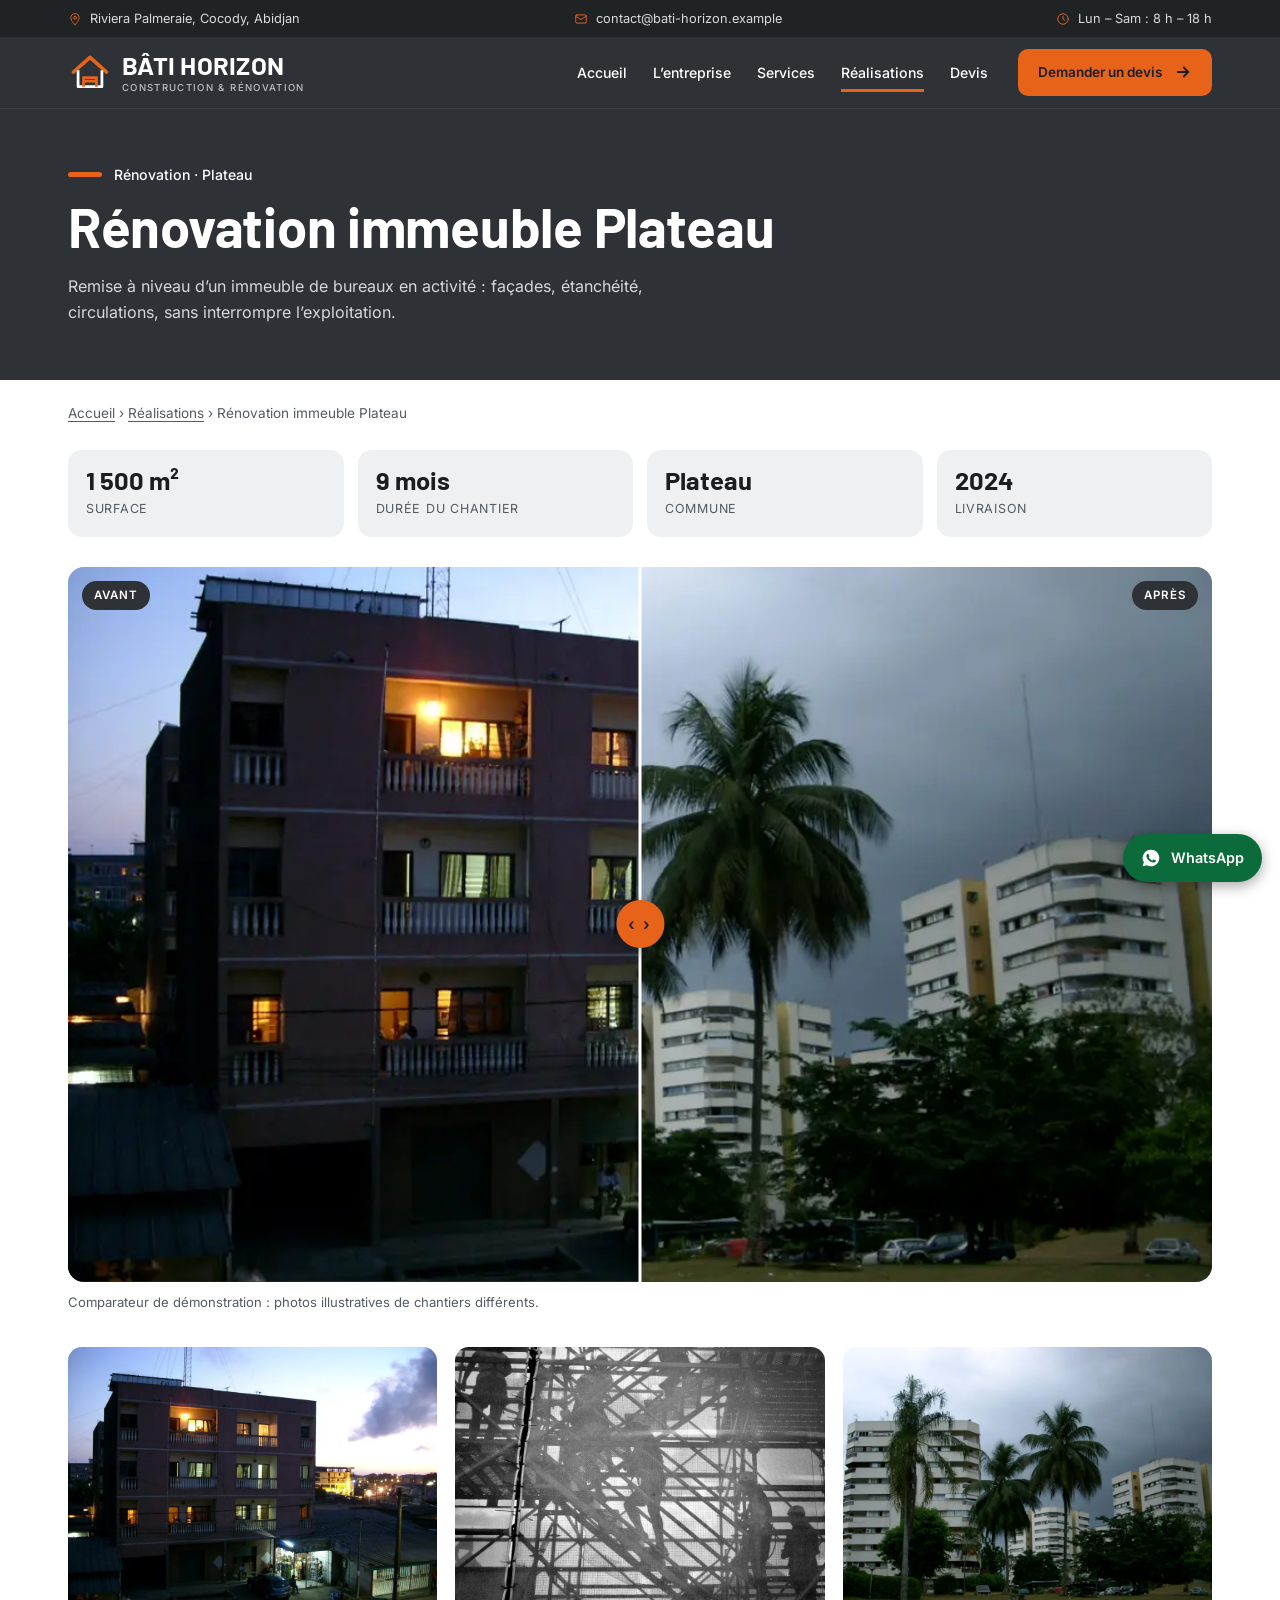
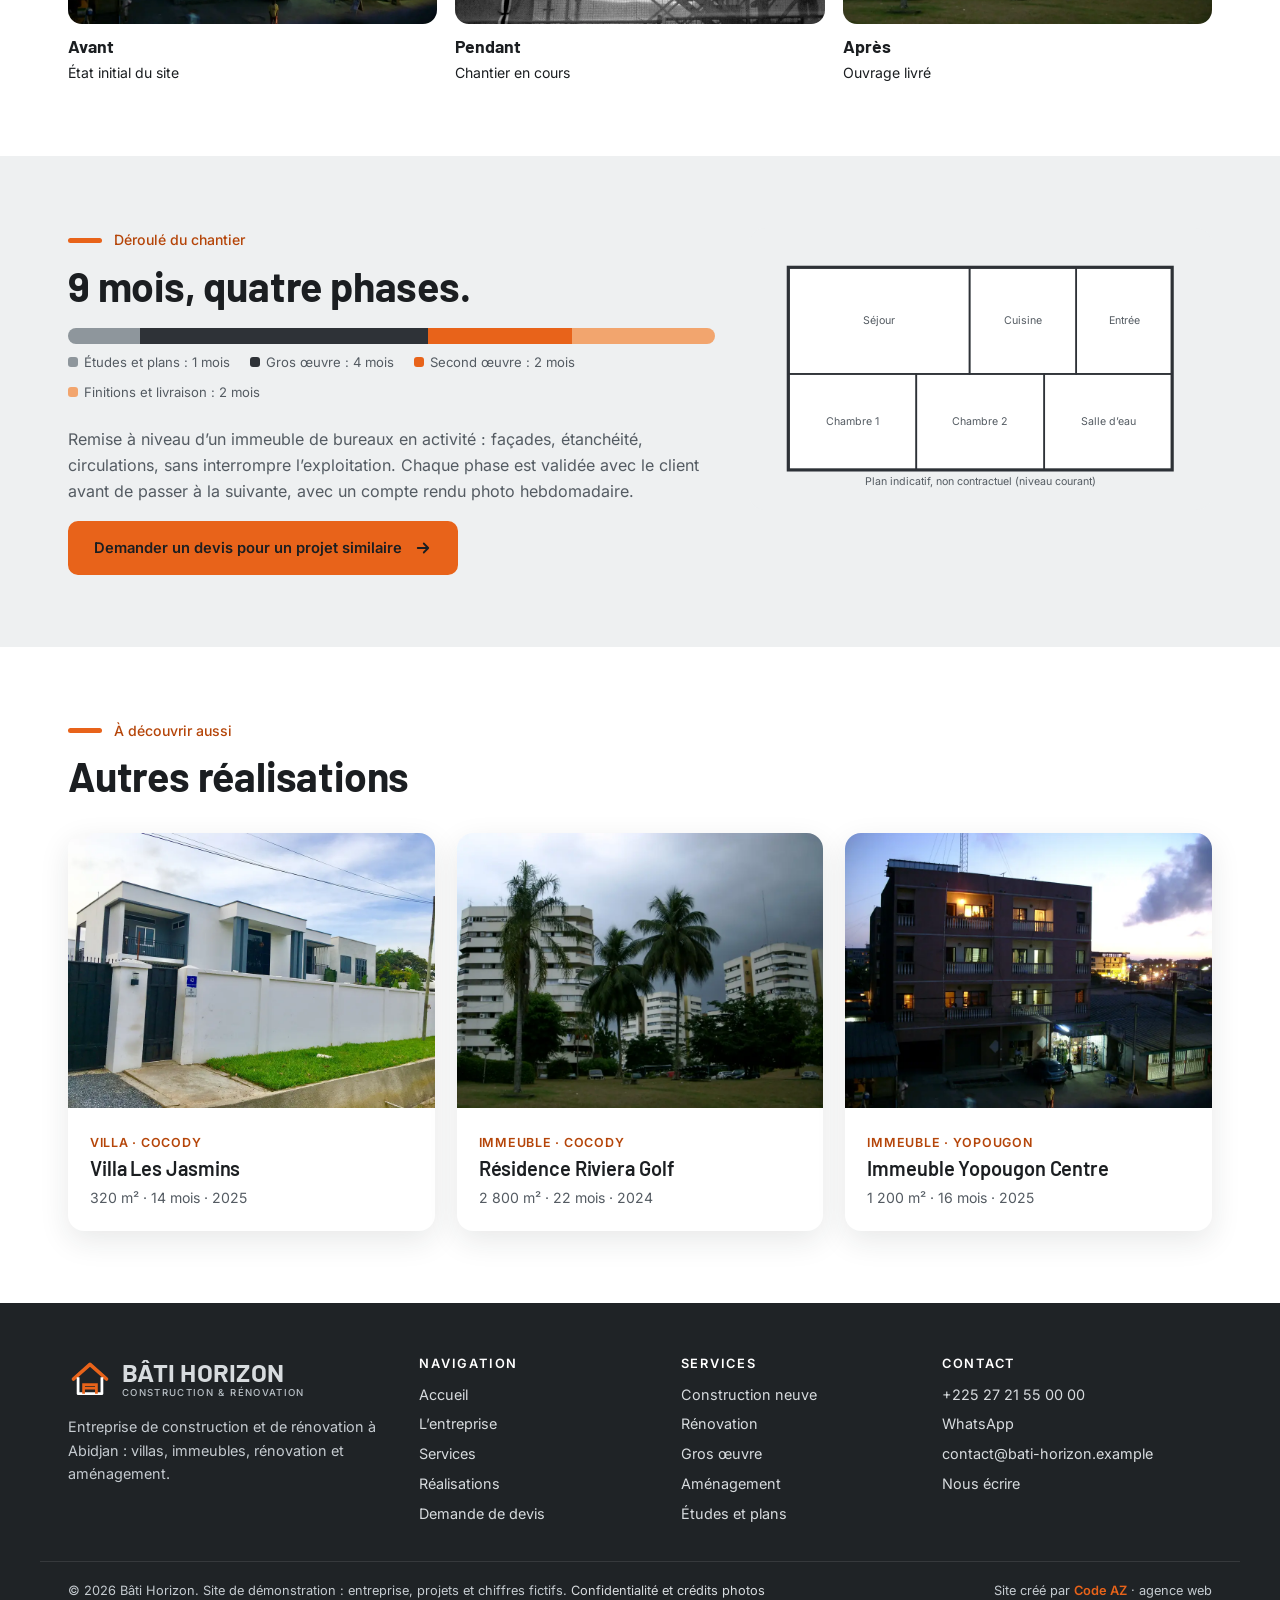
<file: projet-renovation-plateau.html>
<!DOCTYPE html>
<html lang="fr">
<head>
<meta charset="utf-8">
<meta name="viewport" content="width=device-width, initial-scale=1">
<title>Rénovation immeuble Plateau · Rénovation à Plateau · Bâti Horizon</title>
<meta name="description" content="Rénovation immeuble Plateau : rénovation de 1 500 m² à Plateau, livré en 9 mois. Avant, pendant et après.">
<meta name="theme-color" content="#2E3237">
<link rel="icon" href="favicon.svg" type="image/svg+xml">
<link rel="preload" href="fonts/barlow-latin-700-normal.woff2" as="font" type="font/woff2" crossorigin>
<link rel="preload" href="fonts/inter-latin-400-normal.woff2" as="font" type="font/woff2" crossorigin>
<link rel="stylesheet" href="css/style.css">
</head>
<body data-page="projet">
<a class="skip" href="#contenu">Aller au contenu</a>
<div class="topbar"><div class="wrap"><span><svg class="" viewBox="0 0 24 24" fill="none" stroke="currentColor" stroke-width="1.6" stroke-linecap="round" stroke-linejoin="round" aria-hidden="true"><path d="M12 22s7-6.500 7-12a7 7 0 0 0-14 0c0 5.500 7 12 7 12z"/><circle cx="12" cy="10" r="2.500"/></svg>Riviera Palmeraie, Cocody, Abidjan</span><span><svg class="" viewBox="0 0 24 24" fill="none" stroke="currentColor" stroke-width="1.6" stroke-linecap="round" stroke-linejoin="round" aria-hidden="true"><rect x="3" y="5" width="18" height="14" rx="2"/><path d="M3 7l9 6 9-6"/></svg>contact@bati-horizon.example</span><span><svg class="" viewBox="0 0 24 24" fill="none" stroke="currentColor" stroke-width="1.6" stroke-linecap="round" stroke-linejoin="round" aria-hidden="true"><circle cx="12" cy="12" r="9"/><path d="M12 7v5l3 2"/></svg>Lun – Sam : 8 h – 18 h</span></div></div>
<header class="site-header"><div class="header-in">
<a class="brand" href="index.html" aria-label="Bâti Horizon, accueil"><svg viewBox="0 0 48 48" aria-hidden="true"><path d="M6 24L24 8l18 16" fill="none" stroke="#E8631A" stroke-width="4" stroke-linecap="round" stroke-linejoin="round"/><path d="M11 22v18h26V22" fill="none" stroke="#fff" stroke-width="3" stroke-linejoin="round"/><path d="M17 40V30h14v10M17 34h14" fill="none" stroke="#E8631A" stroke-width="3"/></svg><span><b>Bâti Horizon</b><small>Construction &amp; rénovation</small></span></a>
<button class="menu-btn" type="button" aria-expanded="false" aria-controls="nav" aria-label="Ouvrir le menu"><svg class="" viewBox="0 0 24 24" fill="none" stroke="currentColor" stroke-width="1.6" stroke-linecap="round" stroke-linejoin="round" aria-hidden="true"><path d="M4 7h16M4 12h16M4 17h16"/></svg></button>
<nav class="nav" id="nav" aria-label="Navigation principale"><ul><li><a href="index.html">Accueil</a></li><li><a href="entreprise.html">L’entreprise</a></li><li><a href="services.html">Services</a></li><li><a href="realisations.html" aria-current="page">Réalisations</a></li><li><a href="devis.html">Devis</a></li></ul><a class="btn sm" href="devis.html">Demander un devis <svg viewBox="0 0 24 24" fill="none" stroke="currentColor" stroke-width="2.4" stroke-linecap="round" stroke-linejoin="round" aria-hidden="true"><path d="M5 12h14M13 6l6 6-6 6"/></svg></a></nav>
</div></header>
<main id="contenu">

<div class="page-title"><div class="wrap"><span class="tag">Rénovation · Plateau</span><h1>Rénovation immeuble Plateau</h1><p>Remise à niveau d’un immeuble de bureaux en activité : façades, étanchéité, circulations, sans interrompre l’exploitation.</p></div></div>
<div class="wrap"><nav class="crumbs" aria-label="Fil d’Ariane"><a href="index.html">Accueil</a> › <a href="realisations.html">Réalisations</a> › Rénovation immeuble Plateau</nav></div>
<section style="padding-top:26px"><div class="wrap">
<div class="specs"><div><b>1 500 m²</b><span>Surface</span></div><div><b>9 mois</b><span>Durée du chantier</span></div><div><b>Plateau</b><span>Commune</span></div><div><b>2024</b><span>Livraison</span></div></div>
<div class="ba" id="ba"><img class="bot" src="img/p-riviera.webp" width="1000" height="750" alt="Résidences en copropriété entourées de palmiers sous un ciel orageux"><img class="top" src="img/p-yopougon.webp" width="1000" height="750" alt="Petit immeuble de quatre niveaux éclairé au crépuscule"><span class="l">Avant</span><span class="r">Après</span><span class="handle"></span><label class="vh" for="ba-r">Faire glisser pour comparer l’avant et l’après</label><input id="ba-r" type="range" min="0" max="100" value="50"></div>
<p class="note">Comparateur de démonstration : photos illustratives de chantiers différents.</p>
<div class="phase3"><figure><img src="img/p-yopougon.webp" width="1000" height="750" alt="Petit immeuble de quatre niveaux éclairé au crépuscule" loading="lazy"><figcaption><b>Avant</b>État initial du site</figcaption></figure><figure><img src="img/p-echafaudage.webp" width="1000" height="750" alt="Silhouettes d’ouvriers sur un échafaudage, en noir et blanc" loading="lazy"><figcaption><b>Pendant</b>Chantier en cours</figcaption></figure><figure><img src="img/p-riviera.webp" width="1000" height="750" alt="Résidences en copropriété entourées de palmiers sous un ciel orageux" loading="lazy"><figcaption><b>Après</b>Ouvrage livré</figcaption></figure></div>
</div></section>
<section class="alt"><div class="wrap twocol">
<div><span class="tag">Déroulé du chantier</span><h2>9 mois, quatre phases.</h2>
<div class="timeline" role="img" aria-label="Répartition des phases sur 9 mois"><span style="width:11.11111111111111%;background:#8E969C"></span><span style="width:44.44444444444444%;background:#2E3237"></span><span style="width:22.22222222222222%;background:#E8631A"></span><span style="width:22.22222222222222%;background:#F2A56E"></span></div>
<div class="tl-legend"><span><i style="background:#8E969C"></i>Études et plans : 1 mois</span><span><i style="background:#2E3237"></i>Gros œuvre : 4 mois</span><span><i style="background:#E8631A"></i>Second œuvre : 2 mois</span><span><i style="background:#F2A56E"></i>Finitions et livraison : 2 mois</span></div>
<p style="margin-top:22px;color:var(--muted)">Remise à niveau d’un immeuble de bureaux en activité : façades, étanchéité, circulations, sans interrompre l’exploitation. Chaque phase est validée avec le client avant de passer à la suivante, avec un compte rendu photo hebdomadaire.</p>
<a class="btn " href="devis.html?t=renovation">Demander un devis pour un projet similaire <svg viewBox="0 0 24 24" fill="none" stroke="currentColor" stroke-width="2.4" stroke-linecap="round" stroke-linejoin="round" aria-hidden="true"><path d="M5 12h14M13 6l6 6-6 6"/></svg></a></div>
<div class="planbox"><svg viewBox="0 0 400 230" role="img" aria-label="Plan schématique d’un niveau type : Séjour, Cuisine, Entrée, Chambre 1, Chambre 2, Salle d’eau"><rect x="20" y="20" width="360" height="190" fill="#fff" stroke="#2E3237" stroke-width="3"/><rect x="20" y="20" width="170" height="100" fill="none" stroke="#2E3237" stroke-width="1.5"/><text x="105" y="73" text-anchor="middle">Séjour</text><rect x="190" y="20" width="100" height="100" fill="none" stroke="#2E3237" stroke-width="1.5"/><text x="240" y="73" text-anchor="middle">Cuisine</text><rect x="290" y="20" width="90" height="100" fill="none" stroke="#2E3237" stroke-width="1.5"/><text x="335" y="73" text-anchor="middle">Entrée</text><rect x="20" y="120" width="120" height="90" fill="none" stroke="#2E3237" stroke-width="1.5"/><text x="80" y="168" text-anchor="middle">Chambre 1</text><rect x="140" y="120" width="120" height="90" fill="none" stroke="#2E3237" stroke-width="1.5"/><text x="200" y="168" text-anchor="middle">Chambre 2</text><rect x="260" y="120" width="120" height="90" fill="none" stroke="#2E3237" stroke-width="1.5"/><text x="320" y="168" text-anchor="middle">Salle d’eau</text><path d="M190 20v0" /><text x="200" y="224" text-anchor="middle">Plan indicatif, non contractuel (niveau courant)</text></svg></div>
</div></section>
<section><div class="wrap"><div class="head"><div><span class="tag">À découvrir aussi</span><h2>Autres réalisations</h2></div></div><div class="pgrid"><a class="proj" href="projet-villa-les-jasmins.html" data-type="villa" data-commune="Cocody"><img src="img/p-villa.webp" width="1000" height="750" alt="Villa contemporaine blanche et bleue derrière un mur de clôture" loading="lazy"><div class="b"><span class="m">Villa · Cocody</span><h3>Villa Les Jasmins</h3><p>320 m² · 14 mois · 2025</p></div></a>
<a class="proj" href="projet-residence-riviera-golf.html" data-type="immeuble" data-commune="Cocody"><img src="img/p-riviera.webp" width="1000" height="750" alt="Résidences en copropriété entourées de palmiers sous un ciel orageux" loading="lazy"><div class="b"><span class="m">Immeuble · Cocody</span><h3>Résidence Riviera Golf</h3><p>2 800 m² · 22 mois · 2024</p></div></a>
<a class="proj" href="projet-immeuble-yopougon-centre.html" data-type="immeuble" data-commune="Yopougon"><img src="img/p-yopougon.webp" width="1000" height="750" alt="Petit immeuble de quatre niveaux éclairé au crépuscule" loading="lazy"><div class="b"><span class="m">Immeuble · Yopougon</span><h3>Immeuble Yopougon Centre</h3><p>1 200 m² · 16 mois · 2025</p></div></a></div></div></section>
</main>
<footer class="site-footer"><div class="foot">
<div><a class="brand" href="index.html"><svg viewBox="0 0 48 48" aria-hidden="true"><path d="M6 24L24 8l18 16" fill="none" stroke="#E8631A" stroke-width="4" stroke-linecap="round" stroke-linejoin="round"/><path d="M11 22v18h26V22" fill="none" stroke="#fff" stroke-width="3" stroke-linejoin="round"/><path d="M17 40V30h14v10M17 34h14" fill="none" stroke="#E8631A" stroke-width="3"/></svg><span><b>Bâti Horizon</b><small>Construction &amp; rénovation</small></span></a><p>Entreprise de construction et de rénovation à Abidjan : villas, immeubles, rénovation et aménagement.</p></div>
<div><h2>Navigation</h2><a href="index.html">Accueil</a><a href="entreprise.html">L’entreprise</a><a href="services.html">Services</a><a href="realisations.html">Réalisations</a><a href="devis.html">Demande de devis</a></div>
<div><h2>Services</h2><a href="services.html">Construction neuve</a><a href="services.html">Rénovation</a><a href="services.html">Gros œuvre</a><a href="services.html">Aménagement</a><a href="services.html">Études et plans</a></div>
<div><h2>Contact</h2><a href="tel:+22527215500000">+225 27 21 55 00 00</a><a href="https://wa.me/2250700000000" rel="noopener">WhatsApp</a><a href="mailto:contact@bati-horizon.example">contact@bati-horizon.example</a><a href="entreprise.html#contact">Nous écrire</a></div>
</div>
<div class="legal"><span>© 2026 Bâti Horizon. Site de démonstration : entreprise, projets et chiffres fictifs. <a href="confidentialite.html" style="display:inline">Confidentialité et crédits photos</a></span><span class="signature">Site créé par <a href="https://agnissanisaac.com" rel="noopener">Code AZ</a> · agence web</span></div>
</footer>
<a class="wa" href="https://wa.me/2250700000000" rel="noopener" aria-label="Écrire à l’entreprise sur WhatsApp"><svg viewBox="0 0 24 24" fill="currentColor" aria-hidden="true"><path d="M12 2a10 10 0 0 0-8.6 15.1L2 22l5-1.3A10 10 0 1 0 12 2zm5.3 14.2c-.2.6-1.3 1.2-1.8 1.2-.5.1-1 .2-3.3-.7-2.800-1.200-4.600-4-4.700-4.200-.1-.2-1.100-1.500-1.100-2.800s.7-2 1-2.300c.2-.3.500-.3.700-.3h.5c.2 0 .4 0 .6.5l.8 2c.1.2.1.4 0 .5l-.4.6c-.1.2-.3.3-.1.6.2.3.8 1.300 1.700 2.100 1.100 1 2.100 1.300 2.400 1.500.3.1.4.1.6-.1l.8-1c.2-.3.4-.2.6-.1l1.900.9c.3.1.5.2.5.3.1.2.1.8-.1 1.400z"/></svg><span>WhatsApp</span></a>
<script src="js/data.js"></script>
<script src="js/main.js" defer></script>
</body>
</html>
</file>
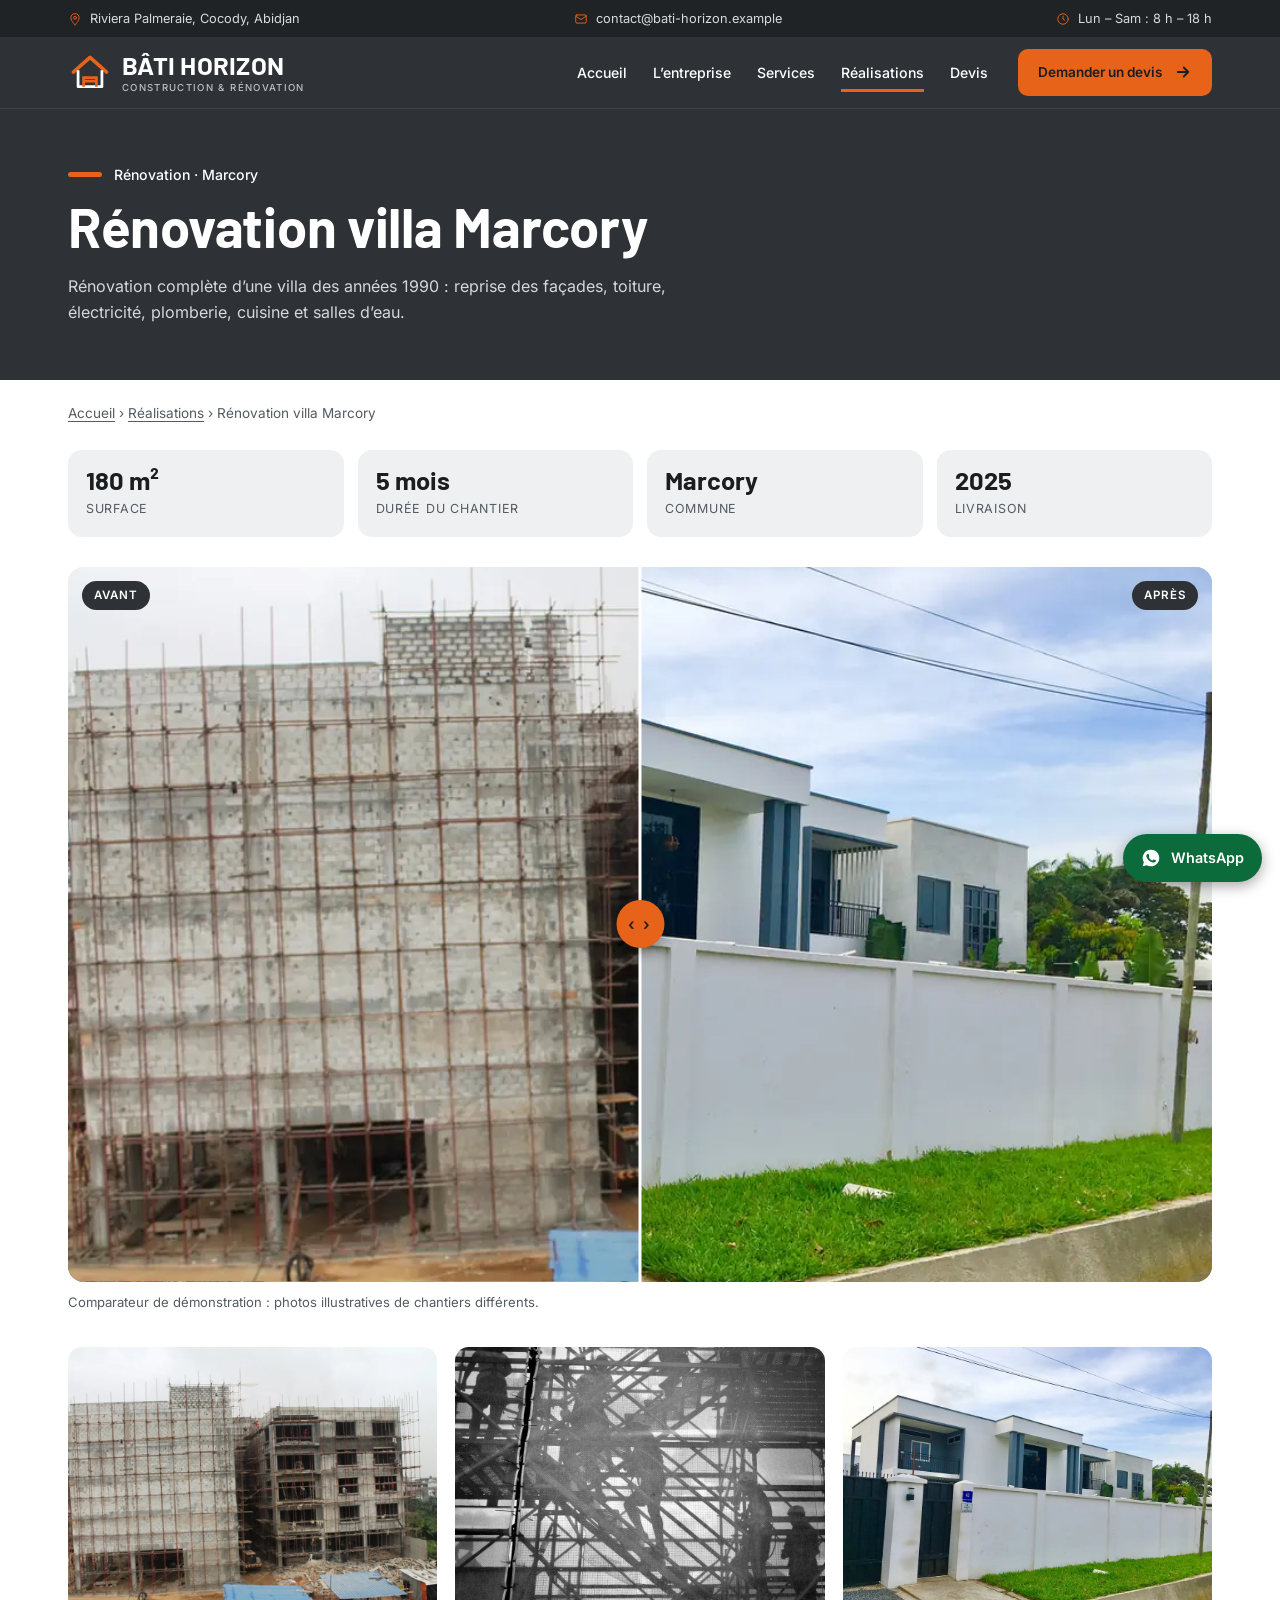
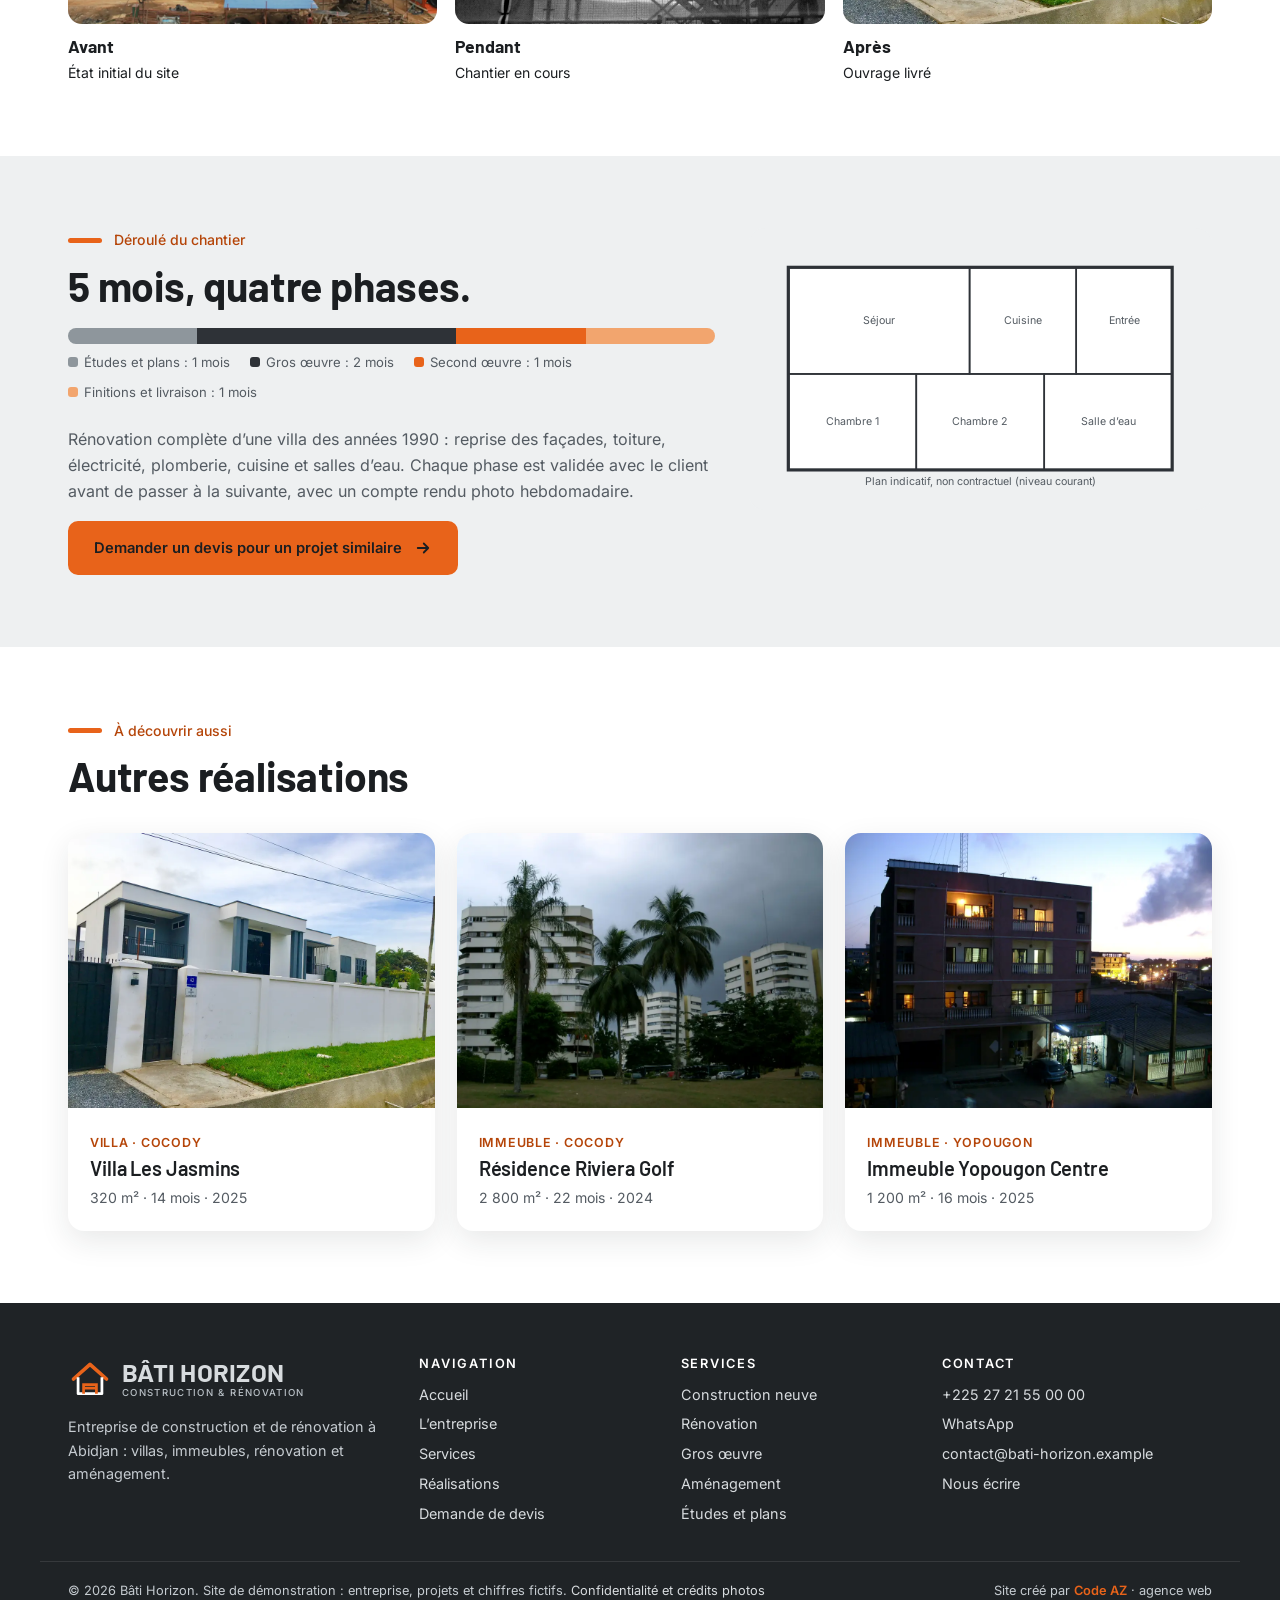
<file: projet-renovation-villa-marcory.html>
<!DOCTYPE html>
<html lang="fr">
<head>
<meta charset="utf-8">
<meta name="viewport" content="width=device-width, initial-scale=1">
<title>Rénovation villa Marcory · Rénovation à Marcory · Bâti Horizon</title>
<meta name="description" content="Rénovation villa Marcory : rénovation de 180 m² à Marcory, livré en 5 mois. Avant, pendant et après.">
<meta name="theme-color" content="#2E3237">
<link rel="icon" href="favicon.svg" type="image/svg+xml">
<link rel="preload" href="fonts/barlow-latin-700-normal.woff2" as="font" type="font/woff2" crossorigin>
<link rel="preload" href="fonts/inter-latin-400-normal.woff2" as="font" type="font/woff2" crossorigin>
<link rel="stylesheet" href="css/style.css">
</head>
<body data-page="projet">
<a class="skip" href="#contenu">Aller au contenu</a>
<div class="topbar"><div class="wrap"><span><svg class="" viewBox="0 0 24 24" fill="none" stroke="currentColor" stroke-width="1.6" stroke-linecap="round" stroke-linejoin="round" aria-hidden="true"><path d="M12 22s7-6.500 7-12a7 7 0 0 0-14 0c0 5.500 7 12 7 12z"/><circle cx="12" cy="10" r="2.500"/></svg>Riviera Palmeraie, Cocody, Abidjan</span><span><svg class="" viewBox="0 0 24 24" fill="none" stroke="currentColor" stroke-width="1.6" stroke-linecap="round" stroke-linejoin="round" aria-hidden="true"><rect x="3" y="5" width="18" height="14" rx="2"/><path d="M3 7l9 6 9-6"/></svg>contact@bati-horizon.example</span><span><svg class="" viewBox="0 0 24 24" fill="none" stroke="currentColor" stroke-width="1.6" stroke-linecap="round" stroke-linejoin="round" aria-hidden="true"><circle cx="12" cy="12" r="9"/><path d="M12 7v5l3 2"/></svg>Lun – Sam : 8 h – 18 h</span></div></div>
<header class="site-header"><div class="header-in">
<a class="brand" href="index.html" aria-label="Bâti Horizon, accueil"><svg viewBox="0 0 48 48" aria-hidden="true"><path d="M6 24L24 8l18 16" fill="none" stroke="#E8631A" stroke-width="4" stroke-linecap="round" stroke-linejoin="round"/><path d="M11 22v18h26V22" fill="none" stroke="#fff" stroke-width="3" stroke-linejoin="round"/><path d="M17 40V30h14v10M17 34h14" fill="none" stroke="#E8631A" stroke-width="3"/></svg><span><b>Bâti Horizon</b><small>Construction &amp; rénovation</small></span></a>
<button class="menu-btn" type="button" aria-expanded="false" aria-controls="nav" aria-label="Ouvrir le menu"><svg class="" viewBox="0 0 24 24" fill="none" stroke="currentColor" stroke-width="1.6" stroke-linecap="round" stroke-linejoin="round" aria-hidden="true"><path d="M4 7h16M4 12h16M4 17h16"/></svg></button>
<nav class="nav" id="nav" aria-label="Navigation principale"><ul><li><a href="index.html">Accueil</a></li><li><a href="entreprise.html">L’entreprise</a></li><li><a href="services.html">Services</a></li><li><a href="realisations.html" aria-current="page">Réalisations</a></li><li><a href="devis.html">Devis</a></li></ul><a class="btn sm" href="devis.html">Demander un devis <svg viewBox="0 0 24 24" fill="none" stroke="currentColor" stroke-width="2.4" stroke-linecap="round" stroke-linejoin="round" aria-hidden="true"><path d="M5 12h14M13 6l6 6-6 6"/></svg></a></nav>
</div></header>
<main id="contenu">

<div class="page-title"><div class="wrap"><span class="tag">Rénovation · Marcory</span><h1>Rénovation villa Marcory</h1><p>Rénovation complète d’une villa des années 1990 : reprise des façades, toiture, électricité, plomberie, cuisine et salles d’eau.</p></div></div>
<div class="wrap"><nav class="crumbs" aria-label="Fil d’Ariane"><a href="index.html">Accueil</a> › <a href="realisations.html">Réalisations</a> › Rénovation villa Marcory</nav></div>
<section style="padding-top:26px"><div class="wrap">
<div class="specs"><div><b>180 m²</b><span>Surface</span></div><div><b>5 mois</b><span>Durée du chantier</span></div><div><b>Marcory</b><span>Commune</span></div><div><b>2025</b><span>Livraison</span></div></div>
<div class="ba" id="ba"><img class="bot" src="img/p-villa.webp" width="1000" height="750" alt="Villa contemporaine blanche et bleue derrière un mur de clôture"><img class="top" src="img/p-macons3.webp" width="1000" height="750" alt="Deux bâtiments en béton en construction, échafaudages et toits de tôle bleue"><span class="l">Avant</span><span class="r">Après</span><span class="handle"></span><label class="vh" for="ba-r">Faire glisser pour comparer l’avant et l’après</label><input id="ba-r" type="range" min="0" max="100" value="50"></div>
<p class="note">Comparateur de démonstration : photos illustratives de chantiers différents.</p>
<div class="phase3"><figure><img src="img/p-macons3.webp" width="1000" height="750" alt="Deux bâtiments en béton en construction, échafaudages et toits de tôle bleue" loading="lazy"><figcaption><b>Avant</b>État initial du site</figcaption></figure><figure><img src="img/p-echafaudage.webp" width="1000" height="750" alt="Silhouettes d’ouvriers sur un échafaudage, en noir et blanc" loading="lazy"><figcaption><b>Pendant</b>Chantier en cours</figcaption></figure><figure><img src="img/p-villa.webp" width="1000" height="750" alt="Villa contemporaine blanche et bleue derrière un mur de clôture" loading="lazy"><figcaption><b>Après</b>Ouvrage livré</figcaption></figure></div>
</div></section>
<section class="alt"><div class="wrap twocol">
<div><span class="tag">Déroulé du chantier</span><h2>5 mois, quatre phases.</h2>
<div class="timeline" role="img" aria-label="Répartition des phases sur 5 mois"><span style="width:20%;background:#8E969C"></span><span style="width:40%;background:#2E3237"></span><span style="width:20%;background:#E8631A"></span><span style="width:20%;background:#F2A56E"></span></div>
<div class="tl-legend"><span><i style="background:#8E969C"></i>Études et plans : 1 mois</span><span><i style="background:#2E3237"></i>Gros œuvre : 2 mois</span><span><i style="background:#E8631A"></i>Second œuvre : 1 mois</span><span><i style="background:#F2A56E"></i>Finitions et livraison : 1 mois</span></div>
<p style="margin-top:22px;color:var(--muted)">Rénovation complète d’une villa des années 1990 : reprise des façades, toiture, électricité, plomberie, cuisine et salles d’eau. Chaque phase est validée avec le client avant de passer à la suivante, avec un compte rendu photo hebdomadaire.</p>
<a class="btn " href="devis.html?t=renovation">Demander un devis pour un projet similaire <svg viewBox="0 0 24 24" fill="none" stroke="currentColor" stroke-width="2.4" stroke-linecap="round" stroke-linejoin="round" aria-hidden="true"><path d="M5 12h14M13 6l6 6-6 6"/></svg></a></div>
<div class="planbox"><svg viewBox="0 0 400 230" role="img" aria-label="Plan schématique d’un niveau type : Séjour, Cuisine, Entrée, Chambre 1, Chambre 2, Salle d’eau"><rect x="20" y="20" width="360" height="190" fill="#fff" stroke="#2E3237" stroke-width="3"/><rect x="20" y="20" width="170" height="100" fill="none" stroke="#2E3237" stroke-width="1.5"/><text x="105" y="73" text-anchor="middle">Séjour</text><rect x="190" y="20" width="100" height="100" fill="none" stroke="#2E3237" stroke-width="1.5"/><text x="240" y="73" text-anchor="middle">Cuisine</text><rect x="290" y="20" width="90" height="100" fill="none" stroke="#2E3237" stroke-width="1.5"/><text x="335" y="73" text-anchor="middle">Entrée</text><rect x="20" y="120" width="120" height="90" fill="none" stroke="#2E3237" stroke-width="1.5"/><text x="80" y="168" text-anchor="middle">Chambre 1</text><rect x="140" y="120" width="120" height="90" fill="none" stroke="#2E3237" stroke-width="1.5"/><text x="200" y="168" text-anchor="middle">Chambre 2</text><rect x="260" y="120" width="120" height="90" fill="none" stroke="#2E3237" stroke-width="1.5"/><text x="320" y="168" text-anchor="middle">Salle d’eau</text><path d="M190 20v0" /><text x="200" y="224" text-anchor="middle">Plan indicatif, non contractuel (niveau courant)</text></svg></div>
</div></section>
<section><div class="wrap"><div class="head"><div><span class="tag">À découvrir aussi</span><h2>Autres réalisations</h2></div></div><div class="pgrid"><a class="proj" href="projet-villa-les-jasmins.html" data-type="villa" data-commune="Cocody"><img src="img/p-villa.webp" width="1000" height="750" alt="Villa contemporaine blanche et bleue derrière un mur de clôture" loading="lazy"><div class="b"><span class="m">Villa · Cocody</span><h3>Villa Les Jasmins</h3><p>320 m² · 14 mois · 2025</p></div></a>
<a class="proj" href="projet-residence-riviera-golf.html" data-type="immeuble" data-commune="Cocody"><img src="img/p-riviera.webp" width="1000" height="750" alt="Résidences en copropriété entourées de palmiers sous un ciel orageux" loading="lazy"><div class="b"><span class="m">Immeuble · Cocody</span><h3>Résidence Riviera Golf</h3><p>2 800 m² · 22 mois · 2024</p></div></a>
<a class="proj" href="projet-immeuble-yopougon-centre.html" data-type="immeuble" data-commune="Yopougon"><img src="img/p-yopougon.webp" width="1000" height="750" alt="Petit immeuble de quatre niveaux éclairé au crépuscule" loading="lazy"><div class="b"><span class="m">Immeuble · Yopougon</span><h3>Immeuble Yopougon Centre</h3><p>1 200 m² · 16 mois · 2025</p></div></a></div></div></section>
</main>
<footer class="site-footer"><div class="foot">
<div><a class="brand" href="index.html"><svg viewBox="0 0 48 48" aria-hidden="true"><path d="M6 24L24 8l18 16" fill="none" stroke="#E8631A" stroke-width="4" stroke-linecap="round" stroke-linejoin="round"/><path d="M11 22v18h26V22" fill="none" stroke="#fff" stroke-width="3" stroke-linejoin="round"/><path d="M17 40V30h14v10M17 34h14" fill="none" stroke="#E8631A" stroke-width="3"/></svg><span><b>Bâti Horizon</b><small>Construction &amp; rénovation</small></span></a><p>Entreprise de construction et de rénovation à Abidjan : villas, immeubles, rénovation et aménagement.</p></div>
<div><h2>Navigation</h2><a href="index.html">Accueil</a><a href="entreprise.html">L’entreprise</a><a href="services.html">Services</a><a href="realisations.html">Réalisations</a><a href="devis.html">Demande de devis</a></div>
<div><h2>Services</h2><a href="services.html">Construction neuve</a><a href="services.html">Rénovation</a><a href="services.html">Gros œuvre</a><a href="services.html">Aménagement</a><a href="services.html">Études et plans</a></div>
<div><h2>Contact</h2><a href="tel:+22527215500000">+225 27 21 55 00 00</a><a href="https://wa.me/2250700000000" rel="noopener">WhatsApp</a><a href="mailto:contact@bati-horizon.example">contact@bati-horizon.example</a><a href="entreprise.html#contact">Nous écrire</a></div>
</div>
<div class="legal"><span>© 2026 Bâti Horizon. Site de démonstration : entreprise, projets et chiffres fictifs. <a href="confidentialite.html" style="display:inline">Confidentialité et crédits photos</a></span><span class="signature">Site créé par <a href="https://agnissanisaac.com" rel="noopener">Code AZ</a> · agence web</span></div>
</footer>
<a class="wa" href="https://wa.me/2250700000000" rel="noopener" aria-label="Écrire à l’entreprise sur WhatsApp"><svg viewBox="0 0 24 24" fill="currentColor" aria-hidden="true"><path d="M12 2a10 10 0 0 0-8.6 15.1L2 22l5-1.3A10 10 0 1 0 12 2zm5.3 14.2c-.2.6-1.3 1.2-1.8 1.2-.5.1-1 .2-3.3-.7-2.800-1.200-4.600-4-4.700-4.200-.1-.2-1.100-1.500-1.100-2.800s.7-2 1-2.300c.2-.3.500-.3.700-.3h.5c.2 0 .4 0 .6.5l.8 2c.1.2.1.4 0 .5l-.4.6c-.1.2-.3.3-.1.6.2.3.8 1.300 1.700 2.100 1.100 1 2.100 1.300 2.400 1.500.3.1.4.1.6-.1l.8-1c.2-.3.4-.2.6-.1l1.900.9c.3.1.5.2.5.3.1.2.1.8-.1 1.400z"/></svg><span>WhatsApp</span></a>
<script src="js/data.js"></script>
<script src="js/main.js" defer></script>
</body>
</html>
</file>
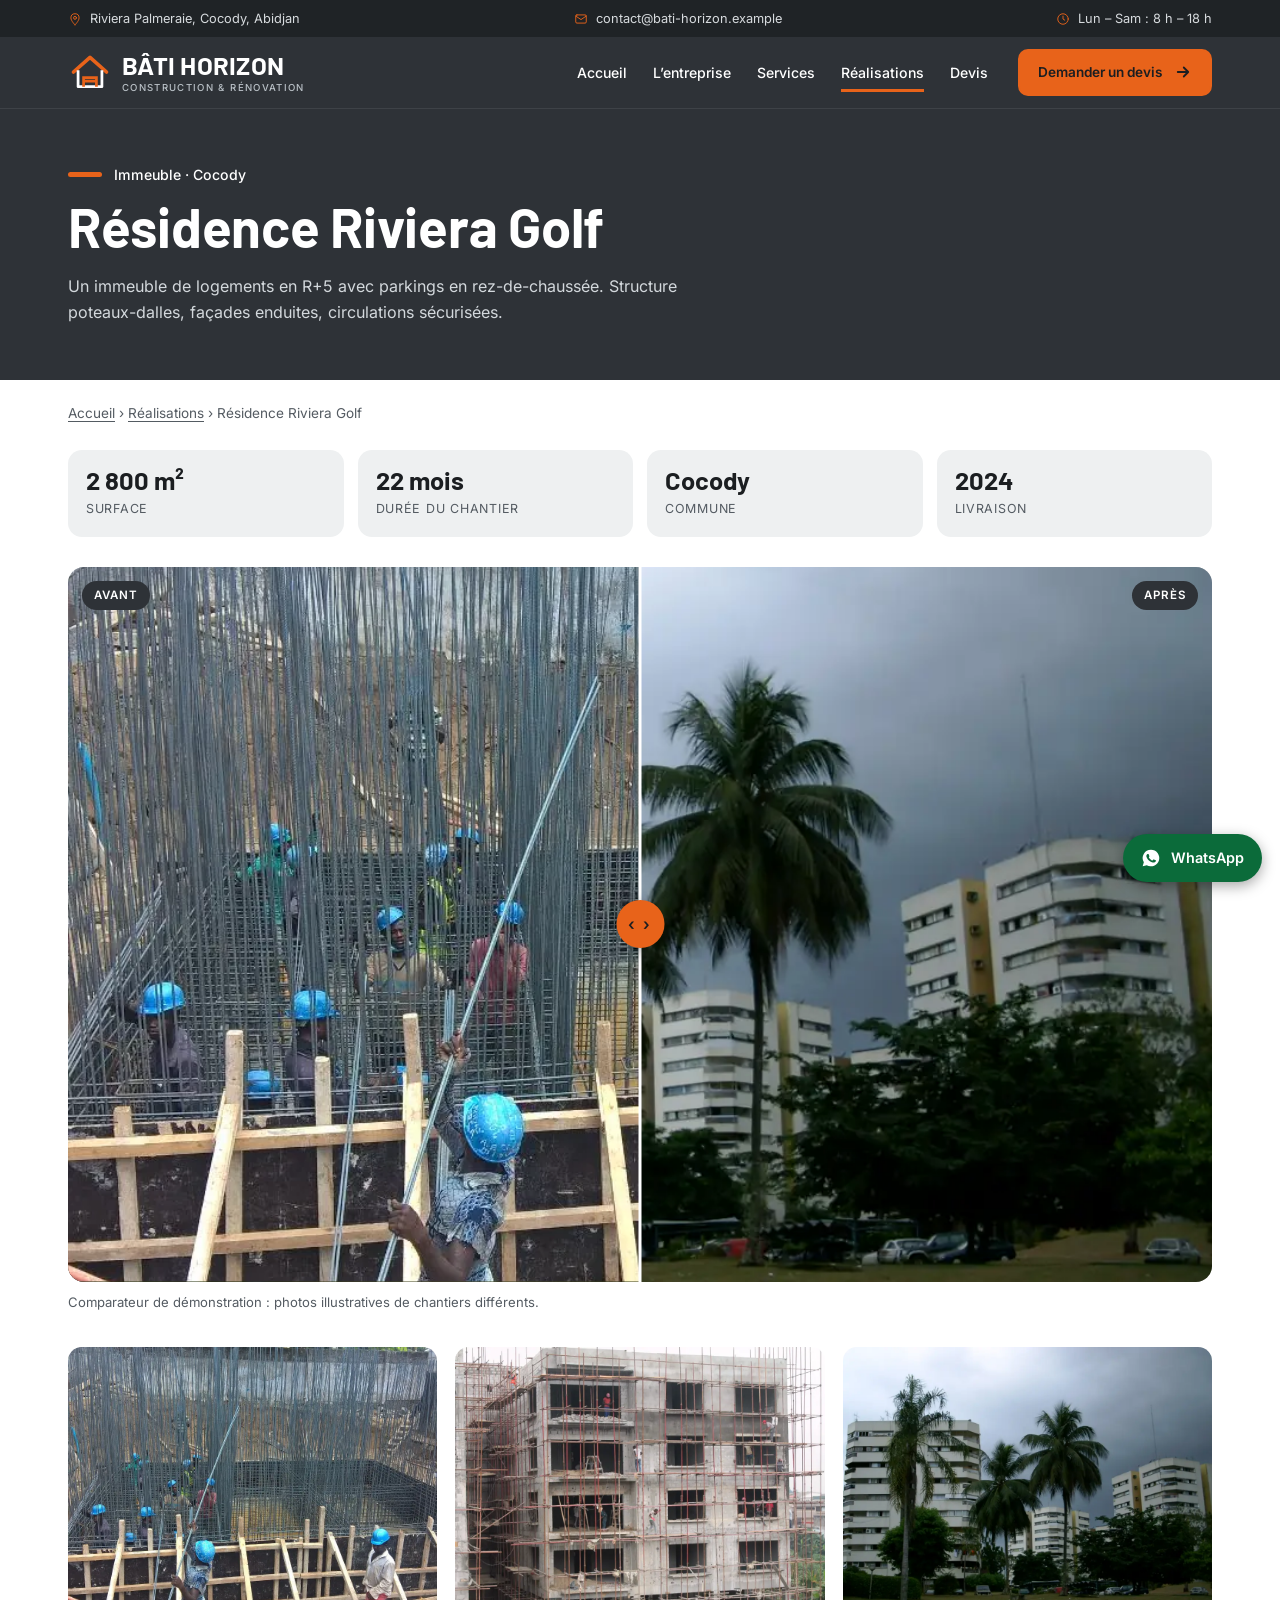
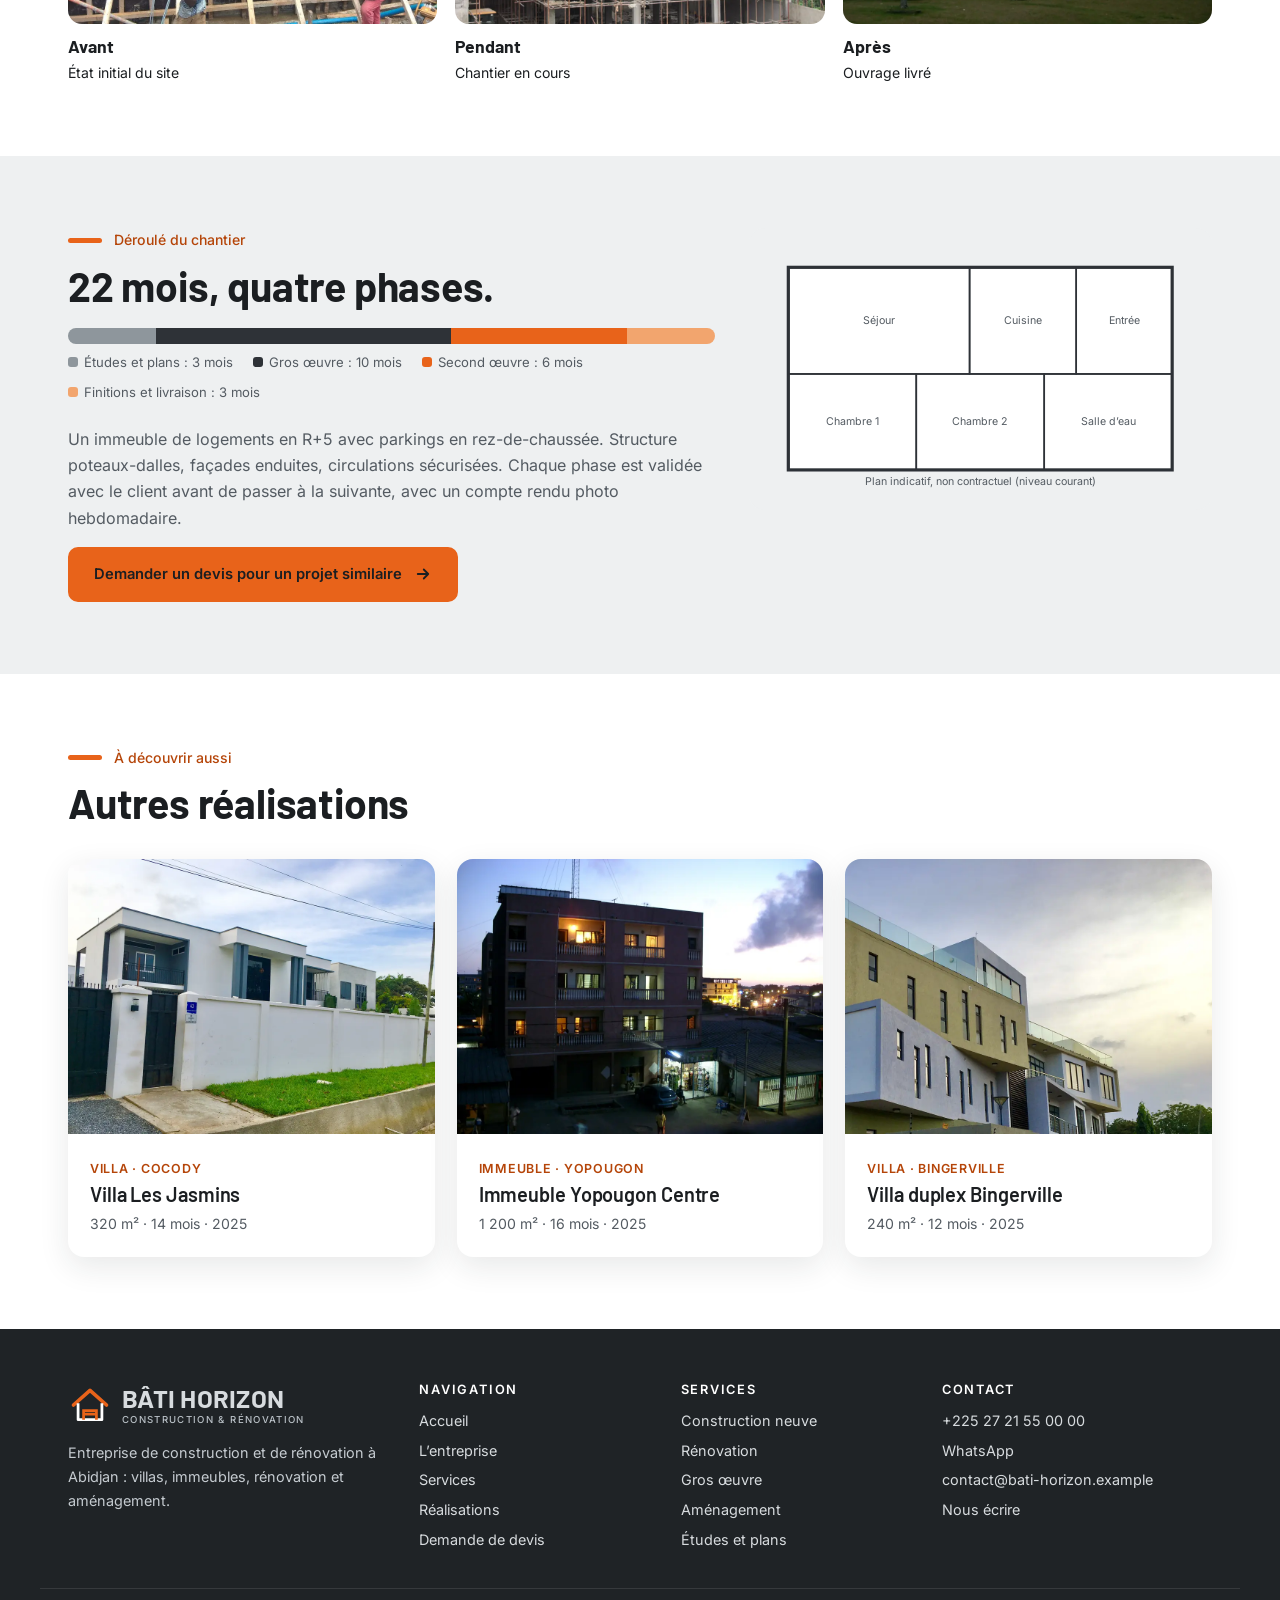
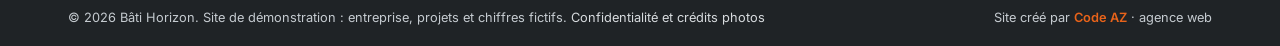
<file: projet-residence-riviera-golf.html>
<!DOCTYPE html>
<html lang="fr">
<head>
<meta charset="utf-8">
<meta name="viewport" content="width=device-width, initial-scale=1">
<title>Résidence Riviera Golf · Immeuble à Cocody · Bâti Horizon</title>
<meta name="description" content="Résidence Riviera Golf : immeuble de 2 800 m² à Cocody, livré en 22 mois. Avant, pendant et après.">
<meta name="theme-color" content="#2E3237">
<link rel="icon" href="favicon.svg" type="image/svg+xml">
<link rel="preload" href="fonts/barlow-latin-700-normal.woff2" as="font" type="font/woff2" crossorigin>
<link rel="preload" href="fonts/inter-latin-400-normal.woff2" as="font" type="font/woff2" crossorigin>
<link rel="stylesheet" href="css/style.css">
</head>
<body data-page="projet">
<a class="skip" href="#contenu">Aller au contenu</a>
<div class="topbar"><div class="wrap"><span><svg class="" viewBox="0 0 24 24" fill="none" stroke="currentColor" stroke-width="1.6" stroke-linecap="round" stroke-linejoin="round" aria-hidden="true"><path d="M12 22s7-6.500 7-12a7 7 0 0 0-14 0c0 5.500 7 12 7 12z"/><circle cx="12" cy="10" r="2.500"/></svg>Riviera Palmeraie, Cocody, Abidjan</span><span><svg class="" viewBox="0 0 24 24" fill="none" stroke="currentColor" stroke-width="1.6" stroke-linecap="round" stroke-linejoin="round" aria-hidden="true"><rect x="3" y="5" width="18" height="14" rx="2"/><path d="M3 7l9 6 9-6"/></svg>contact@bati-horizon.example</span><span><svg class="" viewBox="0 0 24 24" fill="none" stroke="currentColor" stroke-width="1.6" stroke-linecap="round" stroke-linejoin="round" aria-hidden="true"><circle cx="12" cy="12" r="9"/><path d="M12 7v5l3 2"/></svg>Lun – Sam : 8 h – 18 h</span></div></div>
<header class="site-header"><div class="header-in">
<a class="brand" href="index.html" aria-label="Bâti Horizon, accueil"><svg viewBox="0 0 48 48" aria-hidden="true"><path d="M6 24L24 8l18 16" fill="none" stroke="#E8631A" stroke-width="4" stroke-linecap="round" stroke-linejoin="round"/><path d="M11 22v18h26V22" fill="none" stroke="#fff" stroke-width="3" stroke-linejoin="round"/><path d="M17 40V30h14v10M17 34h14" fill="none" stroke="#E8631A" stroke-width="3"/></svg><span><b>Bâti Horizon</b><small>Construction &amp; rénovation</small></span></a>
<button class="menu-btn" type="button" aria-expanded="false" aria-controls="nav" aria-label="Ouvrir le menu"><svg class="" viewBox="0 0 24 24" fill="none" stroke="currentColor" stroke-width="1.6" stroke-linecap="round" stroke-linejoin="round" aria-hidden="true"><path d="M4 7h16M4 12h16M4 17h16"/></svg></button>
<nav class="nav" id="nav" aria-label="Navigation principale"><ul><li><a href="index.html">Accueil</a></li><li><a href="entreprise.html">L’entreprise</a></li><li><a href="services.html">Services</a></li><li><a href="realisations.html" aria-current="page">Réalisations</a></li><li><a href="devis.html">Devis</a></li></ul><a class="btn sm" href="devis.html">Demander un devis <svg viewBox="0 0 24 24" fill="none" stroke="currentColor" stroke-width="2.4" stroke-linecap="round" stroke-linejoin="round" aria-hidden="true"><path d="M5 12h14M13 6l6 6-6 6"/></svg></a></nav>
</div></header>
<main id="contenu">

<div class="page-title"><div class="wrap"><span class="tag">Immeuble · Cocody</span><h1>Résidence Riviera Golf</h1><p>Un immeuble de logements en R+5 avec parkings en rez-de-chaussée. Structure poteaux-dalles, façades enduites, circulations sécurisées.</p></div></div>
<div class="wrap"><nav class="crumbs" aria-label="Fil d’Ariane"><a href="index.html">Accueil</a> › <a href="realisations.html">Réalisations</a> › Résidence Riviera Golf</nav></div>
<section style="padding-top:26px"><div class="wrap">
<div class="specs"><div><b>2 800 m²</b><span>Surface</span></div><div><b>22 mois</b><span>Durée du chantier</span></div><div><b>Cocody</b><span>Commune</span></div><div><b>2024</b><span>Livraison</span></div></div>
<div class="ba" id="ba"><img class="bot" src="img/p-riviera.webp" width="1000" height="750" alt="Résidences en copropriété entourées de palmiers sous un ciel orageux"><img class="top" src="img/p-coffrage.webp" width="1000" height="750" alt="Fouille de fondation avec armatures et coffrages en bois, ouvriers en casque"><span class="l">Avant</span><span class="r">Après</span><span class="handle"></span><label class="vh" for="ba-r">Faire glisser pour comparer l’avant et l’après</label><input id="ba-r" type="range" min="0" max="100" value="50"></div>
<p class="note">Comparateur de démonstration : photos illustratives de chantiers différents.</p>
<div class="phase3"><figure><img src="img/p-coffrage.webp" width="1000" height="750" alt="Fouille de fondation avec armatures et coffrages en bois, ouvriers en casque" loading="lazy"><figcaption><b>Avant</b>État initial du site</figcaption></figure><figure><img src="img/p-macons1.webp" width="1000" height="750" alt="Immeuble en construction entouré d’échafaudages en bambou et en métal" loading="lazy"><figcaption><b>Pendant</b>Chantier en cours</figcaption></figure><figure><img src="img/p-riviera.webp" width="1000" height="750" alt="Résidences en copropriété entourées de palmiers sous un ciel orageux" loading="lazy"><figcaption><b>Après</b>Ouvrage livré</figcaption></figure></div>
</div></section>
<section class="alt"><div class="wrap twocol">
<div><span class="tag">Déroulé du chantier</span><h2>22 mois, quatre phases.</h2>
<div class="timeline" role="img" aria-label="Répartition des phases sur 22 mois"><span style="width:13.636363636363635%;background:#8E969C"></span><span style="width:45.45454545454545%;background:#2E3237"></span><span style="width:27.27272727272727%;background:#E8631A"></span><span style="width:13.636363636363635%;background:#F2A56E"></span></div>
<div class="tl-legend"><span><i style="background:#8E969C"></i>Études et plans : 3 mois</span><span><i style="background:#2E3237"></i>Gros œuvre : 10 mois</span><span><i style="background:#E8631A"></i>Second œuvre : 6 mois</span><span><i style="background:#F2A56E"></i>Finitions et livraison : 3 mois</span></div>
<p style="margin-top:22px;color:var(--muted)">Un immeuble de logements en R+5 avec parkings en rez-de-chaussée. Structure poteaux-dalles, façades enduites, circulations sécurisées. Chaque phase est validée avec le client avant de passer à la suivante, avec un compte rendu photo hebdomadaire.</p>
<a class="btn " href="devis.html?t=immeuble">Demander un devis pour un projet similaire <svg viewBox="0 0 24 24" fill="none" stroke="currentColor" stroke-width="2.4" stroke-linecap="round" stroke-linejoin="round" aria-hidden="true"><path d="M5 12h14M13 6l6 6-6 6"/></svg></a></div>
<div class="planbox"><svg viewBox="0 0 400 230" role="img" aria-label="Plan schématique d’un niveau type : Séjour, Cuisine, Entrée, Chambre 1, Chambre 2, Salle d’eau"><rect x="20" y="20" width="360" height="190" fill="#fff" stroke="#2E3237" stroke-width="3"/><rect x="20" y="20" width="170" height="100" fill="none" stroke="#2E3237" stroke-width="1.5"/><text x="105" y="73" text-anchor="middle">Séjour</text><rect x="190" y="20" width="100" height="100" fill="none" stroke="#2E3237" stroke-width="1.5"/><text x="240" y="73" text-anchor="middle">Cuisine</text><rect x="290" y="20" width="90" height="100" fill="none" stroke="#2E3237" stroke-width="1.5"/><text x="335" y="73" text-anchor="middle">Entrée</text><rect x="20" y="120" width="120" height="90" fill="none" stroke="#2E3237" stroke-width="1.5"/><text x="80" y="168" text-anchor="middle">Chambre 1</text><rect x="140" y="120" width="120" height="90" fill="none" stroke="#2E3237" stroke-width="1.5"/><text x="200" y="168" text-anchor="middle">Chambre 2</text><rect x="260" y="120" width="120" height="90" fill="none" stroke="#2E3237" stroke-width="1.5"/><text x="320" y="168" text-anchor="middle">Salle d’eau</text><path d="M190 20v0" /><text x="200" y="224" text-anchor="middle">Plan indicatif, non contractuel (niveau courant)</text></svg></div>
</div></section>
<section><div class="wrap"><div class="head"><div><span class="tag">À découvrir aussi</span><h2>Autres réalisations</h2></div></div><div class="pgrid"><a class="proj" href="projet-villa-les-jasmins.html" data-type="villa" data-commune="Cocody"><img src="img/p-villa.webp" width="1000" height="750" alt="Villa contemporaine blanche et bleue derrière un mur de clôture" loading="lazy"><div class="b"><span class="m">Villa · Cocody</span><h3>Villa Les Jasmins</h3><p>320 m² · 14 mois · 2025</p></div></a>
<a class="proj" href="projet-immeuble-yopougon-centre.html" data-type="immeuble" data-commune="Yopougon"><img src="img/p-yopougon.webp" width="1000" height="750" alt="Petit immeuble de quatre niveaux éclairé au crépuscule" loading="lazy"><div class="b"><span class="m">Immeuble · Yopougon</span><h3>Immeuble Yopougon Centre</h3><p>1 200 m² · 16 mois · 2025</p></div></a>
<a class="proj" href="projet-villa-duplex-bingerville.html" data-type="villa" data-commune="Bingerville"><img src="img/p-moderne.webp" width="1000" height="750" alt="Immeuble contemporain aux volumes décalés et aux garde-corps en verre" loading="lazy"><div class="b"><span class="m">Villa · Bingerville</span><h3>Villa duplex Bingerville</h3><p>240 m² · 12 mois · 2025</p></div></a></div></div></section>
</main>
<footer class="site-footer"><div class="foot">
<div><a class="brand" href="index.html"><svg viewBox="0 0 48 48" aria-hidden="true"><path d="M6 24L24 8l18 16" fill="none" stroke="#E8631A" stroke-width="4" stroke-linecap="round" stroke-linejoin="round"/><path d="M11 22v18h26V22" fill="none" stroke="#fff" stroke-width="3" stroke-linejoin="round"/><path d="M17 40V30h14v10M17 34h14" fill="none" stroke="#E8631A" stroke-width="3"/></svg><span><b>Bâti Horizon</b><small>Construction &amp; rénovation</small></span></a><p>Entreprise de construction et de rénovation à Abidjan : villas, immeubles, rénovation et aménagement.</p></div>
<div><h2>Navigation</h2><a href="index.html">Accueil</a><a href="entreprise.html">L’entreprise</a><a href="services.html">Services</a><a href="realisations.html">Réalisations</a><a href="devis.html">Demande de devis</a></div>
<div><h2>Services</h2><a href="services.html">Construction neuve</a><a href="services.html">Rénovation</a><a href="services.html">Gros œuvre</a><a href="services.html">Aménagement</a><a href="services.html">Études et plans</a></div>
<div><h2>Contact</h2><a href="tel:+22527215500000">+225 27 21 55 00 00</a><a href="https://wa.me/2250700000000" rel="noopener">WhatsApp</a><a href="mailto:contact@bati-horizon.example">contact@bati-horizon.example</a><a href="entreprise.html#contact">Nous écrire</a></div>
</div>
<div class="legal"><span>© 2026 Bâti Horizon. Site de démonstration : entreprise, projets et chiffres fictifs. <a href="confidentialite.html" style="display:inline">Confidentialité et crédits photos</a></span><span class="signature">Site créé par <a href="https://agnissanisaac.com" rel="noopener">Code AZ</a> · agence web</span></div>
</footer>
<a class="wa" href="https://wa.me/2250700000000" rel="noopener" aria-label="Écrire à l’entreprise sur WhatsApp"><svg viewBox="0 0 24 24" fill="currentColor" aria-hidden="true"><path d="M12 2a10 10 0 0 0-8.6 15.1L2 22l5-1.3A10 10 0 1 0 12 2zm5.3 14.2c-.2.6-1.3 1.2-1.8 1.2-.5.1-1 .2-3.3-.7-2.800-1.200-4.600-4-4.700-4.200-.1-.2-1.100-1.500-1.100-2.800s.7-2 1-2.300c.2-.3.500-.3.700-.3h.5c.2 0 .4 0 .6.5l.8 2c.1.2.1.4 0 .5l-.4.6c-.1.2-.3.3-.1.6.2.3.8 1.300 1.700 2.100 1.100 1 2.100 1.300 2.400 1.500.3.1.4.1.6-.1l.8-1c.2-.3.4-.2.6-.1l1.900.9c.3.1.5.2.5.3.1.2.1.8-.1 1.400z"/></svg><span>WhatsApp</span></a>
<script src="js/data.js"></script>
<script src="js/main.js" defer></script>
</body>
</html>
</file>
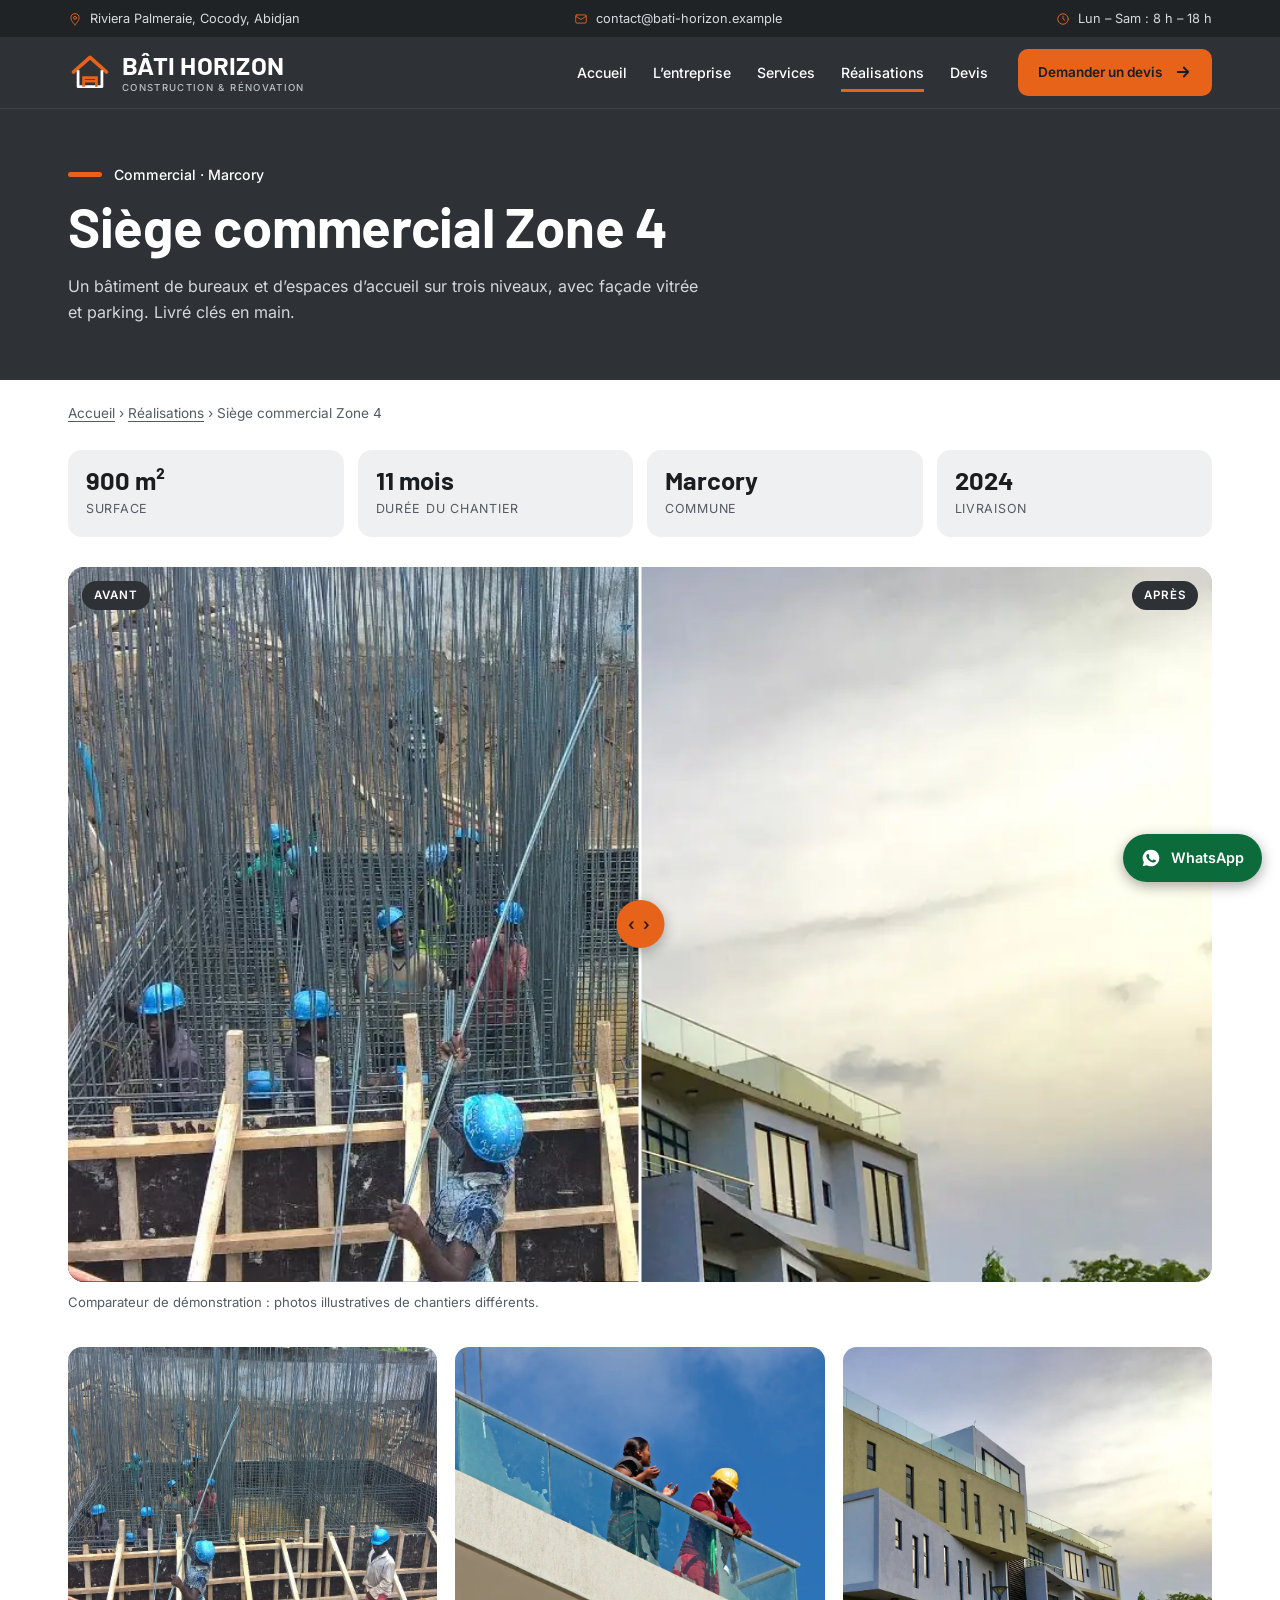
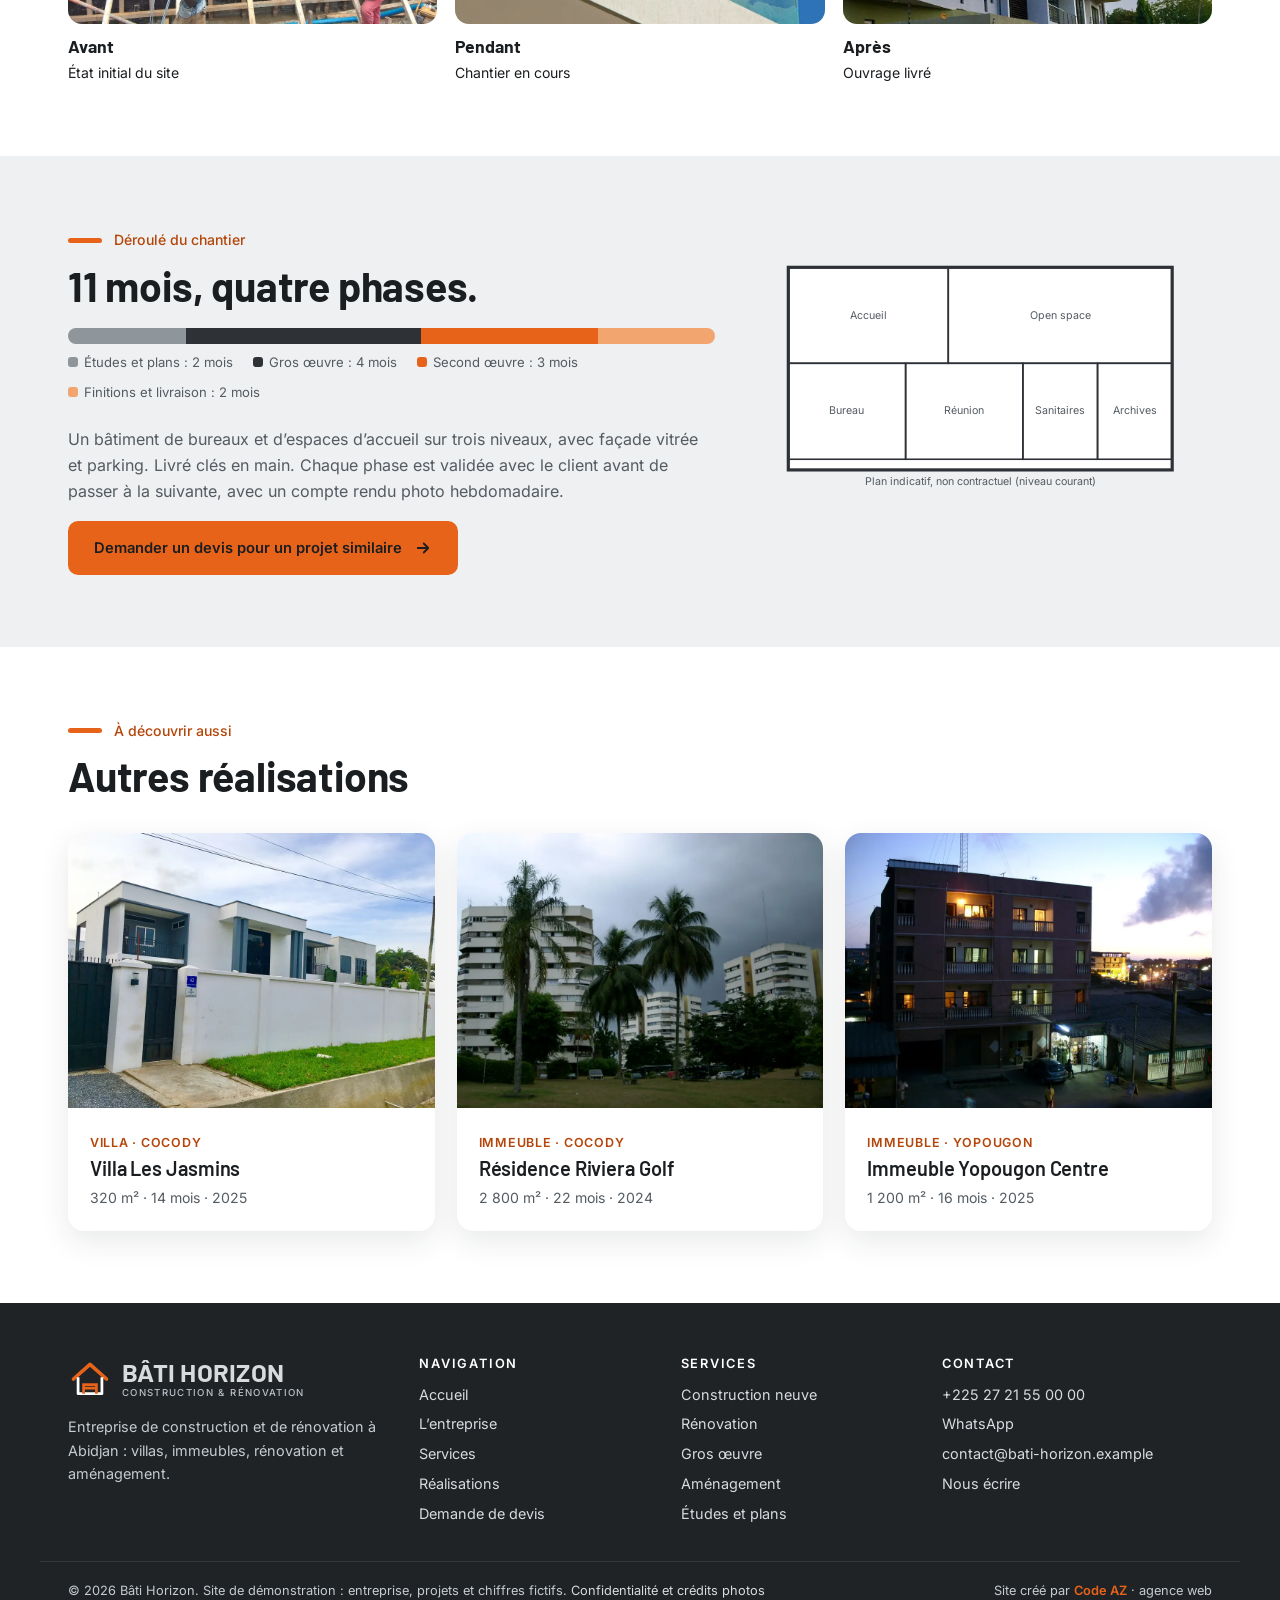
<file: projet-siege-zone-4.html>
<!DOCTYPE html>
<html lang="fr">
<head>
<meta charset="utf-8">
<meta name="viewport" content="width=device-width, initial-scale=1">
<title>Siège commercial Zone 4 · Commercial à Marcory · Bâti Horizon</title>
<meta name="description" content="Siège commercial Zone 4 : commercial de 900 m² à Marcory, livré en 11 mois. Avant, pendant et après.">
<meta name="theme-color" content="#2E3237">
<link rel="icon" href="favicon.svg" type="image/svg+xml">
<link rel="preload" href="fonts/barlow-latin-700-normal.woff2" as="font" type="font/woff2" crossorigin>
<link rel="preload" href="fonts/inter-latin-400-normal.woff2" as="font" type="font/woff2" crossorigin>
<link rel="stylesheet" href="css/style.css">
</head>
<body data-page="projet">
<a class="skip" href="#contenu">Aller au contenu</a>
<div class="topbar"><div class="wrap"><span><svg class="" viewBox="0 0 24 24" fill="none" stroke="currentColor" stroke-width="1.6" stroke-linecap="round" stroke-linejoin="round" aria-hidden="true"><path d="M12 22s7-6.500 7-12a7 7 0 0 0-14 0c0 5.500 7 12 7 12z"/><circle cx="12" cy="10" r="2.500"/></svg>Riviera Palmeraie, Cocody, Abidjan</span><span><svg class="" viewBox="0 0 24 24" fill="none" stroke="currentColor" stroke-width="1.6" stroke-linecap="round" stroke-linejoin="round" aria-hidden="true"><rect x="3" y="5" width="18" height="14" rx="2"/><path d="M3 7l9 6 9-6"/></svg>contact@bati-horizon.example</span><span><svg class="" viewBox="0 0 24 24" fill="none" stroke="currentColor" stroke-width="1.6" stroke-linecap="round" stroke-linejoin="round" aria-hidden="true"><circle cx="12" cy="12" r="9"/><path d="M12 7v5l3 2"/></svg>Lun – Sam : 8 h – 18 h</span></div></div>
<header class="site-header"><div class="header-in">
<a class="brand" href="index.html" aria-label="Bâti Horizon, accueil"><svg viewBox="0 0 48 48" aria-hidden="true"><path d="M6 24L24 8l18 16" fill="none" stroke="#E8631A" stroke-width="4" stroke-linecap="round" stroke-linejoin="round"/><path d="M11 22v18h26V22" fill="none" stroke="#fff" stroke-width="3" stroke-linejoin="round"/><path d="M17 40V30h14v10M17 34h14" fill="none" stroke="#E8631A" stroke-width="3"/></svg><span><b>Bâti Horizon</b><small>Construction &amp; rénovation</small></span></a>
<button class="menu-btn" type="button" aria-expanded="false" aria-controls="nav" aria-label="Ouvrir le menu"><svg class="" viewBox="0 0 24 24" fill="none" stroke="currentColor" stroke-width="1.6" stroke-linecap="round" stroke-linejoin="round" aria-hidden="true"><path d="M4 7h16M4 12h16M4 17h16"/></svg></button>
<nav class="nav" id="nav" aria-label="Navigation principale"><ul><li><a href="index.html">Accueil</a></li><li><a href="entreprise.html">L’entreprise</a></li><li><a href="services.html">Services</a></li><li><a href="realisations.html" aria-current="page">Réalisations</a></li><li><a href="devis.html">Devis</a></li></ul><a class="btn sm" href="devis.html">Demander un devis <svg viewBox="0 0 24 24" fill="none" stroke="currentColor" stroke-width="2.4" stroke-linecap="round" stroke-linejoin="round" aria-hidden="true"><path d="M5 12h14M13 6l6 6-6 6"/></svg></a></nav>
</div></header>
<main id="contenu">

<div class="page-title"><div class="wrap"><span class="tag">Commercial · Marcory</span><h1>Siège commercial Zone 4</h1><p>Un bâtiment de bureaux et d’espaces d’accueil sur trois niveaux, avec façade vitrée et parking. Livré clés en main.</p></div></div>
<div class="wrap"><nav class="crumbs" aria-label="Fil d’Ariane"><a href="index.html">Accueil</a> › <a href="realisations.html">Réalisations</a> › Siège commercial Zone 4</nav></div>
<section style="padding-top:26px"><div class="wrap">
<div class="specs"><div><b>900 m²</b><span>Surface</span></div><div><b>11 mois</b><span>Durée du chantier</span></div><div><b>Marcory</b><span>Commune</span></div><div><b>2024</b><span>Livraison</span></div></div>
<div class="ba" id="ba"><img class="bot" src="img/p-moderne.webp" width="1000" height="750" alt="Immeuble contemporain aux volumes décalés et aux garde-corps en verre"><img class="top" src="img/p-coffrage.webp" width="1000" height="750" alt="Fouille de fondation avec armatures et coffrages en bois, ouvriers en casque"><span class="l">Avant</span><span class="r">Après</span><span class="handle"></span><label class="vh" for="ba-r">Faire glisser pour comparer l’avant et l’après</label><input id="ba-r" type="range" min="0" max="100" value="50"></div>
<p class="note">Comparateur de démonstration : photos illustratives de chantiers différents.</p>
<div class="phase3"><figure><img src="img/p-coffrage.webp" width="1000" height="750" alt="Fouille de fondation avec armatures et coffrages en bois, ouvriers en casque" loading="lazy"><figcaption><b>Avant</b>État initial du site</figcaption></figure><figure><img src="img/p-casque.webp" width="1000" height="750" alt="Deux personnes en casque sur un balcon à garde-corps en verre, sous un ciel bleu" loading="lazy"><figcaption><b>Pendant</b>Chantier en cours</figcaption></figure><figure><img src="img/p-moderne.webp" width="1000" height="750" alt="Immeuble contemporain aux volumes décalés et aux garde-corps en verre" loading="lazy"><figcaption><b>Après</b>Ouvrage livré</figcaption></figure></div>
</div></section>
<section class="alt"><div class="wrap twocol">
<div><span class="tag">Déroulé du chantier</span><h2>11 mois, quatre phases.</h2>
<div class="timeline" role="img" aria-label="Répartition des phases sur 11 mois"><span style="width:18.181818181818183%;background:#8E969C"></span><span style="width:36.36363636363637%;background:#2E3237"></span><span style="width:27.27272727272727%;background:#E8631A"></span><span style="width:18.181818181818183%;background:#F2A56E"></span></div>
<div class="tl-legend"><span><i style="background:#8E969C"></i>Études et plans : 2 mois</span><span><i style="background:#2E3237"></i>Gros œuvre : 4 mois</span><span><i style="background:#E8631A"></i>Second œuvre : 3 mois</span><span><i style="background:#F2A56E"></i>Finitions et livraison : 2 mois</span></div>
<p style="margin-top:22px;color:var(--muted)">Un bâtiment de bureaux et d’espaces d’accueil sur trois niveaux, avec façade vitrée et parking. Livré clés en main. Chaque phase est validée avec le client avant de passer à la suivante, avec un compte rendu photo hebdomadaire.</p>
<a class="btn " href="devis.html?t=commercial">Demander un devis pour un projet similaire <svg viewBox="0 0 24 24" fill="none" stroke="currentColor" stroke-width="2.4" stroke-linecap="round" stroke-linejoin="round" aria-hidden="true"><path d="M5 12h14M13 6l6 6-6 6"/></svg></a></div>
<div class="planbox"><svg viewBox="0 0 400 230" role="img" aria-label="Plan schématique d’un niveau type : Accueil, Open space, Bureau, Réunion, Sanitaires, Archives"><rect x="20" y="20" width="360" height="190" fill="#fff" stroke="#2E3237" stroke-width="3"/><rect x="20" y="20" width="150" height="90" fill="none" stroke="#2E3237" stroke-width="1.5"/><text x="95" y="68" text-anchor="middle">Accueil</text><rect x="170" y="20" width="210" height="90" fill="none" stroke="#2E3237" stroke-width="1.5"/><text x="275" y="68" text-anchor="middle">Open space</text><rect x="20" y="110" width="110" height="90" fill="none" stroke="#2E3237" stroke-width="1.5"/><text x="75" y="158" text-anchor="middle">Bureau</text><rect x="130" y="110" width="110" height="90" fill="none" stroke="#2E3237" stroke-width="1.5"/><text x="185" y="158" text-anchor="middle">Réunion</text><rect x="240" y="110" width="70" height="90" fill="none" stroke="#2E3237" stroke-width="1.5"/><text x="275" y="158" text-anchor="middle">Sanitaires</text><rect x="310" y="110" width="70" height="90" fill="none" stroke="#2E3237" stroke-width="1.5"/><text x="345" y="158" text-anchor="middle">Archives</text><path d="M190 20v0" /><text x="200" y="224" text-anchor="middle">Plan indicatif, non contractuel (niveau courant)</text></svg></div>
</div></section>
<section><div class="wrap"><div class="head"><div><span class="tag">À découvrir aussi</span><h2>Autres réalisations</h2></div></div><div class="pgrid"><a class="proj" href="projet-villa-les-jasmins.html" data-type="villa" data-commune="Cocody"><img src="img/p-villa.webp" width="1000" height="750" alt="Villa contemporaine blanche et bleue derrière un mur de clôture" loading="lazy"><div class="b"><span class="m">Villa · Cocody</span><h3>Villa Les Jasmins</h3><p>320 m² · 14 mois · 2025</p></div></a>
<a class="proj" href="projet-residence-riviera-golf.html" data-type="immeuble" data-commune="Cocody"><img src="img/p-riviera.webp" width="1000" height="750" alt="Résidences en copropriété entourées de palmiers sous un ciel orageux" loading="lazy"><div class="b"><span class="m">Immeuble · Cocody</span><h3>Résidence Riviera Golf</h3><p>2 800 m² · 22 mois · 2024</p></div></a>
<a class="proj" href="projet-immeuble-yopougon-centre.html" data-type="immeuble" data-commune="Yopougon"><img src="img/p-yopougon.webp" width="1000" height="750" alt="Petit immeuble de quatre niveaux éclairé au crépuscule" loading="lazy"><div class="b"><span class="m">Immeuble · Yopougon</span><h3>Immeuble Yopougon Centre</h3><p>1 200 m² · 16 mois · 2025</p></div></a></div></div></section>
</main>
<footer class="site-footer"><div class="foot">
<div><a class="brand" href="index.html"><svg viewBox="0 0 48 48" aria-hidden="true"><path d="M6 24L24 8l18 16" fill="none" stroke="#E8631A" stroke-width="4" stroke-linecap="round" stroke-linejoin="round"/><path d="M11 22v18h26V22" fill="none" stroke="#fff" stroke-width="3" stroke-linejoin="round"/><path d="M17 40V30h14v10M17 34h14" fill="none" stroke="#E8631A" stroke-width="3"/></svg><span><b>Bâti Horizon</b><small>Construction &amp; rénovation</small></span></a><p>Entreprise de construction et de rénovation à Abidjan : villas, immeubles, rénovation et aménagement.</p></div>
<div><h2>Navigation</h2><a href="index.html">Accueil</a><a href="entreprise.html">L’entreprise</a><a href="services.html">Services</a><a href="realisations.html">Réalisations</a><a href="devis.html">Demande de devis</a></div>
<div><h2>Services</h2><a href="services.html">Construction neuve</a><a href="services.html">Rénovation</a><a href="services.html">Gros œuvre</a><a href="services.html">Aménagement</a><a href="services.html">Études et plans</a></div>
<div><h2>Contact</h2><a href="tel:+22527215500000">+225 27 21 55 00 00</a><a href="https://wa.me/2250700000000" rel="noopener">WhatsApp</a><a href="mailto:contact@bati-horizon.example">contact@bati-horizon.example</a><a href="entreprise.html#contact">Nous écrire</a></div>
</div>
<div class="legal"><span>© 2026 Bâti Horizon. Site de démonstration : entreprise, projets et chiffres fictifs. <a href="confidentialite.html" style="display:inline">Confidentialité et crédits photos</a></span><span class="signature">Site créé par <a href="https://agnissanisaac.com" rel="noopener">Code AZ</a> · agence web</span></div>
</footer>
<a class="wa" href="https://wa.me/2250700000000" rel="noopener" aria-label="Écrire à l’entreprise sur WhatsApp"><svg viewBox="0 0 24 24" fill="currentColor" aria-hidden="true"><path d="M12 2a10 10 0 0 0-8.6 15.1L2 22l5-1.3A10 10 0 1 0 12 2zm5.3 14.2c-.2.6-1.3 1.2-1.8 1.2-.5.1-1 .2-3.3-.7-2.800-1.200-4.600-4-4.700-4.200-.1-.2-1.100-1.500-1.100-2.800s.7-2 1-2.300c.2-.3.500-.3.700-.3h.5c.2 0 .4 0 .6.5l.8 2c.1.2.1.4 0 .5l-.4.6c-.1.2-.3.3-.1.6.2.3.8 1.300 1.700 2.100 1.100 1 2.100 1.300 2.400 1.500.3.1.4.1.6-.1l.8-1c.2-.3.4-.2.6-.1l1.900.9c.3.1.5.2.5.3.1.2.1.8-.1 1.400z"/></svg><span>WhatsApp</span></a>
<script src="js/data.js"></script>
<script src="js/main.js" defer></script>
</body>
</html>
</file>
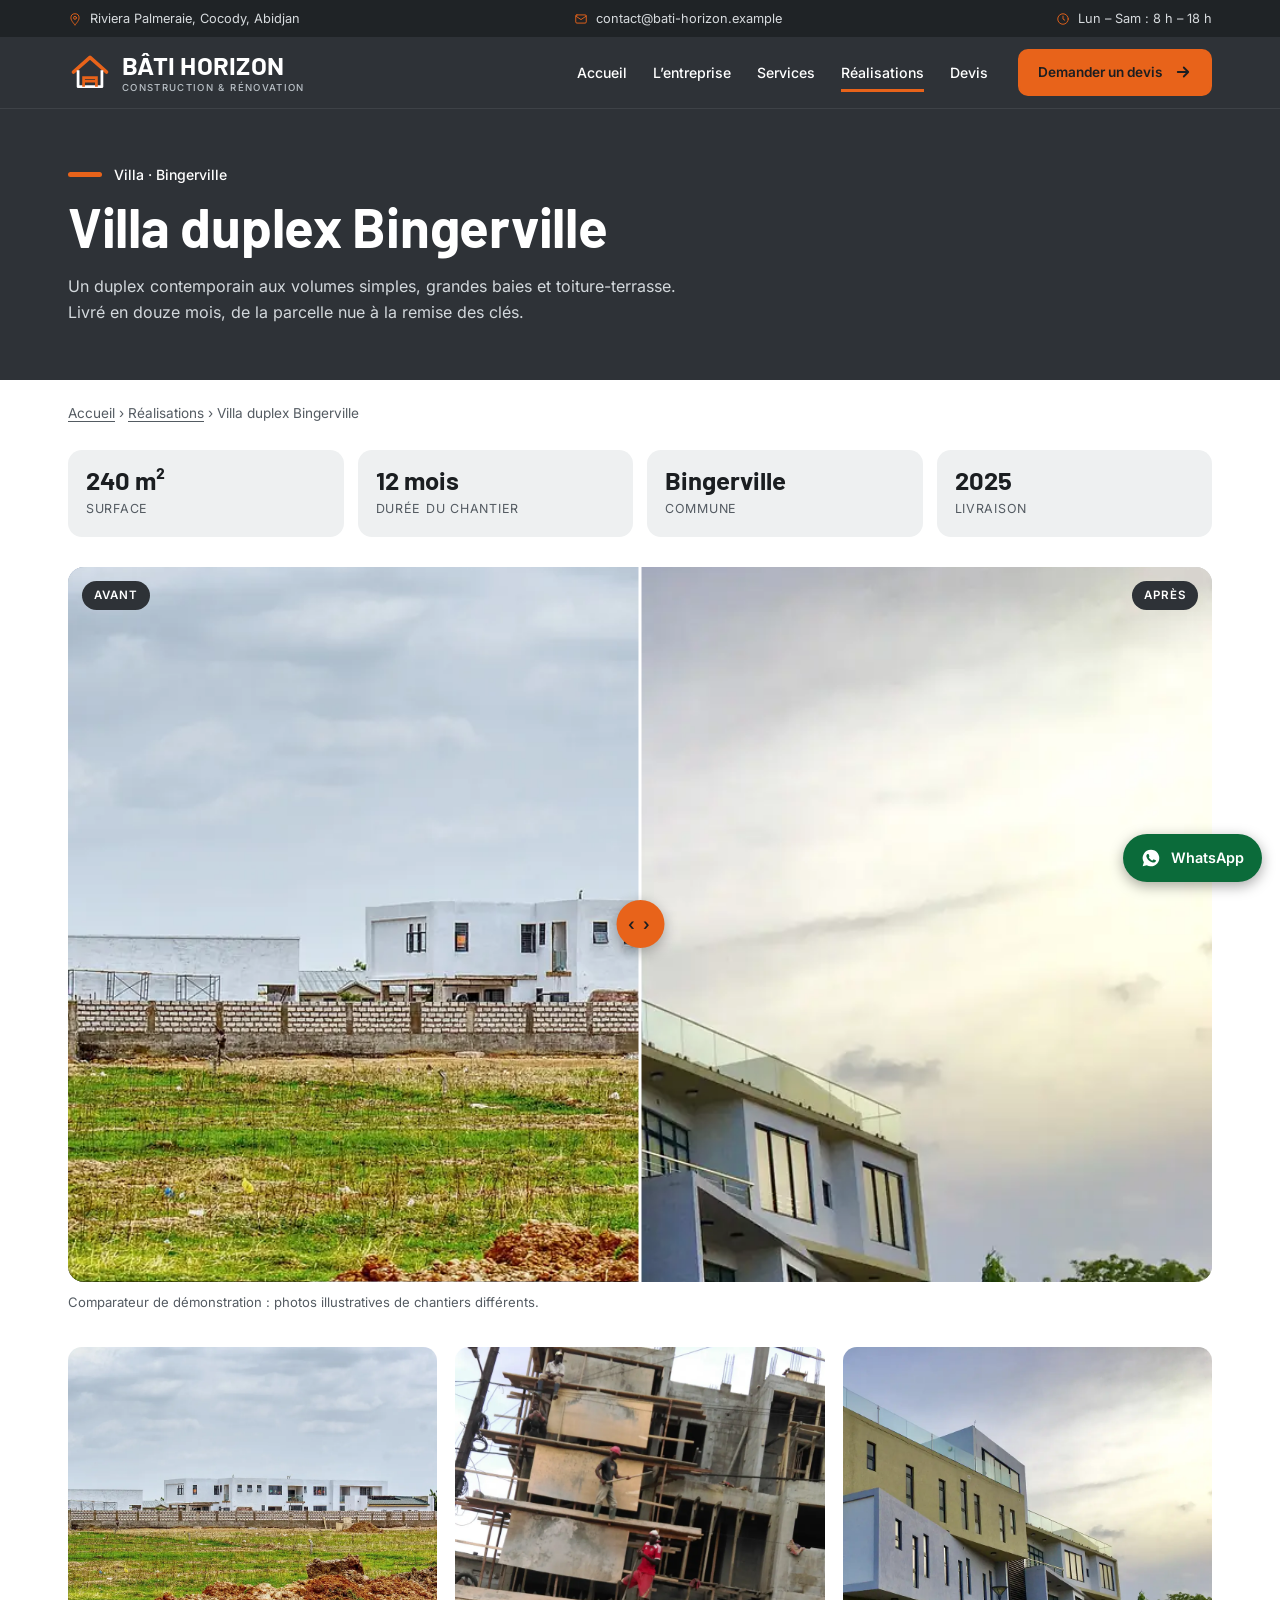
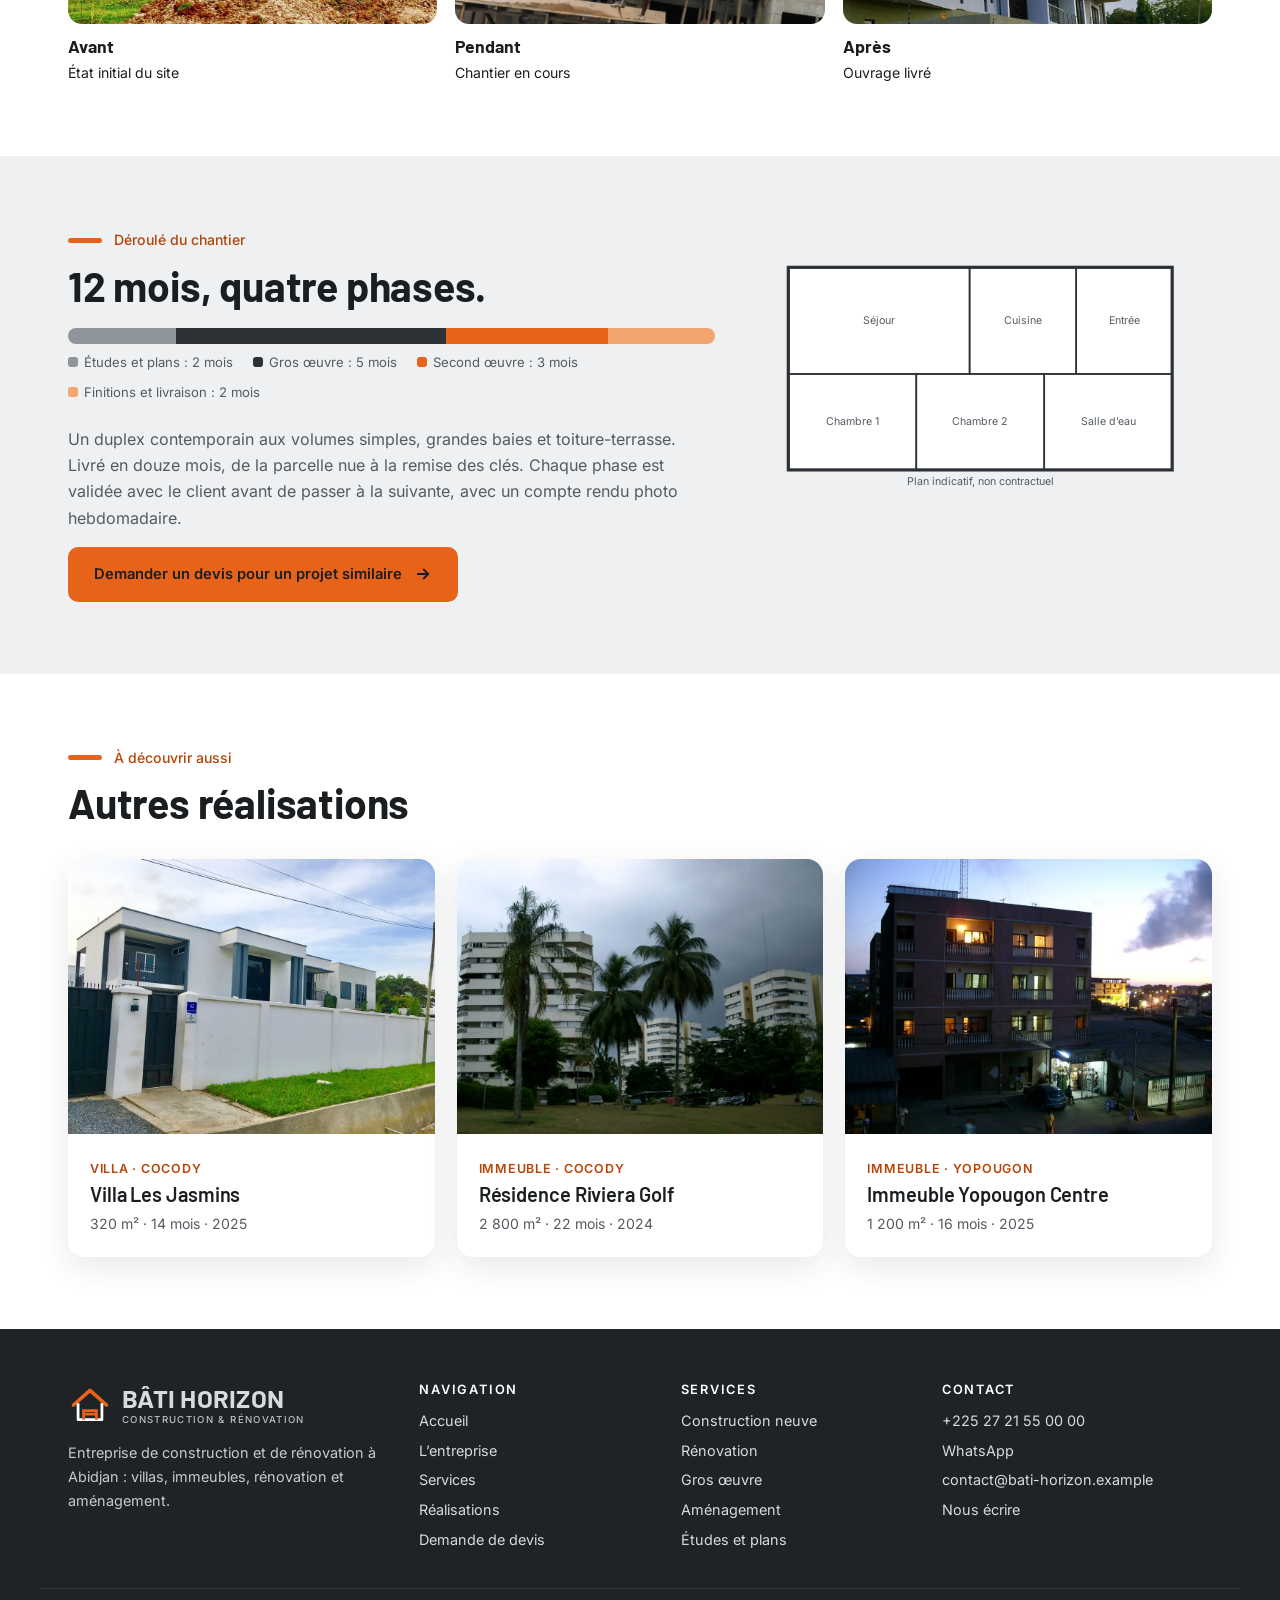
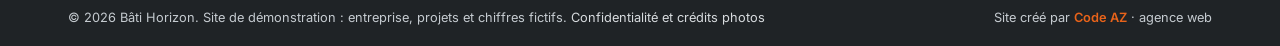
<file: projet-villa-duplex-bingerville.html>
<!DOCTYPE html>
<html lang="fr">
<head>
<meta charset="utf-8">
<meta name="viewport" content="width=device-width, initial-scale=1">
<title>Villa duplex Bingerville · Villa à Bingerville · Bâti Horizon</title>
<meta name="description" content="Villa duplex Bingerville : villa de 240 m² à Bingerville, livré en 12 mois. Avant, pendant et après.">
<meta name="theme-color" content="#2E3237">
<link rel="icon" href="favicon.svg" type="image/svg+xml">
<link rel="preload" href="fonts/barlow-latin-700-normal.woff2" as="font" type="font/woff2" crossorigin>
<link rel="preload" href="fonts/inter-latin-400-normal.woff2" as="font" type="font/woff2" crossorigin>
<link rel="stylesheet" href="css/style.css">
</head>
<body data-page="projet">
<a class="skip" href="#contenu">Aller au contenu</a>
<div class="topbar"><div class="wrap"><span><svg class="" viewBox="0 0 24 24" fill="none" stroke="currentColor" stroke-width="1.6" stroke-linecap="round" stroke-linejoin="round" aria-hidden="true"><path d="M12 22s7-6.500 7-12a7 7 0 0 0-14 0c0 5.500 7 12 7 12z"/><circle cx="12" cy="10" r="2.500"/></svg>Riviera Palmeraie, Cocody, Abidjan</span><span><svg class="" viewBox="0 0 24 24" fill="none" stroke="currentColor" stroke-width="1.6" stroke-linecap="round" stroke-linejoin="round" aria-hidden="true"><rect x="3" y="5" width="18" height="14" rx="2"/><path d="M3 7l9 6 9-6"/></svg>contact@bati-horizon.example</span><span><svg class="" viewBox="0 0 24 24" fill="none" stroke="currentColor" stroke-width="1.6" stroke-linecap="round" stroke-linejoin="round" aria-hidden="true"><circle cx="12" cy="12" r="9"/><path d="M12 7v5l3 2"/></svg>Lun – Sam : 8 h – 18 h</span></div></div>
<header class="site-header"><div class="header-in">
<a class="brand" href="index.html" aria-label="Bâti Horizon, accueil"><svg viewBox="0 0 48 48" aria-hidden="true"><path d="M6 24L24 8l18 16" fill="none" stroke="#E8631A" stroke-width="4" stroke-linecap="round" stroke-linejoin="round"/><path d="M11 22v18h26V22" fill="none" stroke="#fff" stroke-width="3" stroke-linejoin="round"/><path d="M17 40V30h14v10M17 34h14" fill="none" stroke="#E8631A" stroke-width="3"/></svg><span><b>Bâti Horizon</b><small>Construction &amp; rénovation</small></span></a>
<button class="menu-btn" type="button" aria-expanded="false" aria-controls="nav" aria-label="Ouvrir le menu"><svg class="" viewBox="0 0 24 24" fill="none" stroke="currentColor" stroke-width="1.6" stroke-linecap="round" stroke-linejoin="round" aria-hidden="true"><path d="M4 7h16M4 12h16M4 17h16"/></svg></button>
<nav class="nav" id="nav" aria-label="Navigation principale"><ul><li><a href="index.html">Accueil</a></li><li><a href="entreprise.html">L’entreprise</a></li><li><a href="services.html">Services</a></li><li><a href="realisations.html" aria-current="page">Réalisations</a></li><li><a href="devis.html">Devis</a></li></ul><a class="btn sm" href="devis.html">Demander un devis <svg viewBox="0 0 24 24" fill="none" stroke="currentColor" stroke-width="2.4" stroke-linecap="round" stroke-linejoin="round" aria-hidden="true"><path d="M5 12h14M13 6l6 6-6 6"/></svg></a></nav>
</div></header>
<main id="contenu">

<div class="page-title"><div class="wrap"><span class="tag">Villa · Bingerville</span><h1>Villa duplex Bingerville</h1><p>Un duplex contemporain aux volumes simples, grandes baies et toiture-terrasse. Livré en douze mois, de la parcelle nue à la remise des clés.</p></div></div>
<div class="wrap"><nav class="crumbs" aria-label="Fil d’Ariane"><a href="index.html">Accueil</a> › <a href="realisations.html">Réalisations</a> › Villa duplex Bingerville</nav></div>
<section style="padding-top:26px"><div class="wrap">
<div class="specs"><div><b>240 m²</b><span>Surface</span></div><div><b>12 mois</b><span>Durée du chantier</span></div><div><b>Bingerville</b><span>Commune</span></div><div><b>2025</b><span>Livraison</span></div></div>
<div class="ba" id="ba"><img class="bot" src="img/p-moderne.webp" width="1000" height="750" alt="Immeuble contemporain aux volumes décalés et aux garde-corps en verre"><img class="top" src="img/p-terrain.webp" width="1000" height="750" alt="Terrain nu avec terre rouge et construction blanche au loin"><span class="l">Avant</span><span class="r">Après</span><span class="handle"></span><label class="vh" for="ba-r">Faire glisser pour comparer l’avant et l’après</label><input id="ba-r" type="range" min="0" max="100" value="50"></div>
<p class="note">Comparateur de démonstration : photos illustratives de chantiers différents.</p>
<div class="phase3"><figure><img src="img/p-terrain.webp" width="1000" height="750" alt="Terrain nu avec terre rouge et construction blanche au loin" loading="lazy"><figcaption><b>Avant</b>État initial du site</figcaption></figure><figure><img src="img/p-douala.webp" width="1000" height="750" alt="Immeuble en construction avec coffrages, sable et ouvriers sur les échafaudages" loading="lazy"><figcaption><b>Pendant</b>Chantier en cours</figcaption></figure><figure><img src="img/p-moderne.webp" width="1000" height="750" alt="Immeuble contemporain aux volumes décalés et aux garde-corps en verre" loading="lazy"><figcaption><b>Après</b>Ouvrage livré</figcaption></figure></div>
</div></section>
<section class="alt"><div class="wrap twocol">
<div><span class="tag">Déroulé du chantier</span><h2>12 mois, quatre phases.</h2>
<div class="timeline" role="img" aria-label="Répartition des phases sur 12 mois"><span style="width:16.666666666666664%;background:#8E969C"></span><span style="width:41.66666666666667%;background:#2E3237"></span><span style="width:25%;background:#E8631A"></span><span style="width:16.666666666666664%;background:#F2A56E"></span></div>
<div class="tl-legend"><span><i style="background:#8E969C"></i>Études et plans : 2 mois</span><span><i style="background:#2E3237"></i>Gros œuvre : 5 mois</span><span><i style="background:#E8631A"></i>Second œuvre : 3 mois</span><span><i style="background:#F2A56E"></i>Finitions et livraison : 2 mois</span></div>
<p style="margin-top:22px;color:var(--muted)">Un duplex contemporain aux volumes simples, grandes baies et toiture-terrasse. Livré en douze mois, de la parcelle nue à la remise des clés. Chaque phase est validée avec le client avant de passer à la suivante, avec un compte rendu photo hebdomadaire.</p>
<a class="btn " href="devis.html?t=villa">Demander un devis pour un projet similaire <svg viewBox="0 0 24 24" fill="none" stroke="currentColor" stroke-width="2.4" stroke-linecap="round" stroke-linejoin="round" aria-hidden="true"><path d="M5 12h14M13 6l6 6-6 6"/></svg></a></div>
<div class="planbox"><svg viewBox="0 0 400 230" role="img" aria-label="Plan schématique d’un niveau type : Séjour, Cuisine, Entrée, Chambre 1, Chambre 2, Salle d’eau"><rect x="20" y="20" width="360" height="190" fill="#fff" stroke="#2E3237" stroke-width="3"/><rect x="20" y="20" width="170" height="100" fill="none" stroke="#2E3237" stroke-width="1.5"/><text x="105" y="73" text-anchor="middle">Séjour</text><rect x="190" y="20" width="100" height="100" fill="none" stroke="#2E3237" stroke-width="1.5"/><text x="240" y="73" text-anchor="middle">Cuisine</text><rect x="290" y="20" width="90" height="100" fill="none" stroke="#2E3237" stroke-width="1.5"/><text x="335" y="73" text-anchor="middle">Entrée</text><rect x="20" y="120" width="120" height="90" fill="none" stroke="#2E3237" stroke-width="1.5"/><text x="80" y="168" text-anchor="middle">Chambre 1</text><rect x="140" y="120" width="120" height="90" fill="none" stroke="#2E3237" stroke-width="1.5"/><text x="200" y="168" text-anchor="middle">Chambre 2</text><rect x="260" y="120" width="120" height="90" fill="none" stroke="#2E3237" stroke-width="1.5"/><text x="320" y="168" text-anchor="middle">Salle d’eau</text><path d="M190 20v0" /><text x="200" y="224" text-anchor="middle">Plan indicatif, non contractuel</text></svg></div>
</div></section>
<section><div class="wrap"><div class="head"><div><span class="tag">À découvrir aussi</span><h2>Autres réalisations</h2></div></div><div class="pgrid"><a class="proj" href="projet-villa-les-jasmins.html" data-type="villa" data-commune="Cocody"><img src="img/p-villa.webp" width="1000" height="750" alt="Villa contemporaine blanche et bleue derrière un mur de clôture" loading="lazy"><div class="b"><span class="m">Villa · Cocody</span><h3>Villa Les Jasmins</h3><p>320 m² · 14 mois · 2025</p></div></a>
<a class="proj" href="projet-residence-riviera-golf.html" data-type="immeuble" data-commune="Cocody"><img src="img/p-riviera.webp" width="1000" height="750" alt="Résidences en copropriété entourées de palmiers sous un ciel orageux" loading="lazy"><div class="b"><span class="m">Immeuble · Cocody</span><h3>Résidence Riviera Golf</h3><p>2 800 m² · 22 mois · 2024</p></div></a>
<a class="proj" href="projet-immeuble-yopougon-centre.html" data-type="immeuble" data-commune="Yopougon"><img src="img/p-yopougon.webp" width="1000" height="750" alt="Petit immeuble de quatre niveaux éclairé au crépuscule" loading="lazy"><div class="b"><span class="m">Immeuble · Yopougon</span><h3>Immeuble Yopougon Centre</h3><p>1 200 m² · 16 mois · 2025</p></div></a></div></div></section>
</main>
<footer class="site-footer"><div class="foot">
<div><a class="brand" href="index.html"><svg viewBox="0 0 48 48" aria-hidden="true"><path d="M6 24L24 8l18 16" fill="none" stroke="#E8631A" stroke-width="4" stroke-linecap="round" stroke-linejoin="round"/><path d="M11 22v18h26V22" fill="none" stroke="#fff" stroke-width="3" stroke-linejoin="round"/><path d="M17 40V30h14v10M17 34h14" fill="none" stroke="#E8631A" stroke-width="3"/></svg><span><b>Bâti Horizon</b><small>Construction &amp; rénovation</small></span></a><p>Entreprise de construction et de rénovation à Abidjan : villas, immeubles, rénovation et aménagement.</p></div>
<div><h2>Navigation</h2><a href="index.html">Accueil</a><a href="entreprise.html">L’entreprise</a><a href="services.html">Services</a><a href="realisations.html">Réalisations</a><a href="devis.html">Demande de devis</a></div>
<div><h2>Services</h2><a href="services.html">Construction neuve</a><a href="services.html">Rénovation</a><a href="services.html">Gros œuvre</a><a href="services.html">Aménagement</a><a href="services.html">Études et plans</a></div>
<div><h2>Contact</h2><a href="tel:+22527215500000">+225 27 21 55 00 00</a><a href="https://wa.me/2250700000000" rel="noopener">WhatsApp</a><a href="mailto:contact@bati-horizon.example">contact@bati-horizon.example</a><a href="entreprise.html#contact">Nous écrire</a></div>
</div>
<div class="legal"><span>© 2026 Bâti Horizon. Site de démonstration : entreprise, projets et chiffres fictifs. <a href="confidentialite.html" style="display:inline">Confidentialité et crédits photos</a></span><span class="signature">Site créé par <a href="https://agnissanisaac.com" rel="noopener">Code AZ</a> · agence web</span></div>
</footer>
<a class="wa" href="https://wa.me/2250700000000" rel="noopener" aria-label="Écrire à l’entreprise sur WhatsApp"><svg viewBox="0 0 24 24" fill="currentColor" aria-hidden="true"><path d="M12 2a10 10 0 0 0-8.6 15.1L2 22l5-1.3A10 10 0 1 0 12 2zm5.3 14.2c-.2.6-1.3 1.2-1.8 1.2-.5.1-1 .2-3.3-.7-2.800-1.200-4.600-4-4.700-4.200-.1-.2-1.100-1.500-1.100-2.800s.7-2 1-2.300c.2-.3.500-.3.700-.3h.5c.2 0 .4 0 .6.5l.8 2c.1.2.1.4 0 .5l-.4.6c-.1.2-.3.3-.1.6.2.3.8 1.300 1.700 2.100 1.100 1 2.100 1.300 2.400 1.500.3.1.4.1.6-.1l.8-1c.2-.3.4-.2.6-.1l1.900.9c.3.1.5.2.5.3.1.2.1.8-.1 1.400z"/></svg><span>WhatsApp</span></a>
<script src="js/data.js"></script>
<script src="js/main.js" defer></script>
</body>
</html>
</file>
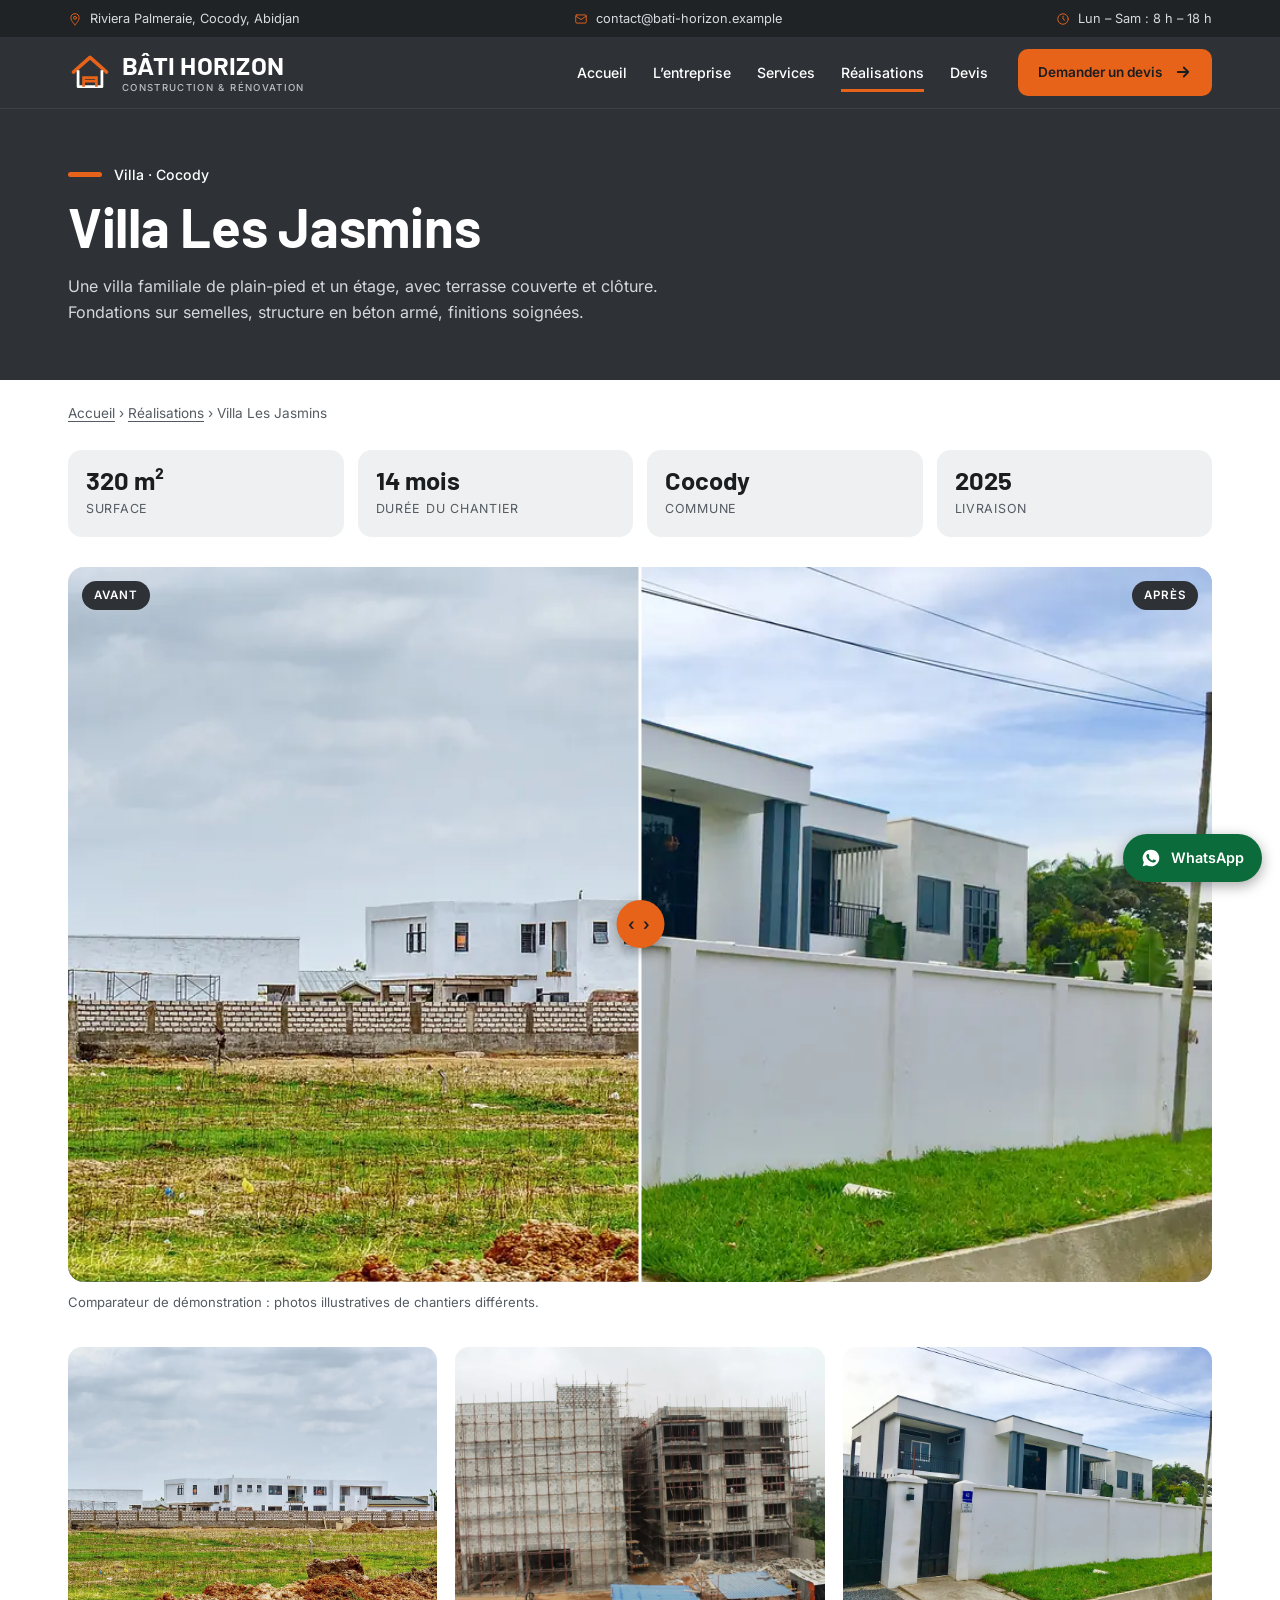
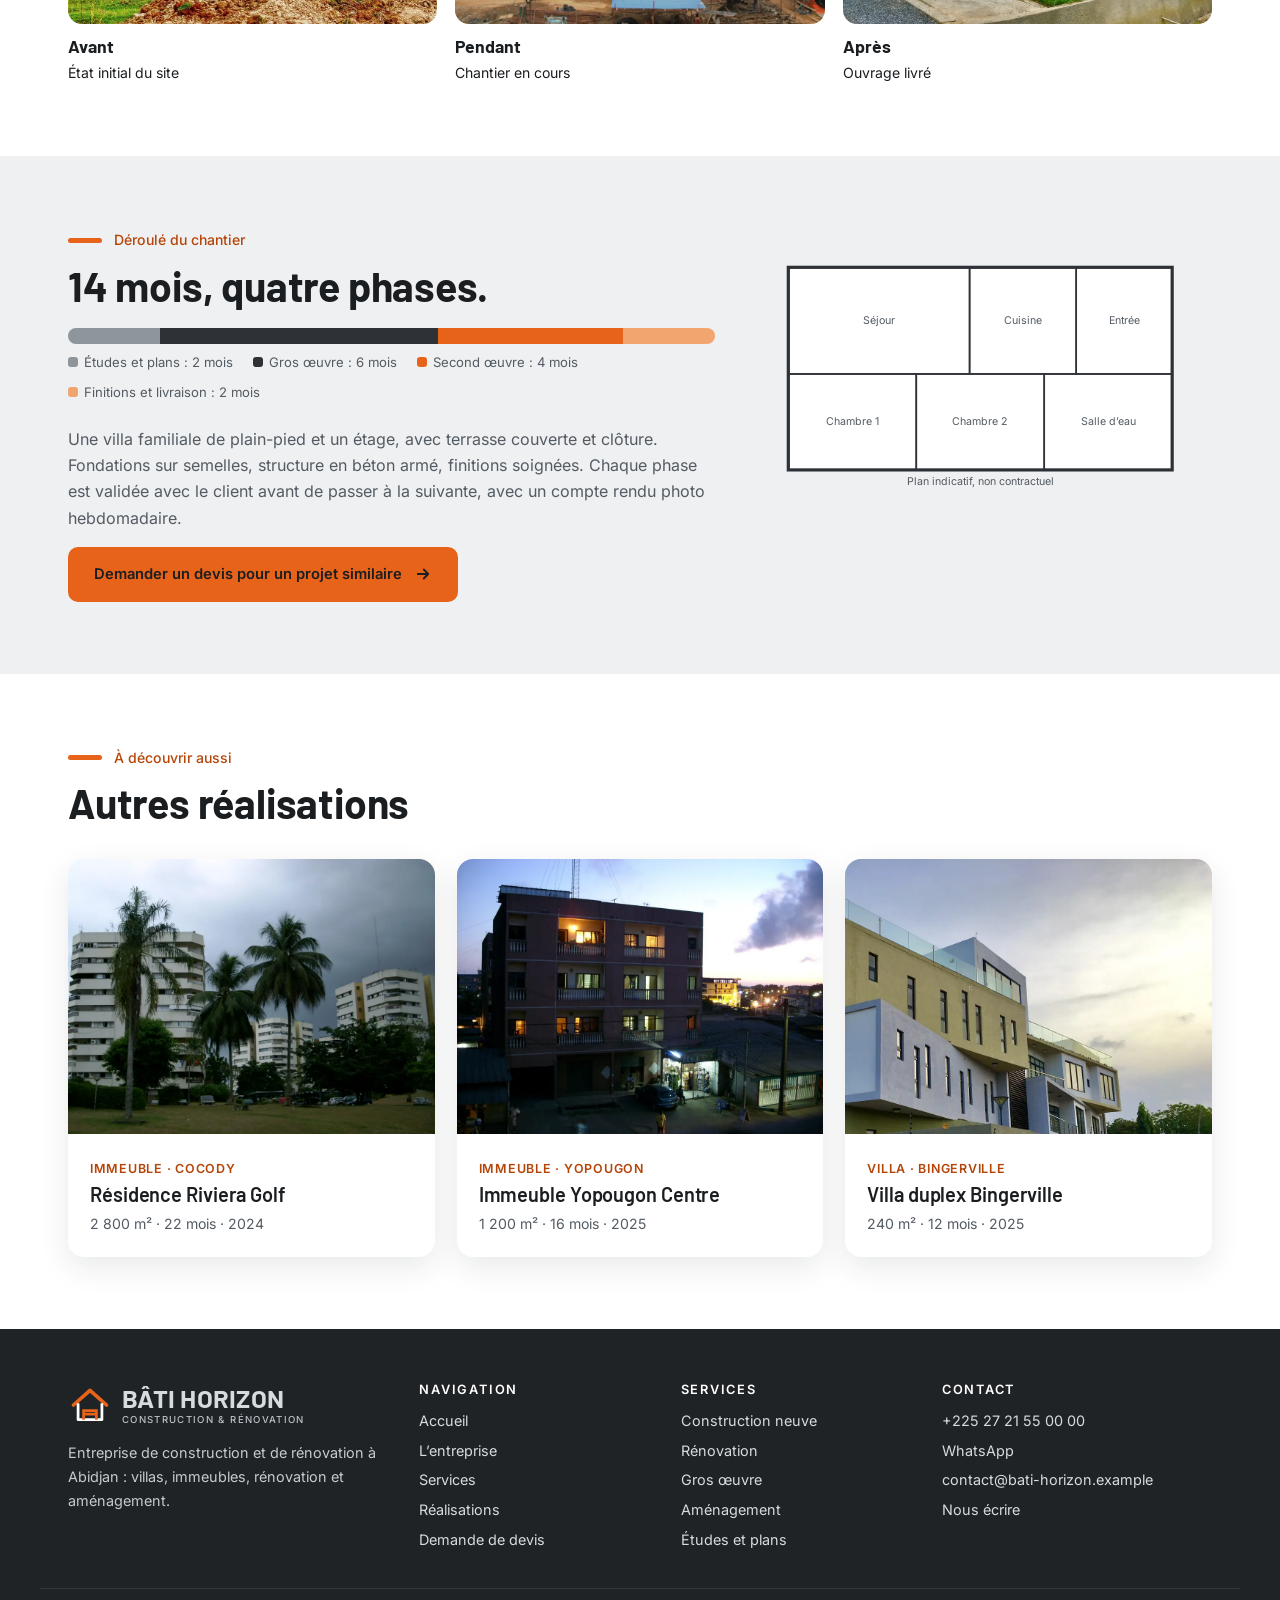
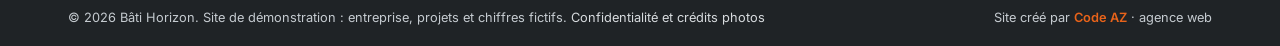
<file: projet-villa-les-jasmins.html>
<!DOCTYPE html>
<html lang="fr">
<head>
<meta charset="utf-8">
<meta name="viewport" content="width=device-width, initial-scale=1">
<title>Villa Les Jasmins · Villa à Cocody · Bâti Horizon</title>
<meta name="description" content="Villa Les Jasmins : villa de 320 m² à Cocody, livré en 14 mois. Avant, pendant et après.">
<meta name="theme-color" content="#2E3237">
<link rel="icon" href="favicon.svg" type="image/svg+xml">
<link rel="preload" href="fonts/barlow-latin-700-normal.woff2" as="font" type="font/woff2" crossorigin>
<link rel="preload" href="fonts/inter-latin-400-normal.woff2" as="font" type="font/woff2" crossorigin>
<link rel="stylesheet" href="css/style.css">
</head>
<body data-page="projet">
<a class="skip" href="#contenu">Aller au contenu</a>
<div class="topbar"><div class="wrap"><span><svg class="" viewBox="0 0 24 24" fill="none" stroke="currentColor" stroke-width="1.6" stroke-linecap="round" stroke-linejoin="round" aria-hidden="true"><path d="M12 22s7-6.500 7-12a7 7 0 0 0-14 0c0 5.500 7 12 7 12z"/><circle cx="12" cy="10" r="2.500"/></svg>Riviera Palmeraie, Cocody, Abidjan</span><span><svg class="" viewBox="0 0 24 24" fill="none" stroke="currentColor" stroke-width="1.6" stroke-linecap="round" stroke-linejoin="round" aria-hidden="true"><rect x="3" y="5" width="18" height="14" rx="2"/><path d="M3 7l9 6 9-6"/></svg>contact@bati-horizon.example</span><span><svg class="" viewBox="0 0 24 24" fill="none" stroke="currentColor" stroke-width="1.6" stroke-linecap="round" stroke-linejoin="round" aria-hidden="true"><circle cx="12" cy="12" r="9"/><path d="M12 7v5l3 2"/></svg>Lun – Sam : 8 h – 18 h</span></div></div>
<header class="site-header"><div class="header-in">
<a class="brand" href="index.html" aria-label="Bâti Horizon, accueil"><svg viewBox="0 0 48 48" aria-hidden="true"><path d="M6 24L24 8l18 16" fill="none" stroke="#E8631A" stroke-width="4" stroke-linecap="round" stroke-linejoin="round"/><path d="M11 22v18h26V22" fill="none" stroke="#fff" stroke-width="3" stroke-linejoin="round"/><path d="M17 40V30h14v10M17 34h14" fill="none" stroke="#E8631A" stroke-width="3"/></svg><span><b>Bâti Horizon</b><small>Construction &amp; rénovation</small></span></a>
<button class="menu-btn" type="button" aria-expanded="false" aria-controls="nav" aria-label="Ouvrir le menu"><svg class="" viewBox="0 0 24 24" fill="none" stroke="currentColor" stroke-width="1.6" stroke-linecap="round" stroke-linejoin="round" aria-hidden="true"><path d="M4 7h16M4 12h16M4 17h16"/></svg></button>
<nav class="nav" id="nav" aria-label="Navigation principale"><ul><li><a href="index.html">Accueil</a></li><li><a href="entreprise.html">L’entreprise</a></li><li><a href="services.html">Services</a></li><li><a href="realisations.html" aria-current="page">Réalisations</a></li><li><a href="devis.html">Devis</a></li></ul><a class="btn sm" href="devis.html">Demander un devis <svg viewBox="0 0 24 24" fill="none" stroke="currentColor" stroke-width="2.4" stroke-linecap="round" stroke-linejoin="round" aria-hidden="true"><path d="M5 12h14M13 6l6 6-6 6"/></svg></a></nav>
</div></header>
<main id="contenu">

<div class="page-title"><div class="wrap"><span class="tag">Villa · Cocody</span><h1>Villa Les Jasmins</h1><p>Une villa familiale de plain-pied et un étage, avec terrasse couverte et clôture. Fondations sur semelles, structure en béton armé, finitions soignées.</p></div></div>
<div class="wrap"><nav class="crumbs" aria-label="Fil d’Ariane"><a href="index.html">Accueil</a> › <a href="realisations.html">Réalisations</a> › Villa Les Jasmins</nav></div>
<section style="padding-top:26px"><div class="wrap">
<div class="specs"><div><b>320 m²</b><span>Surface</span></div><div><b>14 mois</b><span>Durée du chantier</span></div><div><b>Cocody</b><span>Commune</span></div><div><b>2025</b><span>Livraison</span></div></div>
<div class="ba" id="ba"><img class="bot" src="img/p-villa.webp" width="1000" height="750" alt="Villa contemporaine blanche et bleue derrière un mur de clôture"><img class="top" src="img/p-terrain.webp" width="1000" height="750" alt="Terrain nu avec terre rouge et construction blanche au loin"><span class="l">Avant</span><span class="r">Après</span><span class="handle"></span><label class="vh" for="ba-r">Faire glisser pour comparer l’avant et l’après</label><input id="ba-r" type="range" min="0" max="100" value="50"></div>
<p class="note">Comparateur de démonstration : photos illustratives de chantiers différents.</p>
<div class="phase3"><figure><img src="img/p-terrain.webp" width="1000" height="750" alt="Terrain nu avec terre rouge et construction blanche au loin" loading="lazy"><figcaption><b>Avant</b>État initial du site</figcaption></figure><figure><img src="img/p-macons3.webp" width="1000" height="750" alt="Deux bâtiments en béton en construction, échafaudages et toits de tôle bleue" loading="lazy"><figcaption><b>Pendant</b>Chantier en cours</figcaption></figure><figure><img src="img/p-villa.webp" width="1000" height="750" alt="Villa contemporaine blanche et bleue derrière un mur de clôture" loading="lazy"><figcaption><b>Après</b>Ouvrage livré</figcaption></figure></div>
</div></section>
<section class="alt"><div class="wrap twocol">
<div><span class="tag">Déroulé du chantier</span><h2>14 mois, quatre phases.</h2>
<div class="timeline" role="img" aria-label="Répartition des phases sur 14 mois"><span style="width:14.285714285714285%;background:#8E969C"></span><span style="width:42.857142857142854%;background:#2E3237"></span><span style="width:28.57142857142857%;background:#E8631A"></span><span style="width:14.285714285714285%;background:#F2A56E"></span></div>
<div class="tl-legend"><span><i style="background:#8E969C"></i>Études et plans : 2 mois</span><span><i style="background:#2E3237"></i>Gros œuvre : 6 mois</span><span><i style="background:#E8631A"></i>Second œuvre : 4 mois</span><span><i style="background:#F2A56E"></i>Finitions et livraison : 2 mois</span></div>
<p style="margin-top:22px;color:var(--muted)">Une villa familiale de plain-pied et un étage, avec terrasse couverte et clôture. Fondations sur semelles, structure en béton armé, finitions soignées. Chaque phase est validée avec le client avant de passer à la suivante, avec un compte rendu photo hebdomadaire.</p>
<a class="btn " href="devis.html?t=villa">Demander un devis pour un projet similaire <svg viewBox="0 0 24 24" fill="none" stroke="currentColor" stroke-width="2.4" stroke-linecap="round" stroke-linejoin="round" aria-hidden="true"><path d="M5 12h14M13 6l6 6-6 6"/></svg></a></div>
<div class="planbox"><svg viewBox="0 0 400 230" role="img" aria-label="Plan schématique d’un niveau type : Séjour, Cuisine, Entrée, Chambre 1, Chambre 2, Salle d’eau"><rect x="20" y="20" width="360" height="190" fill="#fff" stroke="#2E3237" stroke-width="3"/><rect x="20" y="20" width="170" height="100" fill="none" stroke="#2E3237" stroke-width="1.5"/><text x="105" y="73" text-anchor="middle">Séjour</text><rect x="190" y="20" width="100" height="100" fill="none" stroke="#2E3237" stroke-width="1.5"/><text x="240" y="73" text-anchor="middle">Cuisine</text><rect x="290" y="20" width="90" height="100" fill="none" stroke="#2E3237" stroke-width="1.5"/><text x="335" y="73" text-anchor="middle">Entrée</text><rect x="20" y="120" width="120" height="90" fill="none" stroke="#2E3237" stroke-width="1.5"/><text x="80" y="168" text-anchor="middle">Chambre 1</text><rect x="140" y="120" width="120" height="90" fill="none" stroke="#2E3237" stroke-width="1.5"/><text x="200" y="168" text-anchor="middle">Chambre 2</text><rect x="260" y="120" width="120" height="90" fill="none" stroke="#2E3237" stroke-width="1.5"/><text x="320" y="168" text-anchor="middle">Salle d’eau</text><path d="M190 20v0" /><text x="200" y="224" text-anchor="middle">Plan indicatif, non contractuel</text></svg></div>
</div></section>
<section><div class="wrap"><div class="head"><div><span class="tag">À découvrir aussi</span><h2>Autres réalisations</h2></div></div><div class="pgrid"><a class="proj" href="projet-residence-riviera-golf.html" data-type="immeuble" data-commune="Cocody"><img src="img/p-riviera.webp" width="1000" height="750" alt="Résidences en copropriété entourées de palmiers sous un ciel orageux" loading="lazy"><div class="b"><span class="m">Immeuble · Cocody</span><h3>Résidence Riviera Golf</h3><p>2 800 m² · 22 mois · 2024</p></div></a>
<a class="proj" href="projet-immeuble-yopougon-centre.html" data-type="immeuble" data-commune="Yopougon"><img src="img/p-yopougon.webp" width="1000" height="750" alt="Petit immeuble de quatre niveaux éclairé au crépuscule" loading="lazy"><div class="b"><span class="m">Immeuble · Yopougon</span><h3>Immeuble Yopougon Centre</h3><p>1 200 m² · 16 mois · 2025</p></div></a>
<a class="proj" href="projet-villa-duplex-bingerville.html" data-type="villa" data-commune="Bingerville"><img src="img/p-moderne.webp" width="1000" height="750" alt="Immeuble contemporain aux volumes décalés et aux garde-corps en verre" loading="lazy"><div class="b"><span class="m">Villa · Bingerville</span><h3>Villa duplex Bingerville</h3><p>240 m² · 12 mois · 2025</p></div></a></div></div></section>
</main>
<footer class="site-footer"><div class="foot">
<div><a class="brand" href="index.html"><svg viewBox="0 0 48 48" aria-hidden="true"><path d="M6 24L24 8l18 16" fill="none" stroke="#E8631A" stroke-width="4" stroke-linecap="round" stroke-linejoin="round"/><path d="M11 22v18h26V22" fill="none" stroke="#fff" stroke-width="3" stroke-linejoin="round"/><path d="M17 40V30h14v10M17 34h14" fill="none" stroke="#E8631A" stroke-width="3"/></svg><span><b>Bâti Horizon</b><small>Construction &amp; rénovation</small></span></a><p>Entreprise de construction et de rénovation à Abidjan : villas, immeubles, rénovation et aménagement.</p></div>
<div><h2>Navigation</h2><a href="index.html">Accueil</a><a href="entreprise.html">L’entreprise</a><a href="services.html">Services</a><a href="realisations.html">Réalisations</a><a href="devis.html">Demande de devis</a></div>
<div><h2>Services</h2><a href="services.html">Construction neuve</a><a href="services.html">Rénovation</a><a href="services.html">Gros œuvre</a><a href="services.html">Aménagement</a><a href="services.html">Études et plans</a></div>
<div><h2>Contact</h2><a href="tel:+22527215500000">+225 27 21 55 00 00</a><a href="https://wa.me/2250700000000" rel="noopener">WhatsApp</a><a href="mailto:contact@bati-horizon.example">contact@bati-horizon.example</a><a href="entreprise.html#contact">Nous écrire</a></div>
</div>
<div class="legal"><span>© 2026 Bâti Horizon. Site de démonstration : entreprise, projets et chiffres fictifs. <a href="confidentialite.html" style="display:inline">Confidentialité et crédits photos</a></span><span class="signature">Site créé par <a href="https://agnissanisaac.com" rel="noopener">Code AZ</a> · agence web</span></div>
</footer>
<a class="wa" href="https://wa.me/2250700000000" rel="noopener" aria-label="Écrire à l’entreprise sur WhatsApp"><svg viewBox="0 0 24 24" fill="currentColor" aria-hidden="true"><path d="M12 2a10 10 0 0 0-8.6 15.1L2 22l5-1.3A10 10 0 1 0 12 2zm5.3 14.2c-.2.6-1.3 1.2-1.8 1.2-.5.1-1 .2-3.3-.7-2.800-1.200-4.600-4-4.700-4.200-.1-.2-1.100-1.500-1.100-2.800s.7-2 1-2.300c.2-.3.500-.3.700-.3h.5c.2 0 .4 0 .6.5l.8 2c.1.2.1.4 0 .5l-.4.6c-.1.2-.3.3-.1.6.2.3.8 1.300 1.700 2.100 1.100 1 2.100 1.300 2.400 1.500.3.1.4.1.6-.1l.8-1c.2-.3.4-.2.6-.1l1.900.9c.3.1.5.2.5.3.1.2.1.8-.1 1.400z"/></svg><span>WhatsApp</span></a>
<script src="js/data.js"></script>
<script src="js/main.js" defer></script>
</body>
</html>
</file>
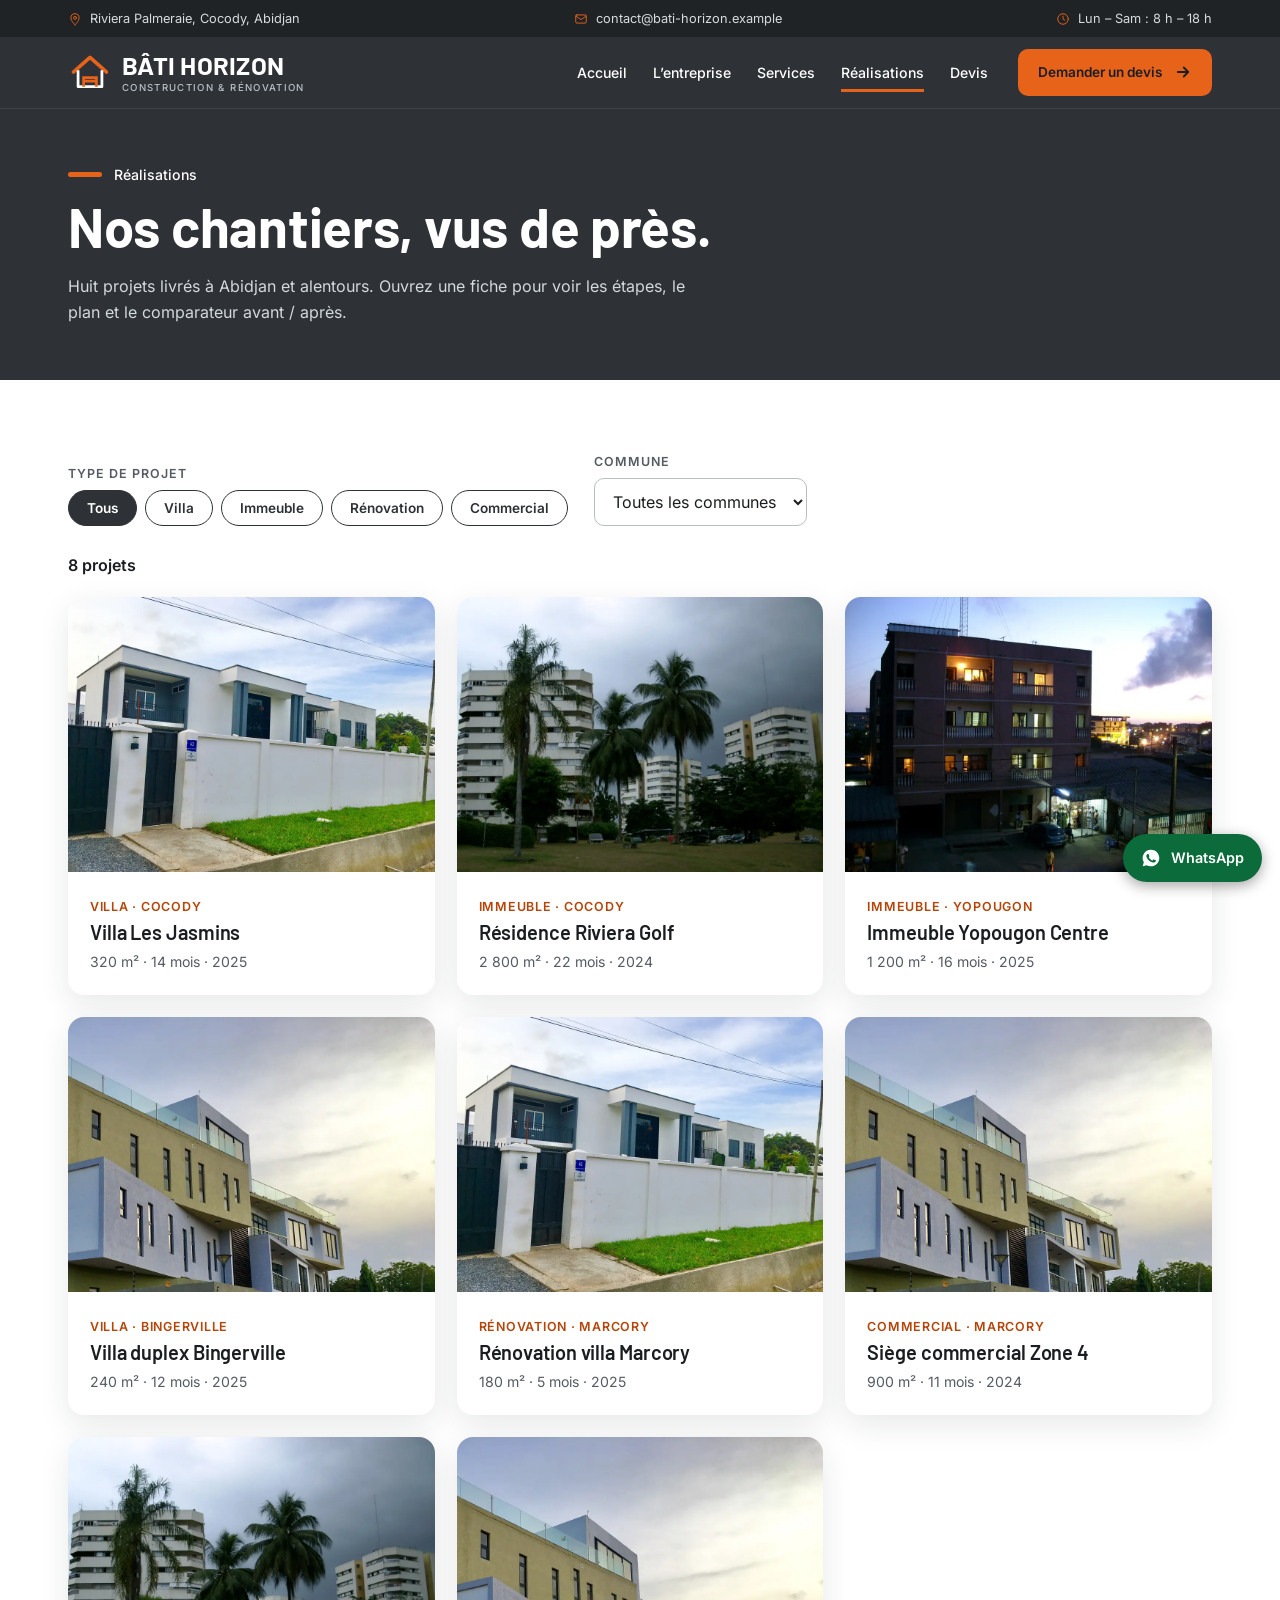
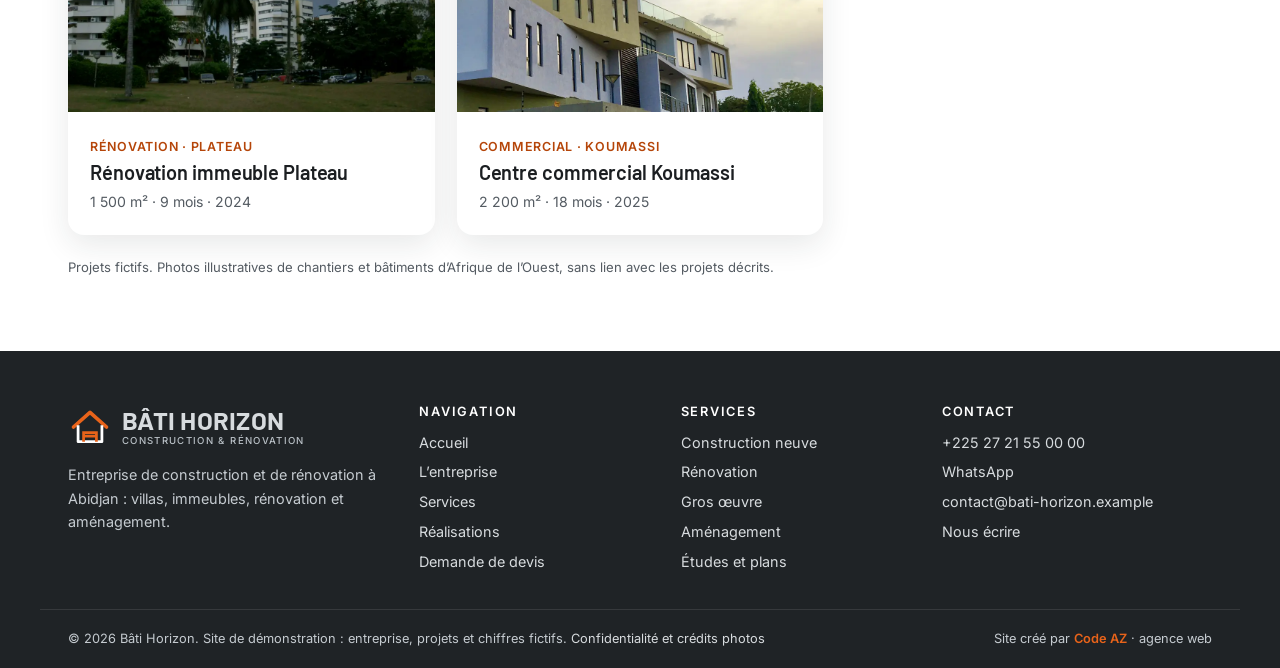
<file: realisations.html>
<!DOCTYPE html>
<html lang="fr">
<head>
<meta charset="utf-8">
<meta name="viewport" content="width=device-width, initial-scale=1">
<title>Réalisations · Villas, immeubles, rénovations · Bâti Horizon</title>
<meta name="description" content="Huit réalisations de Bâti Horizon à Abidjan : villas, immeubles, rénovations et bâtiments commerciaux. Filtrez par type et par commune.">
<meta name="theme-color" content="#2E3237">
<link rel="icon" href="favicon.svg" type="image/svg+xml">
<link rel="preload" href="fonts/barlow-latin-700-normal.woff2" as="font" type="font/woff2" crossorigin>
<link rel="preload" href="fonts/inter-latin-400-normal.woff2" as="font" type="font/woff2" crossorigin>
<link rel="stylesheet" href="css/style.css">
</head>
<body data-page="realisations">
<a class="skip" href="#contenu">Aller au contenu</a>
<div class="topbar"><div class="wrap"><span><svg class="" viewBox="0 0 24 24" fill="none" stroke="currentColor" stroke-width="1.6" stroke-linecap="round" stroke-linejoin="round" aria-hidden="true"><path d="M12 22s7-6.500 7-12a7 7 0 0 0-14 0c0 5.500 7 12 7 12z"/><circle cx="12" cy="10" r="2.500"/></svg>Riviera Palmeraie, Cocody, Abidjan</span><span><svg class="" viewBox="0 0 24 24" fill="none" stroke="currentColor" stroke-width="1.6" stroke-linecap="round" stroke-linejoin="round" aria-hidden="true"><rect x="3" y="5" width="18" height="14" rx="2"/><path d="M3 7l9 6 9-6"/></svg>contact@bati-horizon.example</span><span><svg class="" viewBox="0 0 24 24" fill="none" stroke="currentColor" stroke-width="1.6" stroke-linecap="round" stroke-linejoin="round" aria-hidden="true"><circle cx="12" cy="12" r="9"/><path d="M12 7v5l3 2"/></svg>Lun – Sam : 8 h – 18 h</span></div></div>
<header class="site-header"><div class="header-in">
<a class="brand" href="index.html" aria-label="Bâti Horizon, accueil"><svg viewBox="0 0 48 48" aria-hidden="true"><path d="M6 24L24 8l18 16" fill="none" stroke="#E8631A" stroke-width="4" stroke-linecap="round" stroke-linejoin="round"/><path d="M11 22v18h26V22" fill="none" stroke="#fff" stroke-width="3" stroke-linejoin="round"/><path d="M17 40V30h14v10M17 34h14" fill="none" stroke="#E8631A" stroke-width="3"/></svg><span><b>Bâti Horizon</b><small>Construction &amp; rénovation</small></span></a>
<button class="menu-btn" type="button" aria-expanded="false" aria-controls="nav" aria-label="Ouvrir le menu"><svg class="" viewBox="0 0 24 24" fill="none" stroke="currentColor" stroke-width="1.6" stroke-linecap="round" stroke-linejoin="round" aria-hidden="true"><path d="M4 7h16M4 12h16M4 17h16"/></svg></button>
<nav class="nav" id="nav" aria-label="Navigation principale"><ul><li><a href="index.html">Accueil</a></li><li><a href="entreprise.html">L’entreprise</a></li><li><a href="services.html">Services</a></li><li><a href="realisations.html" aria-current="page">Réalisations</a></li><li><a href="devis.html">Devis</a></li></ul><a class="btn sm" href="devis.html">Demander un devis <svg viewBox="0 0 24 24" fill="none" stroke="currentColor" stroke-width="2.4" stroke-linecap="round" stroke-linejoin="round" aria-hidden="true"><path d="M5 12h14M13 6l6 6-6 6"/></svg></a></nav>
</div></header>
<main id="contenu">

<div class="page-title"><div class="wrap"><span class="tag">Réalisations</span><h1>Nos chantiers, vus de près.</h1><p>Huit projets livrés à Abidjan et alentours. Ouvrez une fiche pour voir les étapes, le plan et le comparateur avant / après.</p></div></div>
<section><div class="wrap">
<div class="filters"><div><label id="l-type">Type de projet</label><div class="chips" role="group" aria-labelledby="l-type"><button type="button" data-type="all" aria-pressed="true">Tous</button><button type="button" data-type="villa" aria-pressed="false">Villa</button><button type="button" data-type="immeuble" aria-pressed="false">Immeuble</button><button type="button" data-type="renovation" aria-pressed="false">Rénovation</button><button type="button" data-type="commercial" aria-pressed="false">Commercial</button></div></div>
<div><label for="f-commune">Commune</label><select id="f-commune"><option value="all">Toutes les communes</option><option>Bingerville</option><option>Cocody</option><option>Koumassi</option><option>Marcory</option><option>Plateau</option><option>Yopougon</option></select></div></div>
<p class="count" id="count" role="status" aria-live="polite">8 projets</p>
<div class="pgrid" id="grid"><a class="proj" href="projet-villa-les-jasmins.html" data-type="villa" data-commune="Cocody"><img src="img/p-villa.webp" width="1000" height="750" alt="Villa contemporaine blanche et bleue derrière un mur de clôture" loading="lazy"><div class="b"><span class="m">Villa · Cocody</span><h3>Villa Les Jasmins</h3><p>320 m² · 14 mois · 2025</p></div></a>
<a class="proj" href="projet-residence-riviera-golf.html" data-type="immeuble" data-commune="Cocody"><img src="img/p-riviera.webp" width="1000" height="750" alt="Résidences en copropriété entourées de palmiers sous un ciel orageux" loading="lazy"><div class="b"><span class="m">Immeuble · Cocody</span><h3>Résidence Riviera Golf</h3><p>2 800 m² · 22 mois · 2024</p></div></a>
<a class="proj" href="projet-immeuble-yopougon-centre.html" data-type="immeuble" data-commune="Yopougon"><img src="img/p-yopougon.webp" width="1000" height="750" alt="Petit immeuble de quatre niveaux éclairé au crépuscule" loading="lazy"><div class="b"><span class="m">Immeuble · Yopougon</span><h3>Immeuble Yopougon Centre</h3><p>1 200 m² · 16 mois · 2025</p></div></a>
<a class="proj" href="projet-villa-duplex-bingerville.html" data-type="villa" data-commune="Bingerville"><img src="img/p-moderne.webp" width="1000" height="750" alt="Immeuble contemporain aux volumes décalés et aux garde-corps en verre" loading="lazy"><div class="b"><span class="m">Villa · Bingerville</span><h3>Villa duplex Bingerville</h3><p>240 m² · 12 mois · 2025</p></div></a>
<a class="proj" href="projet-renovation-villa-marcory.html" data-type="renovation" data-commune="Marcory"><img src="img/p-villa.webp" width="1000" height="750" alt="Villa contemporaine blanche et bleue derrière un mur de clôture" loading="lazy"><div class="b"><span class="m">Rénovation · Marcory</span><h3>Rénovation villa Marcory</h3><p>180 m² · 5 mois · 2025</p></div></a>
<a class="proj" href="projet-siege-zone-4.html" data-type="commercial" data-commune="Marcory"><img src="img/p-moderne.webp" width="1000" height="750" alt="Immeuble contemporain aux volumes décalés et aux garde-corps en verre" loading="lazy"><div class="b"><span class="m">Commercial · Marcory</span><h3>Siège commercial Zone 4</h3><p>900 m² · 11 mois · 2024</p></div></a>
<a class="proj" href="projet-renovation-plateau.html" data-type="renovation" data-commune="Plateau"><img src="img/p-riviera.webp" width="1000" height="750" alt="Résidences en copropriété entourées de palmiers sous un ciel orageux" loading="lazy"><div class="b"><span class="m">Rénovation · Plateau</span><h3>Rénovation immeuble Plateau</h3><p>1 500 m² · 9 mois · 2024</p></div></a>
<a class="proj" href="projet-centre-commercial-koumassi.html" data-type="commercial" data-commune="Koumassi"><img src="img/p-moderne.webp" width="1000" height="750" alt="Immeuble contemporain aux volumes décalés et aux garde-corps en verre" loading="lazy"><div class="b"><span class="m">Commercial · Koumassi</span><h3>Centre commercial Koumassi</h3><p>2 200 m² · 18 mois · 2025</p></div></a></div>
<p id="empty" style="display:none">Aucun projet ne correspond à ces filtres. <button type="button" class="btn sm line" id="reset">Réinitialiser</button></p>
<p class="note" style="margin-top:22px">Projets fictifs. Photos illustratives de chantiers et bâtiments d’Afrique de l’Ouest, sans lien avec les projets décrits.</p>
</div></section>
</main>
<footer class="site-footer"><div class="foot">
<div><a class="brand" href="index.html"><svg viewBox="0 0 48 48" aria-hidden="true"><path d="M6 24L24 8l18 16" fill="none" stroke="#E8631A" stroke-width="4" stroke-linecap="round" stroke-linejoin="round"/><path d="M11 22v18h26V22" fill="none" stroke="#fff" stroke-width="3" stroke-linejoin="round"/><path d="M17 40V30h14v10M17 34h14" fill="none" stroke="#E8631A" stroke-width="3"/></svg><span><b>Bâti Horizon</b><small>Construction &amp; rénovation</small></span></a><p>Entreprise de construction et de rénovation à Abidjan : villas, immeubles, rénovation et aménagement.</p></div>
<div><h2>Navigation</h2><a href="index.html">Accueil</a><a href="entreprise.html">L’entreprise</a><a href="services.html">Services</a><a href="realisations.html">Réalisations</a><a href="devis.html">Demande de devis</a></div>
<div><h2>Services</h2><a href="services.html">Construction neuve</a><a href="services.html">Rénovation</a><a href="services.html">Gros œuvre</a><a href="services.html">Aménagement</a><a href="services.html">Études et plans</a></div>
<div><h2>Contact</h2><a href="tel:+22527215500000">+225 27 21 55 00 00</a><a href="https://wa.me/2250700000000" rel="noopener">WhatsApp</a><a href="mailto:contact@bati-horizon.example">contact@bati-horizon.example</a><a href="entreprise.html#contact">Nous écrire</a></div>
</div>
<div class="legal"><span>© 2026 Bâti Horizon. Site de démonstration : entreprise, projets et chiffres fictifs. <a href="confidentialite.html" style="display:inline">Confidentialité et crédits photos</a></span><span class="signature">Site créé par <a href="https://agnissanisaac.com" rel="noopener">Code AZ</a> · agence web</span></div>
</footer>
<a class="wa" href="https://wa.me/2250700000000" rel="noopener" aria-label="Écrire à l’entreprise sur WhatsApp"><svg viewBox="0 0 24 24" fill="currentColor" aria-hidden="true"><path d="M12 2a10 10 0 0 0-8.6 15.1L2 22l5-1.3A10 10 0 1 0 12 2zm5.3 14.2c-.2.6-1.3 1.2-1.8 1.2-.5.1-1 .2-3.3-.7-2.800-1.200-4.600-4-4.700-4.200-.1-.2-1.100-1.500-1.100-2.800s.7-2 1-2.300c.2-.3.500-.3.700-.3h.5c.2 0 .4 0 .6.5l.8 2c.1.2.1.4 0 .5l-.4.6c-.1.2-.3.3-.1.6.2.3.8 1.300 1.700 2.100 1.100 1 2.100 1.300 2.400 1.500.3.1.4.1.6-.1l.8-1c.2-.3.4-.2.6-.1l1.900.9c.3.1.5.2.5.3.1.2.1.8-.1 1.400z"/></svg><span>WhatsApp</span></a>
<script src="js/data.js"></script>
<script src="js/main.js" defer></script>
</body>
</html>
</file>
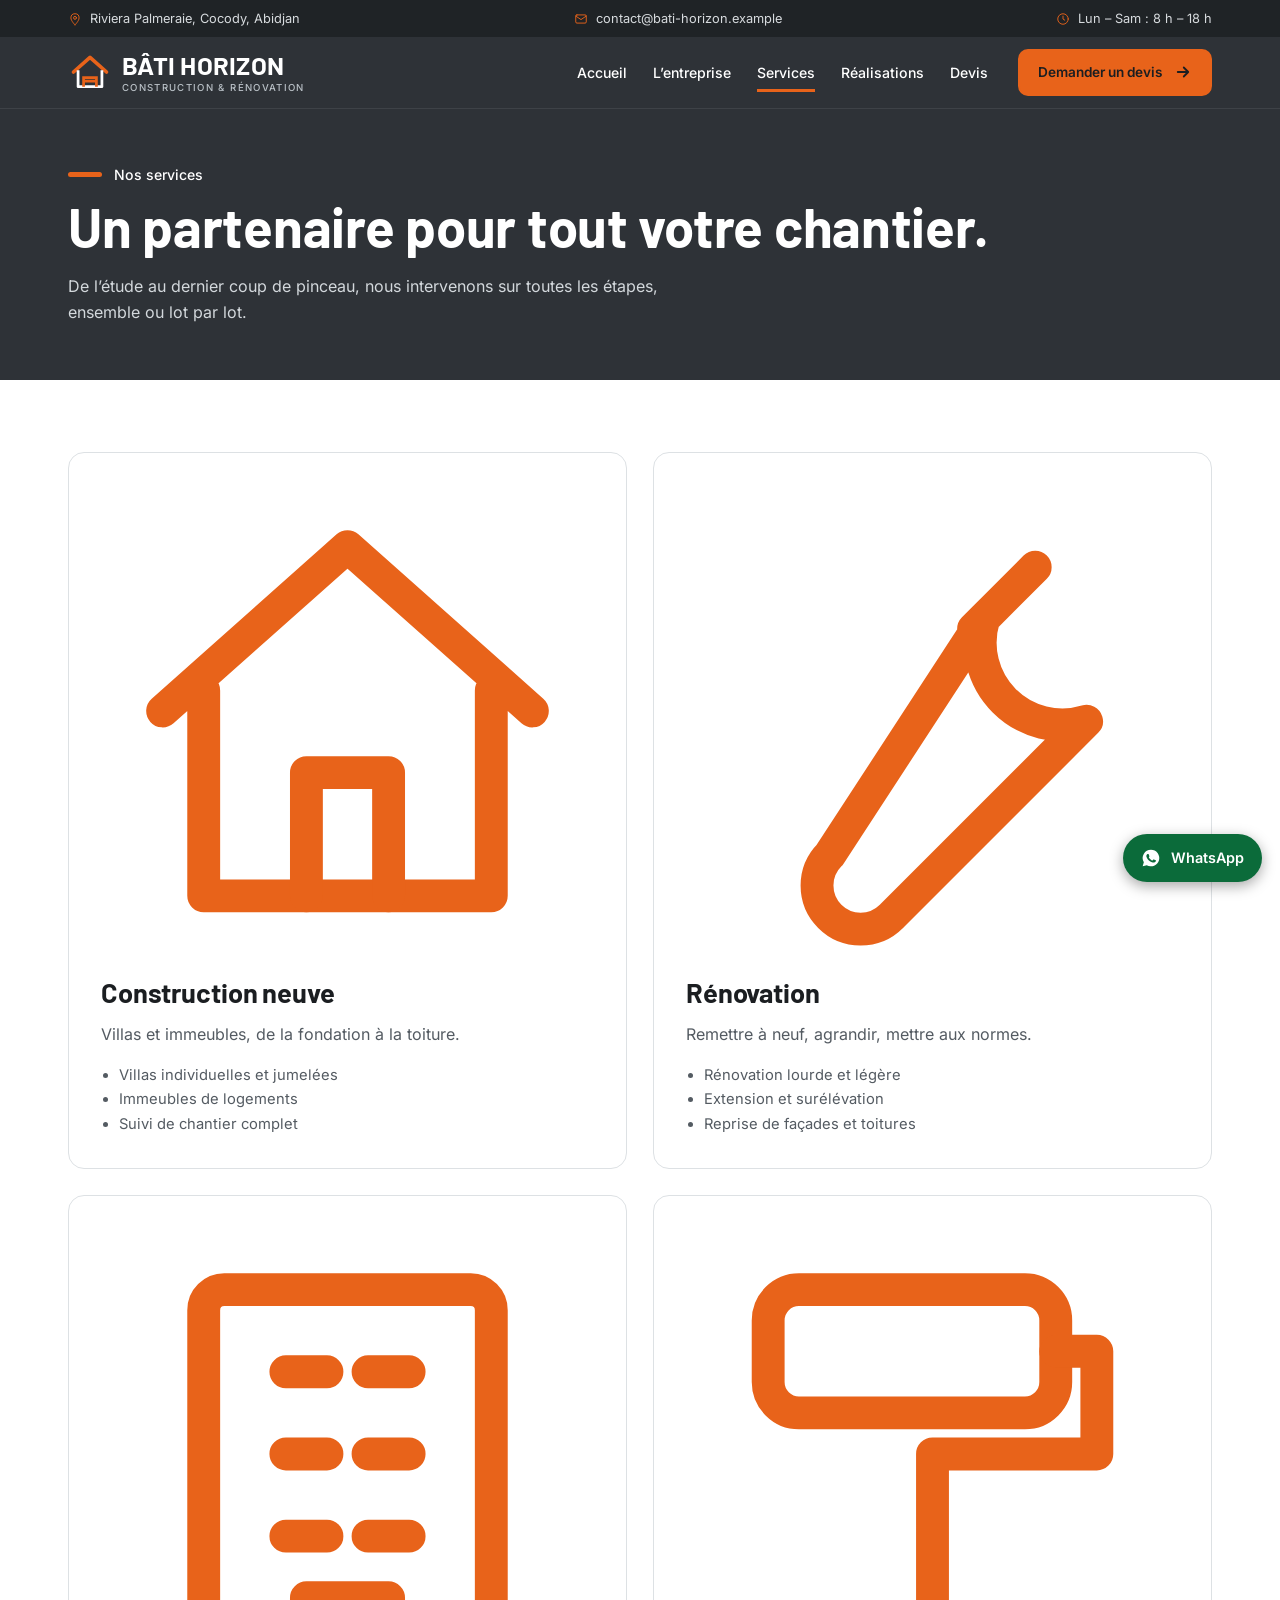
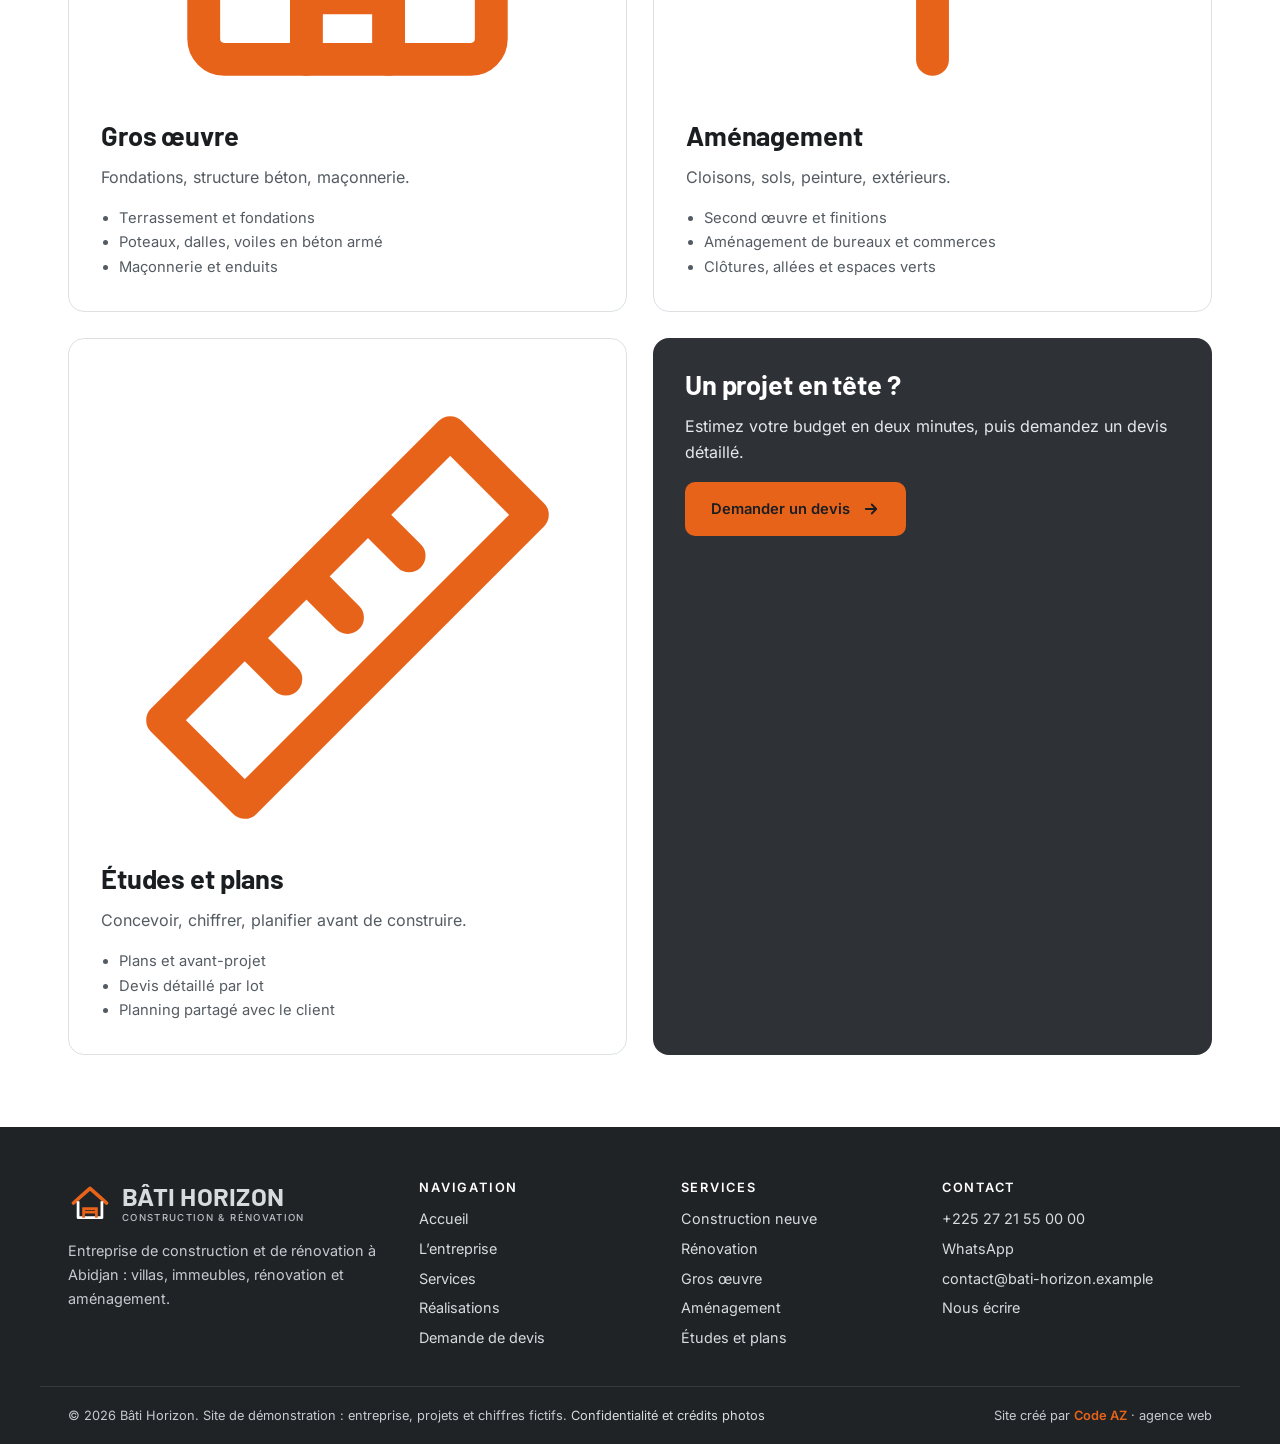
<file: services.html>
<!DOCTYPE html>
<html lang="fr">
<head>
<meta charset="utf-8">
<meta name="viewport" content="width=device-width, initial-scale=1">
<title>Nos services · Construction, rénovation, gros œuvre · Bâti Horizon</title>
<meta name="description" content="Construction neuve, rénovation, gros œuvre, aménagement, études et plans : les services de Bâti Horizon à Abidjan.">
<meta name="theme-color" content="#2E3237">
<link rel="icon" href="favicon.svg" type="image/svg+xml">
<link rel="preload" href="fonts/barlow-latin-700-normal.woff2" as="font" type="font/woff2" crossorigin>
<link rel="preload" href="fonts/inter-latin-400-normal.woff2" as="font" type="font/woff2" crossorigin>
<link rel="stylesheet" href="css/style.css">
</head>
<body data-page="services">
<a class="skip" href="#contenu">Aller au contenu</a>
<div class="topbar"><div class="wrap"><span><svg class="" viewBox="0 0 24 24" fill="none" stroke="currentColor" stroke-width="1.6" stroke-linecap="round" stroke-linejoin="round" aria-hidden="true"><path d="M12 22s7-6.500 7-12a7 7 0 0 0-14 0c0 5.500 7 12 7 12z"/><circle cx="12" cy="10" r="2.500"/></svg>Riviera Palmeraie, Cocody, Abidjan</span><span><svg class="" viewBox="0 0 24 24" fill="none" stroke="currentColor" stroke-width="1.6" stroke-linecap="round" stroke-linejoin="round" aria-hidden="true"><rect x="3" y="5" width="18" height="14" rx="2"/><path d="M3 7l9 6 9-6"/></svg>contact@bati-horizon.example</span><span><svg class="" viewBox="0 0 24 24" fill="none" stroke="currentColor" stroke-width="1.6" stroke-linecap="round" stroke-linejoin="round" aria-hidden="true"><circle cx="12" cy="12" r="9"/><path d="M12 7v5l3 2"/></svg>Lun – Sam : 8 h – 18 h</span></div></div>
<header class="site-header"><div class="header-in">
<a class="brand" href="index.html" aria-label="Bâti Horizon, accueil"><svg viewBox="0 0 48 48" aria-hidden="true"><path d="M6 24L24 8l18 16" fill="none" stroke="#E8631A" stroke-width="4" stroke-linecap="round" stroke-linejoin="round"/><path d="M11 22v18h26V22" fill="none" stroke="#fff" stroke-width="3" stroke-linejoin="round"/><path d="M17 40V30h14v10M17 34h14" fill="none" stroke="#E8631A" stroke-width="3"/></svg><span><b>Bâti Horizon</b><small>Construction &amp; rénovation</small></span></a>
<button class="menu-btn" type="button" aria-expanded="false" aria-controls="nav" aria-label="Ouvrir le menu"><svg class="" viewBox="0 0 24 24" fill="none" stroke="currentColor" stroke-width="1.6" stroke-linecap="round" stroke-linejoin="round" aria-hidden="true"><path d="M4 7h16M4 12h16M4 17h16"/></svg></button>
<nav class="nav" id="nav" aria-label="Navigation principale"><ul><li><a href="index.html">Accueil</a></li><li><a href="entreprise.html">L’entreprise</a></li><li><a href="services.html" aria-current="page">Services</a></li><li><a href="realisations.html">Réalisations</a></li><li><a href="devis.html">Devis</a></li></ul><a class="btn sm" href="devis.html">Demander un devis <svg viewBox="0 0 24 24" fill="none" stroke="currentColor" stroke-width="2.4" stroke-linecap="round" stroke-linejoin="round" aria-hidden="true"><path d="M5 12h14M13 6l6 6-6 6"/></svg></a></nav>
</div></header>
<main id="contenu">

<div class="page-title"><div class="wrap"><span class="tag">Nos services</span><h1>Un partenaire pour tout votre chantier.</h1><p>De l’étude au dernier coup de pinceau, nous intervenons sur toutes les étapes, ensemble ou lot par lot.</p></div></div>
<section><div class="wrap"><div class="svc-detail">
<article><span class="ic"><svg class="" viewBox="0 0 24 24" fill="none" stroke="currentColor" stroke-width="1.6" stroke-linecap="round" stroke-linejoin="round" aria-hidden="true"><path d="M3 11l9-8 9 8M5 10v10h14V10"/><path d="M10 20v-6h4v6"/></svg></span><h2 style="font-size:1.7rem">Construction neuve</h2><p style="color:var(--muted)">Villas et immeubles, de la fondation à la toiture.</p><ul><li>Villas individuelles et jumelées</li><li>Immeubles de logements</li><li>Suivi de chantier complet</li></ul></article>
<article><span class="ic"><svg class="" viewBox="0 0 24 24" fill="none" stroke="currentColor" stroke-width="1.6" stroke-linecap="round" stroke-linejoin="round" aria-hidden="true"><path d="M14.500 6.500a4 4 0 0 0 5 5l-9.500 9.500a2.100 2.100 0 0 1-3-3zM14 7l3-3"/></svg></span><h2 style="font-size:1.7rem">Rénovation</h2><p style="color:var(--muted)">Remettre à neuf, agrandir, mettre aux normes.</p><ul><li>Rénovation lourde et légère</li><li>Extension et surélévation</li><li>Reprise de façades et toitures</li></ul></article>
<article><span class="ic"><svg class="" viewBox="0 0 24 24" fill="none" stroke="currentColor" stroke-width="1.6" stroke-linecap="round" stroke-linejoin="round" aria-hidden="true"><rect x="5" y="3" width="14" height="18" rx="1"/><path d="M9 7h2M13 7h2M9 11h2M13 11h2M9 15h2M13 15h2M10 21v-3h4v3"/></svg></span><h2 style="font-size:1.7rem">Gros œuvre</h2><p style="color:var(--muted)">Fondations, structure béton, maçonnerie.</p><ul><li>Terrassement et fondations</li><li>Poteaux, dalles, voiles en béton armé</li><li>Maçonnerie et enduits</li></ul></article>
<article><span class="ic"><svg class="" viewBox="0 0 24 24" fill="none" stroke="currentColor" stroke-width="1.6" stroke-linecap="round" stroke-linejoin="round" aria-hidden="true"><rect x="4" y="3" width="14" height="6" rx="1.500"/><path d="M18 6h2v5h-8v3M12 14v7"/></svg></span><h2 style="font-size:1.7rem">Aménagement</h2><p style="color:var(--muted)">Cloisons, sols, peinture, extérieurs.</p><ul><li>Second œuvre et finitions</li><li>Aménagement de bureaux et commerces</li><li>Clôtures, allées et espaces verts</li></ul></article>
<article><span class="ic"><svg class="" viewBox="0 0 24 24" fill="none" stroke="currentColor" stroke-width="1.6" stroke-linecap="round" stroke-linejoin="round" aria-hidden="true"><path d="M3 17L17 3l4 4L7 21z"/><path d="M7 13l2 2M10 10l2 2M13 7l2 2"/></svg></span><h2 style="font-size:1.7rem">Études et plans</h2><p style="color:var(--muted)">Concevoir, chiffrer, planifier avant de construire.</p><ul><li>Plans et avant-projet</li><li>Devis détaillé par lot</li><li>Planning partagé avec le client</li></ul></article>
<article style="background:var(--beton);color:#E6E9EB;border:0"><h2 style="color:#fff;font-size:1.7rem">Un projet en tête ?</h2><p>Estimez votre budget en deux minutes, puis demandez un devis détaillé.</p><a class="btn " href="devis.html">Demander un devis <svg viewBox="0 0 24 24" fill="none" stroke="currentColor" stroke-width="2.4" stroke-linecap="round" stroke-linejoin="round" aria-hidden="true"><path d="M5 12h14M13 6l6 6-6 6"/></svg></a></article>
</div></div></section>
</main>
<footer class="site-footer"><div class="foot">
<div><a class="brand" href="index.html"><svg viewBox="0 0 48 48" aria-hidden="true"><path d="M6 24L24 8l18 16" fill="none" stroke="#E8631A" stroke-width="4" stroke-linecap="round" stroke-linejoin="round"/><path d="M11 22v18h26V22" fill="none" stroke="#fff" stroke-width="3" stroke-linejoin="round"/><path d="M17 40V30h14v10M17 34h14" fill="none" stroke="#E8631A" stroke-width="3"/></svg><span><b>Bâti Horizon</b><small>Construction &amp; rénovation</small></span></a><p>Entreprise de construction et de rénovation à Abidjan : villas, immeubles, rénovation et aménagement.</p></div>
<div><h2>Navigation</h2><a href="index.html">Accueil</a><a href="entreprise.html">L’entreprise</a><a href="services.html">Services</a><a href="realisations.html">Réalisations</a><a href="devis.html">Demande de devis</a></div>
<div><h2>Services</h2><a href="services.html">Construction neuve</a><a href="services.html">Rénovation</a><a href="services.html">Gros œuvre</a><a href="services.html">Aménagement</a><a href="services.html">Études et plans</a></div>
<div><h2>Contact</h2><a href="tel:+22527215500000">+225 27 21 55 00 00</a><a href="https://wa.me/2250700000000" rel="noopener">WhatsApp</a><a href="mailto:contact@bati-horizon.example">contact@bati-horizon.example</a><a href="entreprise.html#contact">Nous écrire</a></div>
</div>
<div class="legal"><span>© 2026 Bâti Horizon. Site de démonstration : entreprise, projets et chiffres fictifs. <a href="confidentialite.html" style="display:inline">Confidentialité et crédits photos</a></span><span class="signature">Site créé par <a href="https://agnissanisaac.com" rel="noopener">Code AZ</a> · agence web</span></div>
</footer>
<a class="wa" href="https://wa.me/2250700000000" rel="noopener" aria-label="Écrire à l’entreprise sur WhatsApp"><svg viewBox="0 0 24 24" fill="currentColor" aria-hidden="true"><path d="M12 2a10 10 0 0 0-8.6 15.1L2 22l5-1.3A10 10 0 1 0 12 2zm5.3 14.2c-.2.6-1.3 1.2-1.8 1.2-.5.1-1 .2-3.3-.7-2.800-1.200-4.600-4-4.700-4.200-.1-.2-1.100-1.500-1.100-2.800s.7-2 1-2.300c.2-.3.500-.3.700-.3h.5c.2 0 .4 0 .6.5l.8 2c.1.2.1.4 0 .5l-.4.6c-.1.2-.3.3-.1.6.2.3.8 1.300 1.700 2.100 1.100 1 2.100 1.300 2.400 1.500.3.1.4.1.6-.1l.8-1c.2-.3.4-.2.6-.1l1.900.9c.3.1.5.2.5.3.1.2.1.8-.1 1.400z"/></svg><span>WhatsApp</span></a>
<script src="js/data.js"></script>
<script src="js/main.js" defer></script>
</body>
</html>
</file>
<file: css/style.css>
@font-face{font-family:Barlow;font-style:normal;font-weight:500;font-display:swap;src:url(../fonts/barlow-latin-500-normal.woff2) format("woff2")}
@font-face{font-family:Barlow;font-style:normal;font-weight:600;font-display:swap;src:url(../fonts/barlow-latin-600-normal.woff2) format("woff2")}
@font-face{font-family:Barlow;font-style:normal;font-weight:700;font-display:swap;src:url(../fonts/barlow-latin-700-normal.woff2) format("woff2")}
@font-face{font-family:Inter;font-style:normal;font-weight:400;font-display:swap;src:url(../fonts/inter-latin-400-normal.woff2) format("woff2")}
@font-face{font-family:Inter;font-style:normal;font-weight:500;font-display:swap;src:url(../fonts/inter-latin-500-normal.woff2) format("woff2")}
@font-face{font-family:Inter;font-style:normal;font-weight:600;font-display:swap;src:url(../fonts/inter-latin-600-normal.woff2) format("woff2")}

:root{
  --beton:#2E3237;
  --beton-d:#1F2326;
  --orange:#E8631A;
  --orange-d:#C9520F;
  --orange-t:#B54509;
  --gris:#EEF0F1;
  --texte:#1B1E21;
  --muted:#545B62;
  --line:#DDE1E4;
  --head:Barlow,"Arial Narrow",system-ui,sans-serif;
  --body:Inter,system-ui,-apple-system,"Segoe UI",Roboto,Arial,sans-serif;
  --max:1200px;
  --r:18px;
  --sh:0 10px 30px rgba(31,35,38,.10);
}
*{box-sizing:border-box}
html{scroll-behavior:smooth}
body{margin:0;font-family:var(--body);font-size:16px;line-height:1.65;color:var(--texte);background:#fff}
img,svg{max-width:100%;display:block}
img{height:auto}
h1,h2,h3{font-family:var(--head);font-weight:700;line-height:1.08;margin:0 0 .5em;letter-spacing:-.005em}
h1{font-size:clamp(2.6rem,5.2vw,4.3rem)}
h2{font-size:clamp(1.9rem,3.2vw,2.7rem)}
h3{font-size:1.25rem;font-weight:600}
p{margin:0 0 1em}
a{color:var(--orange-t);text-underline-offset:3px}
a:hover{color:var(--beton)}
:focus-visible{outline:3px solid var(--orange);outline-offset:3px;border-radius:6px}
.wrap{max-width:var(--max);margin:0 auto;padding:0 28px}
.skip{position:absolute;left:-999px;top:0;background:var(--orange);color:#111;padding:10px 16px;z-index:300}
.skip:focus{left:8px;top:8px}
.vh{position:absolute;left:-999px}
.tag{display:flex;align-items:center;gap:12px;font-weight:500;font-size:.88rem;color:var(--orange-t);margin-bottom:12px}
.tag::before{content:"";width:34px;height:5px;border-radius:3px;background:var(--orange)}
.dark .tag,.hero .tag{color:#fff}

/* Bandeau + en-tête */
.topbar{background:var(--beton-d);color:#D7DBDE;font-size:.8rem}
.topbar .wrap{display:flex;justify-content:space-between;gap:16px;flex-wrap:wrap;padding-top:8px;padding-bottom:8px}
.topbar span{display:inline-flex;align-items:center;gap:8px}
.topbar svg{width:14px;height:14px;color:var(--orange)}
.site-header{background:var(--beton);position:sticky;top:0;z-index:60;border-bottom:1px solid rgba(255,255,255,.08)}
.header-in{display:flex;align-items:center;justify-content:space-between;gap:24px;padding:12px 28px;max-width:var(--max);margin:0 auto}
.brand{display:flex;align-items:center;gap:10px;text-decoration:none;color:#fff;line-height:1}
.brand svg{width:44px;height:44px;flex:none}
.brand b{font-family:var(--head);font-weight:700;font-size:1.6rem;letter-spacing:.01em;display:block;text-transform:uppercase}
.brand small{font-size:.6rem;letter-spacing:.14em;text-transform:uppercase;color:#B9C0C6;font-weight:500}
.nav{display:flex;align-items:center;gap:30px}
.nav ul{display:flex;gap:26px;list-style:none;margin:0;padding:0}
.nav ul a{color:#fff;text-decoration:none;font-weight:500;font-size:.88rem;padding:8px 0;border-bottom:3px solid transparent}
.nav ul a:hover,.nav ul a[aria-current="page"]{border-bottom-color:var(--orange)}
.menu-btn{display:none;background:none;border:1px solid rgba(255,255,255,.3);border-radius:10px;width:44px;height:44px;color:#fff;cursor:pointer}
.menu-btn svg{width:24px;height:24px;margin:auto}

.btn{display:inline-flex;align-items:center;gap:12px;background:var(--orange);color:var(--texte);text-decoration:none;font-family:var(--body);font-weight:600;font-size:.92rem;padding:13px 24px;border:2px solid var(--orange);border-radius:10px;cursor:pointer;transition:background .2s}
.btn:hover{background:#F47A35;border-color:#F47A35;color:var(--texte)}
.btn svg{width:18px;height:18px}
.btn.line{background:transparent;color:var(--texte);border-color:var(--beton)}
.btn.line:hover{background:var(--beton);color:#fff}
.btn.white{background:#fff;border-color:#fff}
.btn.sm{padding:10px 18px;font-size:.85rem}
.btn:disabled{opacity:.5;cursor:not-allowed}
.round{display:inline-grid;place-items:center;width:30px;height:30px;border-radius:50%;border:2px solid var(--orange);color:var(--orange-t);flex:none}
.round svg{width:14px;height:14px}

/* Héros */
.hero{position:relative;color:#fff;background:var(--beton-d);overflow:hidden}
.hero>img{position:absolute;inset:0;width:100%;height:100%;object-fit:cover;object-position:60% 50%}
.hero::after{content:"";position:absolute;inset:0;background:linear-gradient(90deg,rgba(24,27,30,.92) 0%,rgba(24,27,30,.72) 38%,rgba(24,27,30,.1) 70%)}
.hero .wrap{position:relative;z-index:2;display:grid;grid-template-columns:1.3fr .7fr;gap:30px;align-items:center;min-height:540px;padding-top:50px;padding-bottom:50px}
.hero h1{color:#fff;margin:0 0 .35em}
.hero h1 em{font-style:normal;color:var(--orange);display:block}
.hero .lead{max-width:30em;color:#E6E9EB;margin-bottom:26px}
.hero-actions{display:flex;flex-wrap:wrap;gap:18px;align-items:center}
.play{display:inline-flex;align-items:center;gap:12px;color:#fff;text-decoration:none;font-weight:500}
.play:hover{color:#fff}
.play span{width:44px;height:44px;border-radius:50%;border:2px solid #fff;display:grid;place-items:center}
.play svg{width:16px;height:16px;margin-left:2px}
.points{justify-self:end;width:min(300px,100%);background:rgba(20,23,26,.72);backdrop-filter:blur(10px);-webkit-backdrop-filter:blur(10px);border:1px solid rgba(255,255,255,.14);border-radius:16px;padding:10px 0}
.points div{display:flex;align-items:center;gap:14px;padding:16px 22px;font-size:.88rem;font-weight:500;line-height:1.25}
.points div+div{border-top:1px solid rgba(255,255,255,.12)}
.points svg{width:30px;height:30px;color:#fff;flex:none}

section{padding:72px 0}
.alt{background:var(--gris)}
.dark{background:var(--beton);color:#E6E9EB}
.dark h2,.dark h3{color:#fff}
.head{display:flex;justify-content:space-between;align-items:end;gap:24px;margin-bottom:34px;flex-wrap:wrap}
.head h2{margin:0}
.head p{max-width:32em;color:var(--muted);margin:0}

/* Services */
.svc{display:grid;grid-template-columns:repeat(5,1fr);gap:16px}
.svc a{background:#fff;border:1px solid var(--line);border-radius:14px;padding:26px 22px;text-decoration:none;color:var(--texte);box-shadow:0 4px 14px rgba(31,35,38,.05);transition:transform .2s,box-shadow .2s;display:flex;flex-direction:column;gap:10px}
.svc a:hover{transform:translateY(-4px);box-shadow:var(--sh);color:var(--texte)}
.svc .ic{width:46px;height:46px;color:var(--orange)}
.svc h3{margin:6px 0 0;font-size:1.1rem}
.svc p{font-size:.85rem;color:var(--muted);margin:0 0 6px;line-height:1.45}
.svc .round{margin-top:auto}

/* À propos */
.about{display:grid;grid-template-columns:1fr 1.05fr;gap:54px;align-items:center}
.picbox{position:relative}
.picbox>img{width:100%;border-radius:16px;aspect-ratio:4/3.3;object-fit:cover}
.badge{position:absolute;left:0;bottom:0;background:var(--orange);color:var(--texte);border-radius:0 40px 0 16px;padding:22px 34px 22px 26px;max-width:210px}
.badge b{font-family:var(--head);font-size:2.8rem;line-height:1;display:block}
.badge span{font-size:.85rem;line-height:1.3;display:block}
.feats{display:grid;grid-template-columns:1fr 1fr;gap:20px 30px;margin:26px 0}
.feats div{display:flex;gap:14px;align-items:flex-start;font-size:.85rem;color:var(--muted);line-height:1.4}
.feats b{display:block;color:var(--texte);font-size:.92rem}
.feats .fi{width:46px;height:46px;border-radius:50%;background:#FDECE0;color:var(--orange-t);display:grid;place-items:center;flex:none}
.feats .fi svg{width:24px;height:24px}

/* Histoire + chiffres */
.story{display:grid;grid-template-columns:1fr 1.15fr;background:#fff;border-radius:18px;box-shadow:var(--sh);overflow:hidden;position:relative}
.story .l{padding:44px}
.story .r{display:grid;grid-template-rows:1fr auto}
.story .r .top{display:grid;grid-template-columns:1fr 1fr;gap:26px;padding:40px 34px 26px;align-items:start}
.story .r img{width:100%;height:100%;min-height:200px;object-fit:cover}
.numbers{background:var(--orange);display:grid;grid-template-columns:repeat(3,1fr);padding:26px 10px}
.numbers div{padding:4px 26px;border-left:1px solid rgba(27,30,33,.25);color:var(--texte)}
.numbers div:first-child{border-left:0}
.numbers b{font-family:var(--head);font-size:2.3rem;line-height:1;display:block}
.numbers span{font-size:.85rem}

/* Projets */
.pgrid{display:grid;grid-template-columns:repeat(3,1fr);gap:22px}
.proj{background:#fff;border-radius:16px;overflow:hidden;box-shadow:var(--sh);text-decoration:none;color:var(--texte);display:flex;flex-direction:column;transition:transform .2s}
.proj:hover{transform:translateY(-4px);color:var(--texte)}
.proj img{width:100%;aspect-ratio:4/3;object-fit:cover}
.proj .b{padding:20px 22px 22px}
.proj .m{font-size:.78rem;font-weight:600;color:var(--orange-t);text-transform:uppercase;letter-spacing:.06em}
.proj h3{margin:4px 0 6px}
.proj p{font-size:.88rem;color:var(--muted);margin:0}
.proj[hidden]{display:none}

/* Méthode */
.steps{display:grid;grid-template-columns:repeat(5,1fr);gap:0;counter-reset:s;list-style:none;margin:0;padding:0}
.steps li{counter-increment:s;position:relative;padding:0 16px 0 0}
.steps li::before{content:counter(s);display:grid;place-items:center;width:46px;height:46px;border-radius:50%;background:var(--orange);color:var(--texte);font-family:var(--head);font-weight:700;font-size:1.3rem;margin-bottom:14px;position:relative;z-index:1}
.steps li::after{content:"";position:absolute;top:22px;left:46px;right:0;height:2px;background:rgba(255,255,255,.22)}
.steps li:last-child::after{display:none}
.steps h3{font-size:1.15rem;margin-bottom:4px}
.steps p{font-size:.85rem;color:#C5CBD0;margin:0}

/* Engagements, témoignage */
.eng{display:grid;grid-template-columns:repeat(3,1fr);gap:22px}
.eng div{background:#fff;border:1px solid var(--line);border-radius:16px;padding:28px}
.eng .ic{width:42px;height:42px;color:var(--orange);margin-bottom:12px}
.eng p{color:var(--muted);margin:0;font-size:.92rem}
.quote{display:grid;grid-template-columns:auto 1fr;gap:28px;align-items:center;background:#fff;border-radius:18px;box-shadow:var(--sh);padding:36px 40px}
.quote .q{font-family:var(--head);font-size:6rem;line-height:.6;color:var(--orange)}
.quote p{font-size:1.15rem;margin:0 0 10px}
.quote footer{font-weight:600}
.quote footer span{display:block;font-weight:400;color:var(--muted);font-size:.88rem}

/* Bandeau CTA */
.cta{position:relative;color:#fff;text-align:center;padding:90px 0;background:var(--beton-d);overflow:hidden}
.cta>img{position:absolute;inset:0;width:100%;height:100%;object-fit:cover}
.cta::after{content:"";position:absolute;inset:0;background:rgba(24,27,30,.72)}
.cta .wrap{position:relative;z-index:2}
.cta h2{color:#fff}
.cta p{color:#E6E9EB;max-width:36em;margin:0 auto 26px}
.cta .row{display:flex;justify-content:center;gap:14px;flex-wrap:wrap}

/* Pages */
.page-title{background:var(--beton);color:#fff;padding:54px 0}
.page-title h1{color:#fff;font-size:clamp(2.2rem,4.4vw,3.4rem);margin-bottom:.3em}
.page-title p{color:#D3D8DC;max-width:40em;margin:0}
.page-title .tag{color:#fff}
.crumbs{font-size:.85rem;color:var(--muted);padding:22px 0 0}
.crumbs a{color:var(--muted)}
.filters{display:flex;flex-wrap:wrap;gap:16px 26px;align-items:end;margin-bottom:26px}
.filters label{display:block;font-size:.78rem;font-weight:600;color:var(--muted);text-transform:uppercase;letter-spacing:.08em;margin-bottom:6px}
.chips{display:flex;flex-wrap:wrap;gap:8px}
.chips button{font-family:var(--body);font-weight:600;font-size:.85rem;padding:9px 18px;border:1.5px solid var(--beton);background:#fff;color:var(--beton);border-radius:999px;cursor:pointer}
.chips button[aria-pressed="true"]{background:var(--beton);color:#fff}
select,input[type=text],input[type=tel],input[type=email],input[type=number],textarea{width:100%;font:inherit;padding:12px 14px;border:1.5px solid #B8BEC3;border-radius:10px;background:#fff;color:var(--texte)}
select{min-width:190px;width:auto}
input:focus,select:focus,textarea:focus{outline:3px solid var(--orange);outline-offset:1px;border-color:transparent}
.count{font-weight:600;margin:0 0 18px}
.svc-detail{display:grid;grid-template-columns:1fr 1fr;gap:26px}
.svc-detail article{background:#fff;border:1px solid var(--line);border-radius:16px;padding:32px}
.svc-detail .ic{width:50px;height:50px;color:var(--orange);margin-bottom:12px}
.svc-detail ul{margin:10px 0 0;padding-left:1.2em;color:var(--muted);font-size:.92rem}

/* Fiche projet */
.specs{display:grid;grid-template-columns:repeat(4,1fr);gap:14px;margin:0 0 30px}
.specs div{background:var(--gris);border-radius:14px;padding:16px 18px}
.specs b{font-family:var(--head);font-size:1.6rem;display:block;line-height:1.1}
.specs span{font-size:.78rem;color:var(--muted);text-transform:uppercase;letter-spacing:.06em}
.ba{position:relative;aspect-ratio:16/10;border-radius:16px;overflow:hidden;--pos:50%;background:#ccc;touch-action:pan-y}
.ba img{position:absolute;inset:0;width:100%;height:100%;object-fit:cover}
.ba .top{clip-path:inset(0 calc(100% - var(--pos)) 0 0)}
.ba .handle{position:absolute;top:0;bottom:0;left:var(--pos);width:3px;background:#fff;transform:translateX(-1.5px);pointer-events:none}
.ba .handle::after{content:"‹ ›";position:absolute;top:50%;left:50%;width:48px;height:48px;margin:-24px 0 0 -24px;border-radius:50%;background:var(--orange);color:var(--texte);display:grid;place-items:center;font-weight:700;letter-spacing:2px;box-shadow:0 4px 14px rgba(0,0,0,.3)}
.ba input{position:absolute;inset:0;width:100%;height:100%;opacity:0;cursor:ew-resize;margin:0}
.ba:focus-within{outline:3px solid var(--orange);outline-offset:3px}
.ba .l,.ba .r{position:absolute;top:14px;background:var(--beton);color:#fff;font-size:.72rem;font-weight:600;letter-spacing:.08em;text-transform:uppercase;padding:5px 12px;border-radius:999px;pointer-events:none;z-index:2}
.ba .l{left:14px}.ba .r{right:14px}
.note{font-size:.82rem;color:var(--muted);margin:10px 0 0}
.phase3{display:grid;grid-template-columns:repeat(3,1fr);gap:18px;margin-top:34px}
.phase3 figure{margin:0}
.phase3 img{width:100%;aspect-ratio:4/3;object-fit:cover;border-radius:14px}
.phase3 figcaption{font-size:.88rem;margin-top:8px}
.phase3 figcaption b{display:block;font-family:var(--head);font-size:1.1rem}
.timeline{display:flex;height:16px;border-radius:999px;overflow:hidden;margin:16px 0 8px}
.timeline span{display:block}
.tl-legend{display:flex;flex-wrap:wrap;gap:8px 20px;font-size:.82rem;color:var(--muted)}
.tl-legend i{display:inline-block;width:10px;height:10px;border-radius:3px;margin-right:6px}
.planbox{background:var(--gris);border-radius:16px;padding:18px}
.planbox svg{width:100%;height:auto}
.planbox text{font-family:var(--body);font-size:10px;fill:#545B62}
.twocol{display:grid;grid-template-columns:1.4fr 1fr;gap:34px;align-items:start}

/* Devis */
.quoteg{display:grid;grid-template-columns:1fr 1fr;gap:34px;align-items:start}
.card{background:#fff;border:1px solid var(--line);border-radius:18px;padding:32px;box-shadow:var(--sh)}
.card h2{font-size:1.7rem}
.field{margin-bottom:18px}
label.f,legend{display:block;font-weight:600;font-size:.88rem;margin-bottom:6px;padding:0}
.row2{display:grid;grid-template-columns:1fr 1fr;gap:0 16px}
.range{background:var(--beton);color:#fff;border-radius:16px;padding:26px;margin-top:10px}
.range .big{font-family:var(--head);font-size:clamp(1.8rem,3vw,2.6rem);line-height:1.1;color:var(--orange);margin:6px 0 4px}
.range .k{font-size:.78rem;text-transform:uppercase;letter-spacing:.08em;color:#C5CBD0}
.range p{color:#C5CBD0;font-size:.82rem;margin:8px 0 0}
.range .ln{display:flex;justify-content:space-between;padding:6px 0;border-bottom:1px solid rgba(255,255,255,.14);font-size:.9rem}
.progress{display:flex;list-style:none;margin:0 0 26px;padding:0}
.progress li{flex:1;text-align:center;font-weight:600;font-size:.76rem;color:var(--muted);position:relative}
.progress li::before{content:attr(data-n);display:grid;place-items:center;width:38px;height:38px;border-radius:50%;background:#fff;border:2px solid var(--beton);margin:0 auto 6px;font-family:var(--head);font-size:1.1rem;position:relative;z-index:1}
.progress li::after{content:"";position:absolute;top:18px;left:50%;width:100%;height:2px;background:var(--line)}
.progress li:last-child::after{display:none}
.progress li.on{color:var(--texte)}
.progress li.on::before{background:var(--orange);border-color:var(--orange)}
.progress li.done::before{background:var(--beton);color:#fff;content:"✓"}
.step{display:none}.step.on{display:block}
.nav-btns{display:flex;justify-content:space-between;gap:12px;margin-top:20px}
.check{display:flex;gap:12px;align-items:flex-start;margin:8px 0 18px}
.check input{width:20px;height:20px;margin:3px 0 0;flex:none;accent-color:var(--orange)}
.check label{font-size:.88rem}
.err{color:#A51717;font-size:.86rem;font-weight:500;margin:5px 0 0;display:none}
.err.show{display:block}
.ok{display:none;text-align:center;padding:10px 0}
.ok.show{display:block}
.ok .ref{font-family:var(--head);font-size:2.4rem;color:var(--orange-t);line-height:1}
.info dt{font-weight:700;margin-top:14px}
.info dd{margin:0}
.contact-grid{display:grid;grid-template-columns:1fr 1fr;gap:34px;align-items:start}
.prose{max-width:720px}.prose h2{font-size:1.7rem;margin-top:1.4em}
.credits{columns:2;column-gap:40px;font-size:.85rem;color:var(--muted);padding-left:1.1em}
.credits li{margin-bottom:6px;break-inside:avoid}

/* Pied de page */
.site-footer{background:var(--beton-d);color:#C5CBD0;font-size:.9rem}
.foot{display:grid;grid-template-columns:1.4fr 1fr 1fr 1.2fr;gap:36px;padding:54px 28px 30px;max-width:var(--max);margin:0 auto}
.site-footer h2{font-family:var(--body);font-size:.8rem;font-weight:600;letter-spacing:.14em;text-transform:uppercase;color:#fff;margin-bottom:12px}
.site-footer a{color:#D7DBDE;text-decoration:none;display:block;margin-bottom:6px}
.site-footer a:hover{color:#fff;text-decoration:underline}
.site-footer .brand{display:flex;margin-bottom:14px}
.legal{border-top:1px solid rgba(255,255,255,.1);max-width:var(--max);margin:0 auto;padding:18px 28px;display:flex;flex-wrap:wrap;justify-content:space-between;gap:10px;font-size:.8rem}
.signature a{display:inline;color:var(--orange);font-weight:600}
.wa{position:fixed;right:18px;bottom:18px;z-index:70;background:#0B6B3A;color:#fff;text-decoration:none;font-weight:600;font-size:.9rem;padding:12px 18px;border-radius:40px;display:flex;align-items:center;gap:10px;box-shadow:0 4px 14px rgba(0,0,0,.35)}
.wa:hover{background:#08542D;color:#fff}
.wa svg{width:20px;height:20px}

@media (max-width:1100px){
  .svc{grid-template-columns:repeat(3,1fr)}
  .about,.story,.twocol,.quoteg,.contact-grid{grid-template-columns:1fr}
  .steps{grid-template-columns:repeat(2,1fr);gap:26px 18px}
  .steps li::after{display:none}
  .foot{grid-template-columns:1fr 1fr}
  .specs{grid-template-columns:repeat(2,1fr)}
}
@media (max-width:900px){
  .topbar .wrap{justify-content:center}
  .menu-btn{display:grid}
  .nav{position:absolute;left:0;right:0;top:100%;background:var(--beton);border-top:1px solid rgba(255,255,255,.1);flex-direction:column;align-items:stretch;padding:12px 28px 22px;display:none;gap:14px}
  .nav.open{display:flex}
  .nav ul{flex-direction:column;gap:2px}
  .nav ul a{display:block;padding:12px 0;border:0}
  .hero .wrap{grid-template-columns:1fr;min-height:0;padding-top:44px;padding-bottom:36px}
  .hero::after{background:linear-gradient(180deg,rgba(24,27,30,.88),rgba(24,27,30,.7))}
  .points{justify-self:stretch;width:100%}
  .pgrid,.eng,.phase3{grid-template-columns:1fr}
  .svc{grid-template-columns:repeat(2,1fr)}
  .story .r .top{grid-template-columns:1fr}
  .numbers{grid-template-columns:1fr;gap:12px}.numbers div{border-left:0;border-top:1px solid rgba(27,30,33,.25)}.numbers div:first-child{border-top:0}
  .svc-detail{grid-template-columns:1fr}
  .quote{grid-template-columns:1fr;padding:26px}
  section{padding:50px 0}
  .credits{columns:1}
  .wa span{display:none}.wa{padding:14px}
}
@media (max-width:600px){
  .svc{grid-template-columns:1fr}
  .feats,.row2{grid-template-columns:1fr}
  .foot{grid-template-columns:1fr}
  .steps{grid-template-columns:1fr}
  .specs{grid-template-columns:1fr 1fr}
}
@media (prefers-reduced-motion:reduce){html{scroll-behavior:auto}*{animation:none!important;transition:none!important}}
.points small{display:block;font-weight:400;color:#C5CBD0;font-size:.78rem;margin-top:2px}

[hidden]{display:none!important}
</file>
